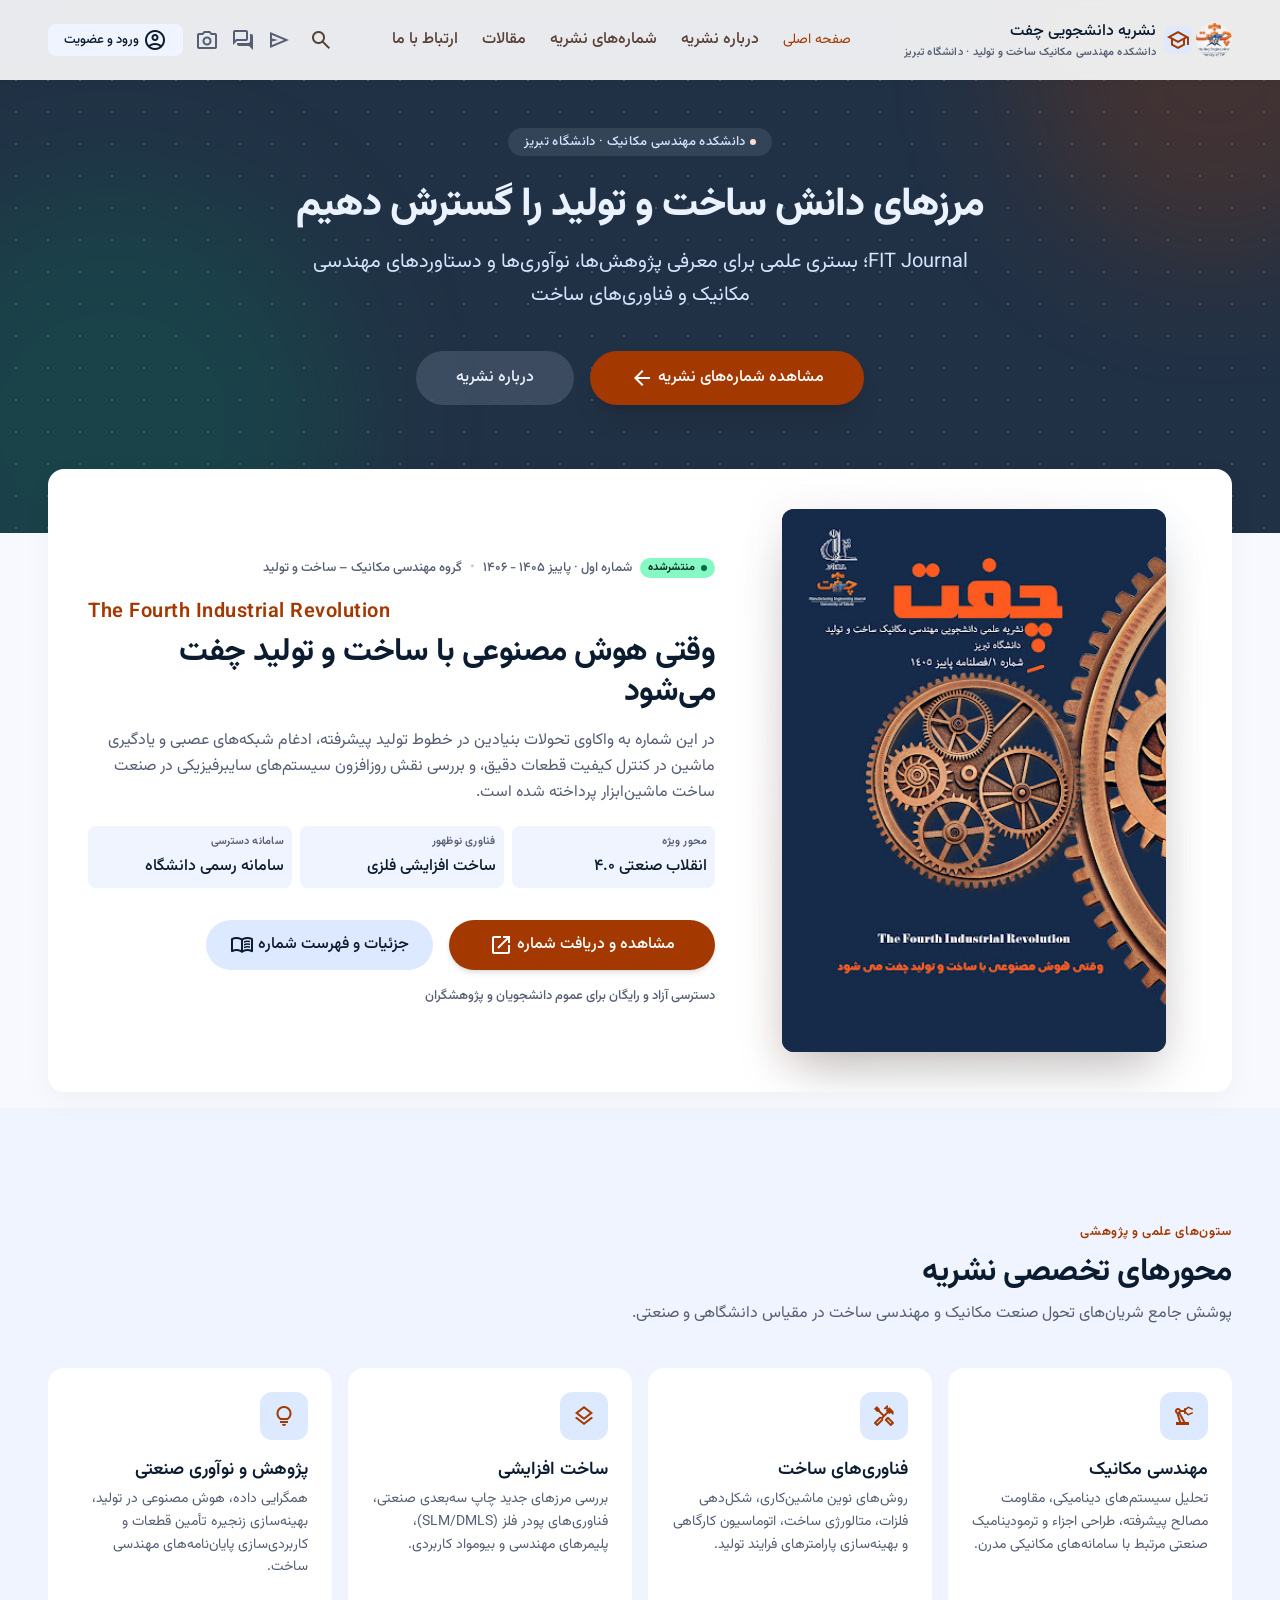
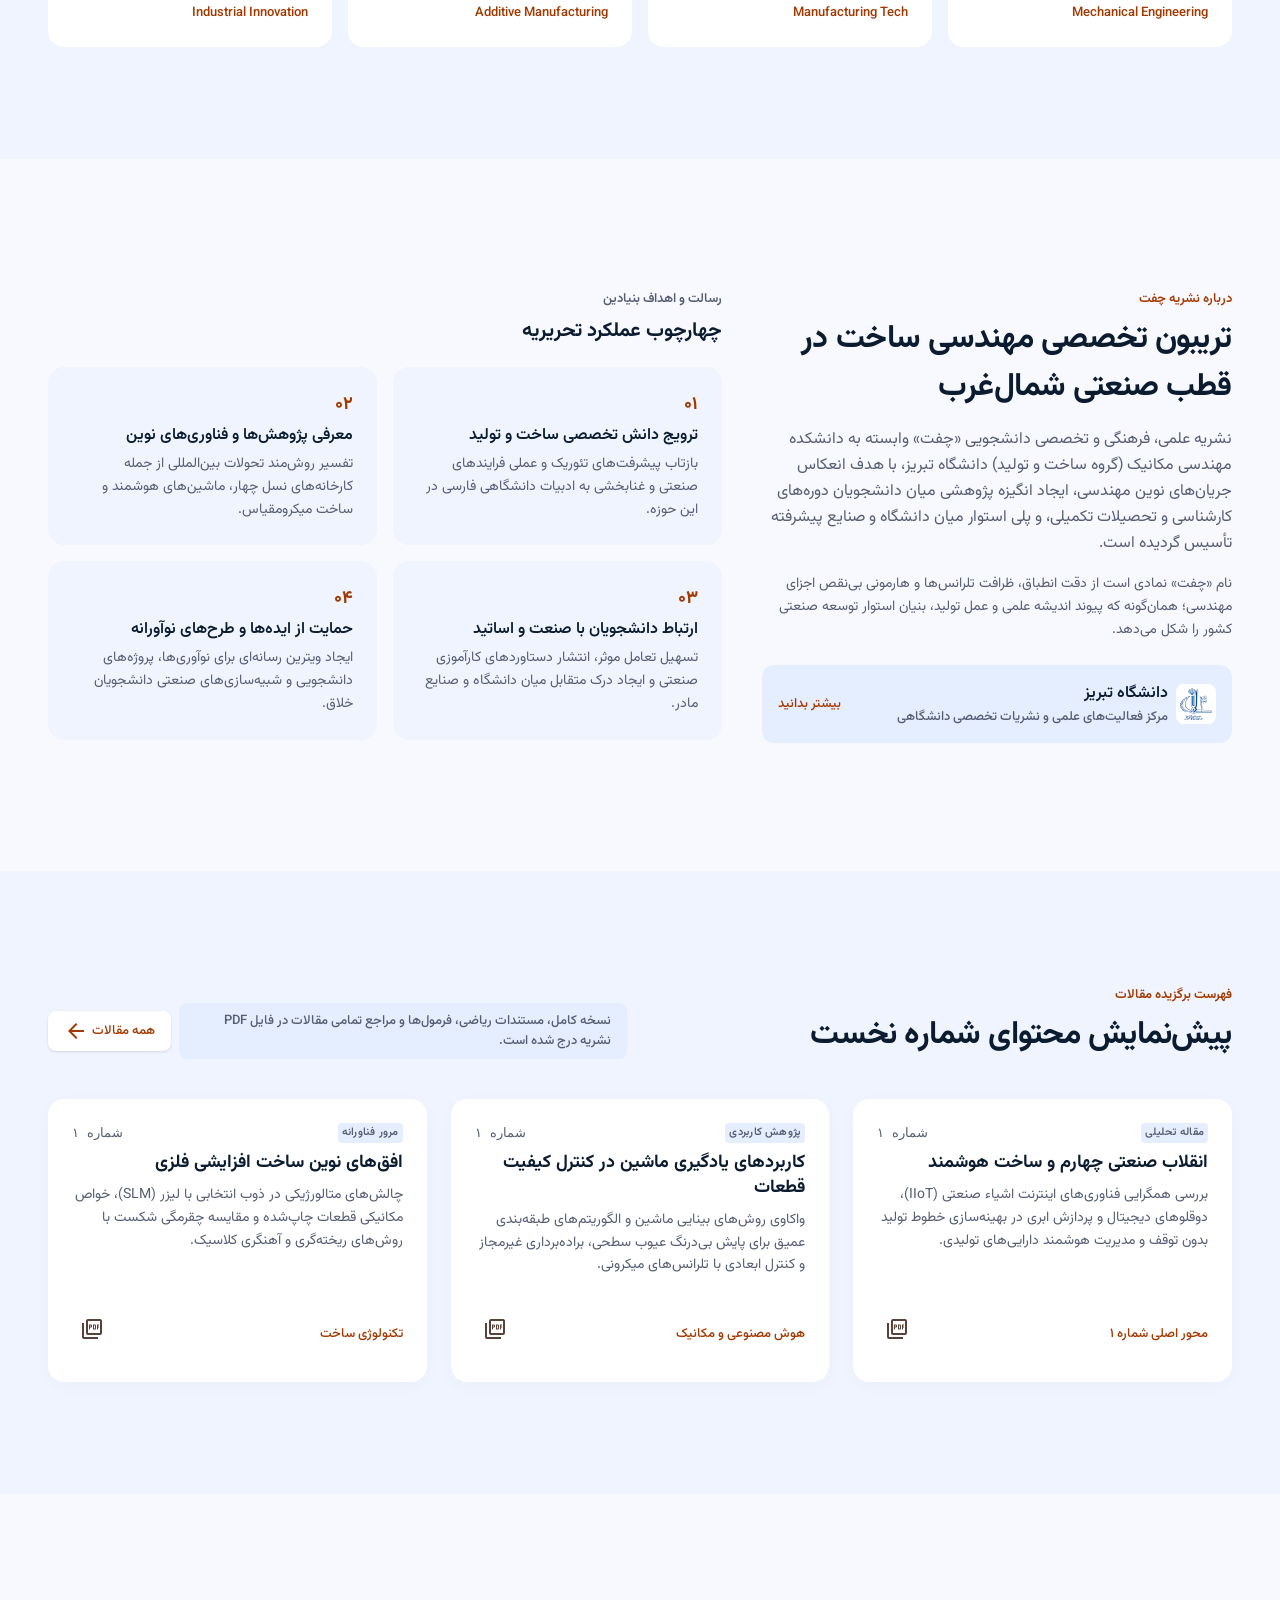
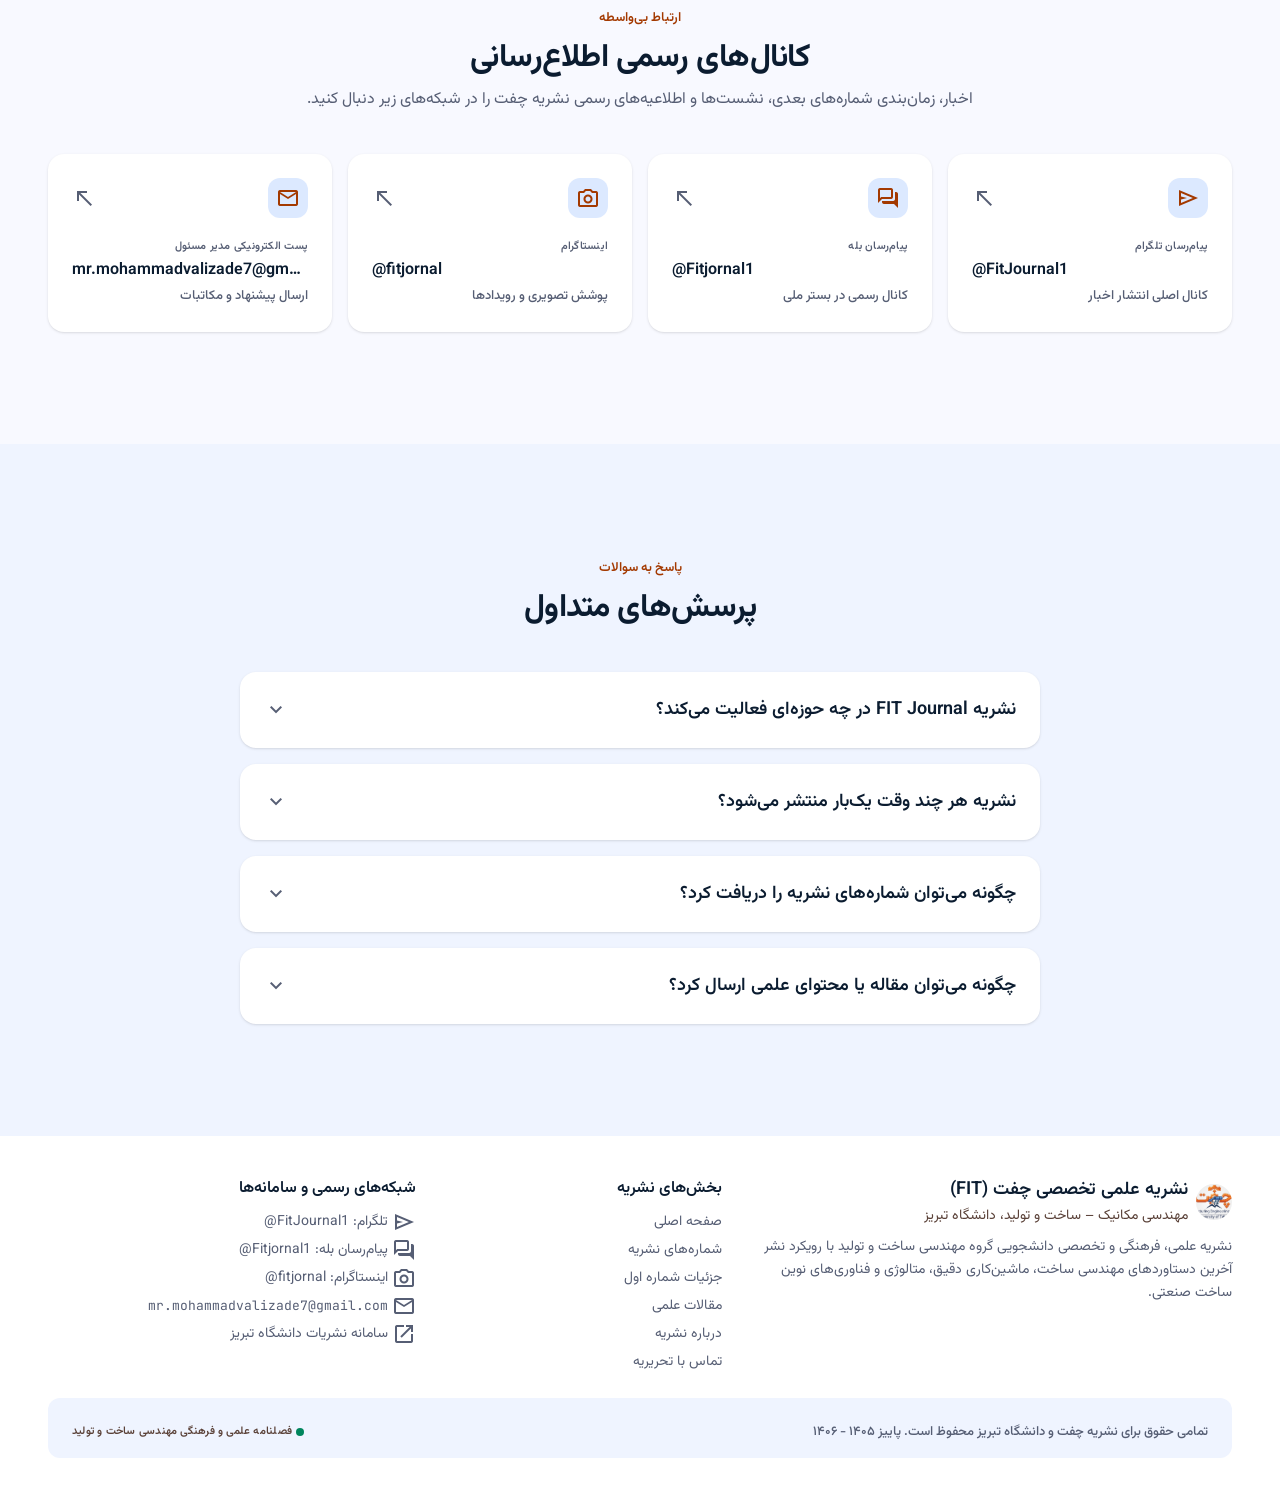
<file: index.html>
<!DOCTYPE html>
<html dir="rtl" lang="fa">
<head>
  <base href="./">
  <meta charset="utf-8" />
  <meta name="viewport" content="width=device-width, initial-scale=1.0" />
  <title>نشریه علمی تخصصی چفت (FIT) | دانشکده مهندسی مکانیک دانشگاه تبریز</title>
  <meta name="description" content="نشریه علمی، فرهنگی و تخصصی دانشجویی مهندسی مکانیک – ساخت و تولید (چفت) دانشگاه تبریز؛ بستری علمی برای معرفی پژوهش‌ها، نوآوری‌ها و فناوری‌های ساخت." />
  <meta property="og:title" content="نشریه علمی تخصصی چفت (FIT Journal) | دانشگاه تبریز" />
  <meta property="og:description" content="فصلنامه علمی تخصصی مهندسی مکانیک – ساخت و تولید، دانشگاه تبریز" />
  <meta property="og:type" content="website" />
  <link rel="icon" type="image/jpeg" href="assets/images/fit-journal-logo.jpg" />
  <link rel="stylesheet" href="assets/css/fonts.css" />
  <link rel="stylesheet" href="assets/css/style.css" />
</head>
<body class="bg-surface font-body-md text-body-md text-on-surface">
  <!-- Header -->
  <header class="fixed top-0 w-full z-50 bg-surface-container-lowest/90 backdrop-blur-xl shadow-[0_1px_8px_rgba(0,0,0,0.04)]">
    <div class="h-20 max-w-7xl mx-auto px-margin-mobile lg:px-margin flex items-center justify-between gap-space-md">
      <a href="index.html" class="flex items-center gap-space-sm group">
        <div class="flex items-center gap-space-xs">
          <img alt="لوگوی نشریه علمی تخصصی چفت" class="w-9 h-9 rounded-full object-cover bg-surface-container-low" src="assets/images/fit-journal-logo.jpg" />
          <div class="w-7 h-7 rounded-lg bg-surface-container-high flex items-center justify-center text-primary">
            <span class="material-symbols-outlined text-[18px]">school</span>
          </div>
        </div>
        <div class="flex flex-col">
          <span class="font-title-md text-title-md text-on-surface group-hover:text-primary transition-colors">نشریه دانشجویی چفت</span>
          <span class="font-label-sm text-label-sm text-secondary hidden sm:block">دانشکده مهندسی مکانیک ساخت و تولید · دانشگاه تبریز</span>
        </div>
      </a>

      <nav aria-label="منوی اصلی" class="hidden lg:flex items-center gap-space-lg">
        <a aria-current="page" class="transition-colors text-primary font-title-md" href="index.html">صفحه اصلی</a>
        <a class="font-title-md text-title-md text-on-surface-variant hover:text-on-surface transition-colors" href="about.html">درباره نشریه</a>
        <a class="font-title-md text-title-md text-on-surface-variant hover:text-on-surface transition-colors" href="issues.html">شماره‌های نشریه</a>
        <a class="font-title-md text-title-md text-on-surface-variant hover:text-on-surface transition-colors" href="articles.html">مقالات</a>
        <a class="font-title-md text-title-md text-on-surface-variant hover:text-on-surface transition-colors" href="contact.html">ارتباط با ما</a>
      </nav>

      <div class="flex items-center gap-space-sm">
        <button id="global-search-trigger" aria-label="جستجو در نشریه" class="w-9 h-9 rounded-lg flex items-center justify-center text-on-surface-variant hover:bg-surface-container-high hover:text-on-surface transition-colors" type="button">
          <span class="material-symbols-outlined text-[20px]">search</span>
        </button>
        <div class="hidden sm:flex items-center gap-space-xs">
          <a aria-label="تلگرام نشریه چفت" class="w-8 h-8 rounded-lg flex items-center justify-center text-secondary hover:bg-surface-container-high hover:text-on-surface transition-colors" href="https://t.me/FitJournal1" rel="noopener noreferrer" target="_blank" title="تلگرام">
            <span class="material-symbols-outlined text-[18px]">send</span>
          </a>
          <a aria-label="بله نشریه چفت" class="w-8 h-8 rounded-lg flex items-center justify-center text-secondary hover:bg-surface-container-high hover:text-on-surface transition-colors" href="https://ble.ir/Fitjornal1" rel="noopener noreferrer" target="_blank" title="بله">
            <span class="material-symbols-outlined text-[18px]">forum</span>
          </a>
          <a aria-label="اینستاگرام نشریه چفت" class="w-8 h-8 rounded-lg flex items-center justify-center text-secondary hover:bg-surface-container-high hover:text-on-surface transition-colors" href="https://www.instagram.com/fitjornal" rel="noopener noreferrer" target="_blank" title="اینستاگرام">
            <span class="material-symbols-outlined text-[18px]">photo_camera</span>
          </a>
        </div>
        <a class="hidden sm:flex items-center gap-space-xs px-space-md py-space-xs bg-surface-container-low text-on-surface hover:bg-surface-container-high rounded-lg transition-colors font-label-md text-label-md" href="account.html">
          <span class="material-symbols-outlined text-[18px]">account_circle</span>
          <span>ورود و عضویت</span>
        </a>
        <button id="mobile-menu-toggle" aria-label="باز کردن منو" aria-expanded="false" aria-controls="mobile-nav-drawer" class="lg:hidden w-9 h-9 rounded-lg flex items-center justify-center text-on-surface bg-surface-container-low hover:bg-surface-container-high transition-colors" type="button">
          <span class="material-symbols-outlined text-[22px]">menu</span>
        </button>
      </div>
    </div>
  </header>

  <!-- Mobile Navigation Drawer -->
  <div id="mobile-nav-drawer" class="fixed inset-0 z-50 hidden lg:hidden" role="dialog" aria-modal="true" aria-label="منوی موبایل">
    <div id="mobile-nav-backdrop" class="fixed inset-0 bg-inverse-surface/40 backdrop-blur-sm"></div>
    <div class="fixed top-0 right-0 bottom-0 w-72 max-w-[85vw] bg-surface-container-lowest shadow-2xl p-space-lg flex flex-col justify-between overflow-y-auto">
      <div class="flex flex-col gap-space-lg">
        <div class="flex items-center justify-between">
          <div class="flex items-center gap-space-xs">
            <img alt="لوگوی نشریه چفت" class="w-8 h-8 rounded-full object-cover" src="assets/images/fit-journal-logo.jpg" />
            <span class="font-title-md text-title-md text-on-surface font-bold">نشریه چفت</span>
          </div>
          <button id="mobile-menu-close" aria-label="بستن منو" class="w-8 h-8 rounded-lg flex items-center justify-center text-secondary hover:bg-surface-container-high" type="button">
            <span class="material-symbols-outlined text-[20px]">close</span>
          </button>
        </div>
        <nav class="flex flex-col gap-space-xs" aria-label="منوی موبایل">
          <a aria-current="page" class="px-space-md py-space-sm rounded-lg bg-surface-container-low text-primary font-title-md" href="index.html">صفحه اصلی</a>
          <a class="px-space-md py-space-sm rounded-lg text-on-surface-variant hover:bg-surface-container-low font-title-md" href="about.html">درباره نشریه</a>
          <a class="px-space-md py-space-sm rounded-lg text-on-surface-variant hover:bg-surface-container-low font-title-md" href="issues.html">شماره‌های نشریه</a>
          <a class="px-space-md py-space-sm rounded-lg text-on-surface-variant hover:bg-surface-container-low font-title-md" href="articles.html">مقالات</a>
          <a class="px-space-md py-space-sm rounded-lg text-on-surface-variant hover:bg-surface-container-low font-title-md" href="issue-details.html">جزئیات شماره اول</a>
          <a class="px-space-md py-space-sm rounded-lg text-on-surface-variant hover:bg-surface-container-low font-title-md" href="contact.html">ارتباط با ما</a>
          <a class="px-space-md py-space-sm rounded-lg bg-primary text-on-primary font-label-md mt-space-xs flex items-center justify-center gap-space-xs" href="account.html">
            <span class="material-symbols-outlined text-[18px]">account_circle</span>
            <span>ورود و عضویت</span>
          </a>
        </nav>
      </div>
      <div class="pt-space-lg flex flex-col gap-space-xs">
        <span class="font-label-sm text-label-sm text-secondary">شبکه‌های رسمی نشریه</span>
        <div class="flex items-center gap-space-xs">
          <a aria-label="تلگرام" class="w-9 h-9 rounded-lg bg-surface-container-low flex items-center justify-center text-secondary hover:text-primary" href="https://t.me/FitJournal1" rel="noopener noreferrer" target="_blank"><span class="material-symbols-outlined text-[18px]">send</span></a>
          <a aria-label="بله" class="w-9 h-9 rounded-lg bg-surface-container-low flex items-center justify-center text-secondary hover:text-primary" href="https://ble.ir/Fitjornal1" rel="noopener noreferrer" target="_blank"><span class="material-symbols-outlined text-[18px]">forum</span></a>
          <a aria-label="اینستاگرام" class="w-9 h-9 rounded-lg bg-surface-container-low flex items-center justify-center text-secondary hover:text-primary" href="https://www.instagram.com/fitjornal" rel="noopener noreferrer" target="_blank"><span class="material-symbols-outlined text-[18px]">photo_camera</span></a>
        </div>
      </div>
    </div>
  </div>

  <!-- Global Search Modal -->
  <div id="global-search-modal" class="fixed inset-0 z-50 hidden flex items-start justify-center pt-20 px-margin-mobile" role="dialog" aria-modal="true" aria-label="جستجو در نشریه چفت">
    <div id="global-search-backdrop" class="fixed inset-0 bg-inverse-surface/40 backdrop-blur-sm"></div>
    <div class="relative z-10 w-full max-w-2xl bg-surface-container-lowest rounded-xl shadow-2xl p-space-lg flex flex-col gap-space-md">
      <div class="flex items-center justify-between gap-space-sm">
        <div class="relative flex-1">
          <span class="material-symbols-outlined absolute right-3 top-1/2 -translate-y-1/2 text-secondary text-[20px]">search</span>
          <input id="global-search-input" type="text" class="w-full bg-surface-container-low text-on-surface pr-10 pl-space-md py-2.5 rounded-lg font-body-md text-body-md focus:outline-none focus:ring-2 focus:ring-primary/30" placeholder="جستجو در شماره‌ها، مقالات و بخش‌های نشریه..." />
        </div>
        <button id="global-search-close" aria-label="بستن جستجو" class="w-9 h-9 rounded-lg flex items-center justify-center text-secondary hover:bg-surface-container-high" type="button">
          <span class="material-symbols-outlined text-[20px]">close</span>
        </button>
      </div>
      <div id="global-search-results" class="flex flex-col gap-space-xs max-h-80 overflow-y-auto"></div>
    </div>
  </div>

  <main class="w-full pt-20 bg-surface min-h-[calc(100vh-5rem)]">
    <div class="flex flex-col w-full">
      <!-- HERO SECTION -->
      <section class="relative w-full overflow-hidden bg-inverse-surface text-inverse-on-surface -mt-20 pt-28 pb-32 flex items-center justify-center lg:py-32">
        <div class="absolute inset-0 opacity-20 pointer-events-none mix-blend-screen" style="background-image: radial-gradient(#d3e4fe 1px, transparent 1px); background-size: 32px 32px;"></div>
        <div class="absolute -top-32 -right-32 w-96 h-96 rounded-full bg-primary/25 blur-3xl pointer-events-none"></div>
        <div class="absolute -bottom-32 -left-32 w-[30rem] h-[30rem] rounded-full bg-tertiary-container/20 blur-3xl pointer-events-none"></div>
        <div class="relative z-10 max-w-5xl mx-auto px-margin-mobile lg:px-margin text-center flex flex-col items-center">
          <div class="inline-flex items-center gap-space-xs px-space-md py-1 rounded-full bg-surface-container-highest/10 backdrop-blur-md mb-space-lg">
            <span class="w-1.5 h-1.5 rounded-full bg-primary-fixed"></span>
            <span class="font-label-md text-label-md text-surface-variant font-medium tracking-wide">دانشکده مهندسی مکانیک · دانشگاه تبریز</span>
          </div>
          <h1 class="font-display-lg text-display-lg-mobile md:text-display-lg text-inverse-on-surface max-w-4xl tracking-tight leading-tight lg:leading-tight mb-space-md">
            مرزهای دانش ساخت و تولید را گسترش دهیم
          </h1>
          <p class="font-headline-sm text-headline-sm text-surface-variant max-w-2xl font-normal leading-relaxed mb-space-xl">
            FIT Journal؛ بستری علمی برای معرفی پژوهش‌ها، نوآوری‌ها و دستاوردهای مهندسی مکانیک و فناوری‌های ساخت
          </p>
          <div class="flex flex-wrap items-center justify-center gap-space-md w-full sm:w-auto">
            <a class="w-full sm:w-auto px-space-xl py-3.5 rounded-full bg-primary hover:bg-primary-container text-on-primary font-title-md text-title-md transition-all duration-300 shadow-xl flex items-center justify-center gap-space-xs group" href="issues.html">
              <span>مشاهده شماره‌های نشریه</span>
              <span class="material-symbols-outlined text-[20px] transition-transform duration-200 group-hover:-translate-x-1">arrow_back</span>
            </a>
            <a class="w-full sm:w-auto px-space-xl py-3.5 rounded-full bg-surface-container-highest/15 hover:bg-surface-container-highest/25 text-inverse-on-surface backdrop-blur-md font-title-md text-title-md transition-all duration-300 flex items-center justify-center" href="about.html">
              درباره نشریه
            </a>
          </div>
        </div>
      </section>

      <!-- LATEST ISSUE SPOTLIGHT -->
      <section class="w-full max-w-7xl mx-auto px-margin-mobile lg:px-margin py-space-md -mt-20 relative z-10" id="latest-issue">
        <div class="bg-surface-container-lowest rounded-2xl p-space-lg lg:p-space-xl shadow-[0_8px_30px_rgb(0,0,0,0.04)] overflow-hidden">
          <div class="grid grid-cols-1 lg:grid-cols-12 gap-space-xl items-center">
            <!-- Magazine Cover Column -->
            <div class="lg:col-span-5 flex justify-center">
              <a href="issue-details.html" class="relative group max-w-xs sm:max-w-sm w-full block" title="مشاهده جزئیات شماره اول نشریه چفت">
                <div class="absolute -inset-2 bg-gradient-to-tr from-primary/20 to-surface-variant/30 rounded-2xl blur-lg opacity-40 group-hover:opacity-75 transition duration-500"></div>
                <div class="relative overflow-hidden rounded-xl bg-inverse-surface shadow-2xl">
                  <img alt="جلد شماره ۱ نشریه علمی دانشجویی چفت - پاییز ۱۴۰۵" class="w-full h-auto object-cover transform duration-500 group-hover:scale-[1.02]" src="assets/images/issue-01-cover.jpg" />
                </div>
              </a>
            </div>

            <!-- Meta & Executive Summary Column -->
            <div class="lg:col-span-7 flex flex-col gap-space-md">
              <div class="flex flex-wrap items-center gap-space-sm">
                <span class="inline-flex items-center gap-1.5 px-space-sm py-0.5 rounded-full bg-tertiary-fixed text-on-tertiary-fixed font-label-sm text-label-sm">
                  <span class="w-1.5 h-1.5 rounded-full bg-tertiary"></span>
                  منتشرشده
                </span>
                <span class="font-label-md text-label-md text-secondary">شماره اول · پاییز ۱۴۰۵ - ۱۴۰۶</span>
                <span class="text-outline-variant">•</span>
                <span class="font-label-md text-label-md text-secondary">گروه مهندسی مکانیک – ساخت و تولید</span>
              </div>

              <div class="flex flex-col gap-space-xs">
                <span class="font-headline-sm text-headline-sm text-primary tracking-wide" dir="ltr">The Fourth Industrial Revolution</span>
                <h2 class="font-headline-lg text-headline-lg-mobile md:text-headline-lg text-on-surface font-bold leading-tight">
                  وقتی هوش مصنوعی با ساخت و تولید چفت می‌شود
                </h2>
              </div>

              <p class="font-body-lg text-body-lg text-secondary leading-relaxed">
                در این شماره به واکاوی تحولات بنیادین در خطوط تولید پیشرفته، ادغام شبکه‌های عصبی و یادگیری ماشین در کنترل کیفیت قطعات دقیق، و بررسی نقش روزافزون سیستم‌های سایبرفیزیکی در صنعت ساخت ماشین‌ابزار پرداخته شده است.
              </p>

              <div class="grid grid-cols-2 sm:grid-cols-3 gap-space-sm pt-space-xs">
                <div class="p-space-sm rounded-lg bg-surface-container-low flex flex-col gap-1">
                  <span class="font-label-sm text-label-sm text-secondary">محور ویژه</span>
                  <span class="font-title-md text-title-md text-on-surface">انقلاب صنعتی ۴.۰</span>
                </div>
                <div class="p-space-sm rounded-lg bg-surface-container-low flex flex-col gap-1">
                  <span class="font-label-sm text-label-sm text-secondary">فناوری نوظهور</span>
                  <span class="font-title-md text-title-md text-on-surface">ساخت افزایشی فلزی</span>
                </div>
                <div class="p-space-sm rounded-lg bg-surface-container-low flex flex-col gap-1 col-span-2 sm:col-span-1">
                  <span class="font-label-sm text-label-sm text-secondary">سامانه دسترسی</span>
                  <span class="font-title-md text-title-md text-on-surface">سامانه رسمی دانشگاه</span>
                </div>
              </div>

              <div class="pt-space-md flex flex-col sm:flex-row items-stretch sm:items-center gap-space-md">
                <a class="px-space-xl py-3 rounded-full bg-primary hover:bg-primary-container text-on-primary font-title-md text-title-md transition-colors flex items-center justify-center gap-space-xs shadow-md" href="https://stjournals.tabrizu.ac.ir/fa/page/13304/" rel="noopener noreferrer" target="_blank">
                  <span>مشاهده و دریافت شماره</span>
                  <span class="material-symbols-outlined text-[18px]">open_in_new</span>
                </a>
                <a class="px-space-lg py-3 rounded-full bg-surface-container-high hover:bg-surface-container-highest text-on-surface font-title-md text-title-md transition-colors flex items-center justify-center gap-space-xs" href="issue-details.html">
                  <span>جزئیات و فهرست شماره</span>
                  <span class="material-symbols-outlined text-[18px]">menu_book</span>
                </a>
              </div>
              <span class="font-label-md text-label-md text-secondary">دسترسی آزاد و رایگان برای عموم دانشجویان و پژوهشگران</span>
            </div>
          </div>
        </div>
      </section>

      <!-- JOURNAL HIGHLIGHTS -->
      <section class="w-full bg-surface-container-low py-space-xl lg:py-28">
        <div class="max-w-7xl mx-auto px-margin-mobile lg:px-margin">
          <div class="max-w-2xl mb-space-xl">
            <span class="font-label-md text-label-md text-primary font-semibold tracking-wider">ستون‌های علمی و پژوهشی</span>
            <h2 class="font-headline-lg text-headline-lg text-on-surface font-bold mt-1">محورهای تخصصی نشریه</h2>
            <p class="font-body-lg text-body-lg text-secondary mt-space-xs">پوشش جامع شریان‌های تحول صنعت مکانیک و مهندسی ساخت در مقیاس دانشگاهی و صنعتی.</p>
          </div>
          <div class="grid grid-cols-1 sm:grid-cols-2 lg:grid-cols-4 gap-space-md">
            <div class="p-space-lg rounded-2xl bg-surface-container-lowest flex flex-col justify-between h-full transition duration-300 hover:shadow-lg">
              <div>
                <div class="w-12 h-12 rounded-xl bg-surface-container-high text-primary flex items-center justify-center mb-space-md">
                  <span class="material-symbols-outlined text-[28px]">precision_manufacturing</span>
                </div>
                <h3 class="font-title-lg text-title-lg text-on-surface font-semibold mb-space-xs">مهندسی مکانیک</h3>
                <p class="font-body-md text-body-md text-secondary leading-relaxed">تحلیل سیستم‌های دینامیکی، مقاومت مصالح پیشرفته، طراحی اجزاء و ترمودینامیک صنعتی مرتبط با سامانه‌های مکانیکی مدرن.</p>
              </div>
              <div class="mt-space-md pt-space-sm flex items-center text-primary font-label-md text-label-md">
                <span>Mechanical Engineering</span>
              </div>
            </div>
            <div class="p-space-lg rounded-2xl bg-surface-container-lowest flex flex-col justify-between h-full transition duration-300 hover:shadow-lg">
              <div>
                <div class="w-12 h-12 rounded-xl bg-surface-container-high text-primary flex items-center justify-center mb-space-md">
                  <span class="material-symbols-outlined text-[28px]">handyman</span>
                </div>
                <h3 class="font-title-lg text-title-lg text-on-surface font-semibold mb-space-xs">فناوری‌های ساخت</h3>
                <p class="font-body-md text-body-md text-secondary leading-relaxed">روش‌های نوین ماشین‌کاری، شکل‌دهی فلزات، متالورژی ساخت، اتوماسیون کارگاهی و بهینه‌سازی پارامترهای فرایند تولید.</p>
              </div>
              <div class="mt-space-md pt-space-sm flex items-center text-primary font-label-md text-label-md">
                <span>Manufacturing Tech</span>
              </div>
            </div>
            <div class="p-space-lg rounded-2xl bg-surface-container-lowest flex flex-col justify-between h-full transition duration-300 hover:shadow-lg">
              <div>
                <div class="w-12 h-12 rounded-xl bg-surface-container-high text-primary flex items-center justify-center mb-space-md">
                  <span class="material-symbols-outlined text-[28px]">layers</span>
                </div>
                <h3 class="font-title-lg text-title-lg text-on-surface font-semibold mb-space-xs">ساخت افزایشی</h3>
                <p class="font-body-md text-body-md text-secondary leading-relaxed">بررسی مرزهای جدید چاپ سه‌بعدی صنعتی، فناوری‌های پودر فلز (SLM/DMLS)، پلیمرهای مهندسی و بیومواد کاربردی.</p>
              </div>
              <div class="mt-space-md pt-space-sm flex items-center text-primary font-label-md text-label-md">
                <span>Additive Manufacturing</span>
              </div>
            </div>
            <div class="p-space-lg rounded-2xl bg-surface-container-lowest flex flex-col justify-between h-full transition duration-300 hover:shadow-lg">
              <div>
                <div class="w-12 h-12 rounded-xl bg-surface-container-high text-primary flex items-center justify-center mb-space-md">
                  <span class="material-symbols-outlined text-[28px]">lightbulb</span>
                </div>
                <h3 class="font-title-lg text-title-lg text-on-surface font-semibold mb-space-xs">پژوهش و نوآوری صنعتی</h3>
                <p class="font-body-md text-body-md text-secondary leading-relaxed">همگرایی داده، هوش مصنوعی در تولید، بهینه‌سازی زنجیره تأمین قطعات و کاربردی‌سازی پایان‌نامه‌های مهندسی ساخت.</p>
              </div>
              <div class="mt-space-md pt-space-sm flex items-center text-primary font-label-md text-label-md">
                <span>Industrial Innovation</span>
              </div>
            </div>
          </div>
        </div>
      </section>

      <!-- ABOUT THE JOURNAL & EDITORIAL PILLARS -->
      <section class="w-full max-w-7xl mx-auto px-margin-mobile lg:px-margin py-space-xl lg:py-32" id="about-journal">
        <div class="grid grid-cols-1 lg:grid-cols-12 gap-space-xl items-start">
          <div class="lg:col-span-5 flex flex-col gap-space-md">
            <div>
              <span class="font-label-md text-label-md text-primary font-semibold">درباره نشریه چفت</span>
              <h2 class="font-headline-lg text-headline-lg text-on-surface font-bold mt-1">تریبون تخصصی مهندسی ساخت در قطب صنعتی شمال‌غرب</h2>
            </div>
            <p class="font-body-lg text-body-lg text-secondary leading-relaxed">
              نشریه علمی، فرهنگی و تخصصی دانشجویی «چفت» وابسته به دانشکده مهندسی مکانیک (گروه ساخت و تولید) دانشگاه تبریز، با هدف انعکاس جریان‌های نوین مهندسی، ایجاد انگیزه پژوهشی میان دانشجویان دوره‌های کارشناسی و تحصیلات تکمیلی، و پلی استوار میان دانشگاه و صنایع پیشرفته تأسیس گردیده است.
            </p>
            <p class="font-body-md text-body-md text-secondary leading-relaxed">
              نام «چفت» نمادی است از دقت انطباق، ظرافت تلرانس‌ها و هارمونی بی‌نقص اجزای مهندسی؛ همان‌گونه که پیوند اندیشه علمی و عمل تولید، بنیان استوار توسعه صنعتی کشور را شکل می‌دهد.
            </p>
            <div class="p-space-md rounded-xl bg-surface-container flex items-center justify-between gap-space-sm mt-space-sm">
              <div class="flex items-center gap-space-sm">
                <img alt="نشان رسمی دانشگاه تبریز" class="w-10 h-10 object-contain rounded-lg bg-surface-container-lowest p-1" src="assets/images/university-logo.jpg" />
                <div class="flex flex-col">
                  <span class="font-title-md text-title-md text-on-surface font-semibold">دانشگاه تبریز</span>
                  <span class="font-label-md text-label-md text-secondary">مرکز فعالیت‌های علمی و نشریات تخصصی دانشگاهی</span>
                </div>
              </div>
              <a href="about.html" class="font-label-md text-label-md text-primary hover:underline shrink-0">بیشتر بدانید</a>
            </div>
          </div>

          <div class="lg:col-span-7 flex flex-col gap-space-md">
            <div class="mb-space-xs">
              <span class="font-label-md text-label-md text-secondary uppercase font-semibold">رسالت و اهداف بنیادین</span>
              <h3 class="font-headline-sm text-headline-sm text-on-surface font-bold mt-1">چهارچوب عملکرد تحریریه</h3>
            </div>
            <div class="grid grid-cols-1 sm:grid-cols-2 gap-space-md">
              <div class="p-space-lg rounded-2xl bg-surface-container-low flex flex-col gap-space-xs">
                <div class="font-title-lg text-title-lg text-primary font-bold">۰۱</div>
                <h4 class="font-title-md text-title-md text-on-surface font-semibold">ترویج دانش تخصصی ساخت و تولید</h4>
                <p class="font-body-md text-body-md text-secondary leading-relaxed">بازتاب پیشرفت‌های تئوریک و عملی فرایندهای صنعتی و غنابخشی به ادبیات دانشگاهی فارسی در این حوزه.</p>
              </div>
              <div class="p-space-lg rounded-2xl bg-surface-container-low flex flex-col gap-space-xs">
                <div class="font-title-lg text-title-lg text-primary font-bold">۰۲</div>
                <h4 class="font-title-md text-title-md text-on-surface font-semibold">معرفی پژوهش‌ها و فناوری‌های نوین</h4>
                <p class="font-body-md text-body-md text-secondary leading-relaxed">تفسیر روش‌مند تحولات بین‌المللی از جمله کارخانه‌های نسل چهار، ماشین‌های هوشمند و ساخت میکرومقیاس.</p>
              </div>
              <div class="p-space-lg rounded-2xl bg-surface-container-low flex flex-col gap-space-xs">
                <div class="font-title-lg text-title-lg text-primary font-bold">۰۳</div>
                <h4 class="font-title-md text-title-md text-on-surface font-semibold">ارتباط دانشجویان با صنعت و اساتید</h4>
                <p class="font-body-md text-body-md text-secondary leading-relaxed">تسهیل تعامل موثر، انتشار دستاوردهای کارآموزی صنعتی و ایجاد درک متقابل میان دانشگاه و صنایع مادر.</p>
              </div>
              <div class="p-space-lg rounded-2xl bg-surface-container-low flex flex-col gap-space-xs">
                <div class="font-title-lg text-title-lg text-primary font-bold">۰۴</div>
                <h4 class="font-title-md text-title-md text-on-surface font-semibold">حمایت از ایده‌ها و طرح‌های نوآورانه</h4>
                <p class="font-body-md text-body-md text-secondary leading-relaxed">ایجاد ویترین رسانه‌ای برای نوآوری‌ها، پروژه‌های دانشجویی و شبیه‌سازی‌های صنعتی دانشجویان خلاق.</p>
              </div>
            </div>
          </div>
        </div>
      </section>

      <!-- ARTICLES PREVIEW -->
      <section class="w-full bg-surface-container-low py-space-xl lg:py-28">
        <div class="max-w-7xl mx-auto px-margin-mobile lg:px-margin">
          <div class="flex flex-col md:flex-row md:items-end justify-between mb-space-xl gap-space-md">
            <div>
              <span class="font-label-md text-label-md text-primary font-semibold">فهرست برگزیده مقالات</span>
              <h2 class="font-headline-lg text-headline-lg text-on-surface font-bold mt-1">پیش‌نمایش محتوای شماره نخست</h2>
            </div>
            <div class="flex flex-col sm:flex-row sm:items-center gap-space-sm">
              <div class="p-space-sm px-space-md rounded-lg bg-surface-container font-label-md text-label-md text-secondary max-w-md">
                نسخه کامل، مستندات ریاضی، فرمول‌ها و مراجع تمامی مقالات در فایل PDF نشریه درج شده است.
              </div>
              <a href="articles.html" class="px-space-md py-space-sm rounded-lg bg-surface-container-lowest hover:bg-surface-container-high text-primary font-label-md text-label-md shadow-sm transition-colors flex items-center justify-center gap-1 shrink-0">
                <span>همه مقالات</span>
                <span class="material-symbols-outlined text-[16px]">arrow_back</span>
              </a>
            </div>
          </div>

          <div class="grid grid-cols-1 md:grid-cols-3 gap-space-lg">
            <div class="bg-surface-container-lowest rounded-2xl p-space-lg flex flex-col justify-between h-full shadow-[0_4px_20px_-2px_rgba(15,23,42,0.03)] hover:shadow-md transition-shadow">
              <div>
                <div class="flex items-center justify-between mb-space-sm">
                  <span class="px-space-xs py-0.5 rounded bg-surface-container text-secondary font-label-sm text-label-sm">مقاله تحلیلی</span>
                  <span class="font-technical-code text-technical-code text-secondary">شماره ۱</span>
                </div>
                <h3 class="font-title-lg text-title-lg text-on-surface font-bold mb-space-sm leading-snug">
                  انقلاب صنعتی چهارم و ساخت هوشمند
                </h3>
                <p class="font-body-md text-body-md text-secondary leading-relaxed line-clamp-3 mb-space-md">
                  بررسی همگرایی فناوری‌های اینترنت اشیاء صنعتی (IIoT)، دوقلوهای دیجیتال و پردازش ابری در بهینه‌سازی خطوط تولید بدون توقف و مدیریت هوشمند دارایی‌های تولیدی.
                </p>
              </div>
              <div class="pt-space-md flex items-center justify-between">
                <a href="articles.html" class="font-label-md text-label-md text-primary hover:underline">محور اصلی شماره ۱</a>
                <a class="p-2 rounded-lg hover:bg-surface-container text-on-surface-variant transition-colors" href="https://stjournals.tabrizu.ac.ir/fa/page/13304/" rel="noopener noreferrer" target="_blank" title="مطالعه در نسخه PDF">
                  <span class="material-symbols-outlined text-[20px]">picture_as_pdf</span>
                </a>
              </div>
            </div>

            <div class="bg-surface-container-lowest rounded-2xl p-space-lg flex flex-col justify-between h-full shadow-[0_4px_20px_-2px_rgba(15,23,42,0.03)] hover:shadow-md transition-shadow">
              <div>
                <div class="flex items-center justify-between mb-space-sm">
                  <span class="px-space-xs py-0.5 rounded bg-surface-container text-secondary font-label-sm text-label-sm">پژوهش کاربردی</span>
                  <span class="font-technical-code text-technical-code text-secondary">شماره ۱</span>
                </div>
                <h3 class="font-title-lg text-title-lg text-on-surface font-bold mb-space-sm leading-snug">
                  کاربردهای یادگیری ماشین در کنترل کیفیت قطعات
                </h3>
                <p class="font-body-md text-body-md text-secondary leading-relaxed line-clamp-3 mb-space-md">
                  واکاوی روش‌های بینایی ماشین و الگوریتم‌های طبقه‌بندی عمیق برای پایش بی‌درنگ عیوب سطحی، براده‌برداری غیرمجاز و کنترل ابعادی با تلرانس‌های میکرونی.
                </p>
              </div>
              <div class="pt-space-md flex items-center justify-between">
                <a href="articles.html" class="font-label-md text-label-md text-primary hover:underline">هوش مصنوعی و مکانیک</a>
                <a class="p-2 rounded-lg hover:bg-surface-container text-on-surface-variant transition-colors" href="https://stjournals.tabrizu.ac.ir/fa/page/13304/" rel="noopener noreferrer" target="_blank" title="مطالعه در نسخه PDF">
                  <span class="material-symbols-outlined text-[20px]">picture_as_pdf</span>
                </a>
              </div>
            </div>

            <div class="bg-surface-container-lowest rounded-2xl p-space-lg flex flex-col justify-between h-full shadow-[0_4px_20px_-2px_rgba(15,23,42,0.03)] hover:shadow-md transition-shadow">
              <div>
                <div class="flex items-center justify-between mb-space-sm">
                  <span class="px-space-xs py-0.5 rounded bg-surface-container text-secondary font-label-sm text-label-sm">مرور فناورانه</span>
                  <span class="font-technical-code text-technical-code text-secondary">شماره ۱</span>
                </div>
                <h3 class="font-title-lg text-title-lg text-on-surface font-bold mb-space-sm leading-snug">
                  افق‌های نوین ساخت افزایشی فلزی
                </h3>
                <p class="font-body-md text-body-md text-secondary leading-relaxed line-clamp-3 mb-space-md">
                  چالش‌های متالورژیکی در ذوب انتخابی با لیزر (SLM)، خواص مکانیکی قطعات چاپ‌شده و مقایسه چقرمگی شکست با روش‌های ریخته‌گری و آهنگری کلاسیک.
                </p>
              </div>
              <div class="pt-space-md flex items-center justify-between">
                <a href="articles.html" class="font-label-md text-label-md text-primary hover:underline">تکنولوژی ساخت</a>
                <a class="p-2 rounded-lg hover:bg-surface-container text-on-surface-variant transition-colors" href="https://stjournals.tabrizu.ac.ir/fa/page/13304/" rel="noopener noreferrer" target="_blank" title="مطالعه در نسخه PDF">
                  <span class="material-symbols-outlined text-[20px]">picture_as_pdf</span>
                </a>
              </div>
            </div>
          </div>
        </div>
      </section>

      <!-- SOCIAL MEDIA & OFFICIAL CHANNELS -->
      <section class="w-full max-w-7xl mx-auto px-margin-mobile lg:px-margin py-space-xl lg:py-28">
        <div class="text-center max-w-2xl mx-auto mb-space-xl">
          <span class="font-label-md text-label-md text-primary font-semibold">ارتباط بی‌واسطه</span>
          <h2 class="font-headline-lg text-headline-lg text-on-surface font-bold mt-1">کانال‌های رسمی اطلاع‌رسانی</h2>
          <p class="font-body-lg text-body-lg text-secondary mt-space-xs">اخبار، زمان‌بندی شماره‌های بعدی، نشست‌ها و اطلاعیه‌های رسمی نشریه چفت را در شبکه‌های زیر دنبال کنید.</p>
        </div>
        <div class="grid grid-cols-1 sm:grid-cols-2 lg:grid-cols-4 gap-space-md">
          <a class="p-space-lg rounded-2xl bg-surface-container-lowest hover:bg-surface-container-low transition-all duration-300 flex flex-col justify-between group shadow-sm" href="https://t.me/FitJournal1" rel="noopener noreferrer" target="_blank">
            <div class="flex items-center justify-between">
              <div class="w-10 h-10 rounded-xl bg-surface-container-high text-primary flex items-center justify-center">
                <span class="material-symbols-outlined text-[22px]">send</span>
              </div>
              <span class="material-symbols-outlined text-secondary group-hover:text-primary transition-colors text-[20px]">north_west</span>
            </div>
            <div class="mt-space-md">
              <span class="font-label-sm text-label-sm text-secondary">پیام‌رسان تلگرام</span>
              <h4 class="font-title-md text-title-md text-on-surface font-semibold" dir="ltr">@FitJournal1</h4>
              <span class="font-label-md text-label-md text-secondary">کانال اصلی انتشار اخبار</span>
            </div>
          </a>
          <a class="p-space-lg rounded-2xl bg-surface-container-lowest hover:bg-surface-container-low transition-all duration-300 flex flex-col justify-between group shadow-sm" href="https://ble.ir/Fitjornal1" rel="noopener noreferrer" target="_blank">
            <div class="flex items-center justify-between">
              <div class="w-10 h-10 rounded-xl bg-surface-container-high text-primary flex items-center justify-center">
                <span class="material-symbols-outlined text-[22px]">forum</span>
              </div>
              <span class="material-symbols-outlined text-secondary group-hover:text-primary transition-colors text-[20px]">north_west</span>
            </div>
            <div class="mt-space-md">
              <span class="font-label-sm text-label-sm text-secondary">پیام‌رسان بله</span>
              <h4 class="font-title-md text-title-md text-on-surface font-semibold" dir="ltr">@Fitjornal1</h4>
              <span class="font-label-md text-label-md text-secondary">کانال رسمی در بستر ملی</span>
            </div>
          </a>
          <a class="p-space-lg rounded-2xl bg-surface-container-lowest hover:bg-surface-container-low transition-all duration-300 flex flex-col justify-between group shadow-sm" href="https://www.instagram.com/fitjornal" rel="noopener noreferrer" target="_blank">
            <div class="flex items-center justify-between">
              <div class="w-10 h-10 rounded-xl bg-surface-container-high text-primary flex items-center justify-center">
                <span class="material-symbols-outlined text-[22px]">photo_camera</span>
              </div>
              <span class="material-symbols-outlined text-secondary group-hover:text-primary transition-colors text-[20px]">north_west</span>
            </div>
            <div class="mt-space-md">
              <span class="font-label-sm text-label-sm text-secondary">اینستاگرام</span>
              <h4 class="font-title-md text-title-md text-on-surface font-semibold" dir="ltr">@fitjornal</h4>
              <span class="font-label-md text-label-md text-secondary">پوشش تصویری و رویدادها</span>
            </div>
          </a>
          <a class="p-space-lg rounded-2xl bg-surface-container-lowest hover:bg-surface-container-low transition-all duration-300 flex flex-col justify-between group shadow-sm" href="mailto:mr.mohammadvalizade7@gmail.com">
            <div class="flex items-center justify-between">
              <div class="w-10 h-10 rounded-xl bg-surface-container-high text-primary flex items-center justify-center">
                <span class="material-symbols-outlined text-[22px]">mail</span>
              </div>
              <span class="material-symbols-outlined text-secondary group-hover:text-primary transition-colors text-[20px]">north_west</span>
            </div>
            <div class="mt-space-md">
              <span class="font-label-sm text-label-sm text-secondary">پست الکترونیکی مدیر مسئول</span>
              <h4 class="font-title-md text-title-md text-on-surface font-semibold truncate" dir="ltr">mr.mohammadvalizade7@gmail.com</h4>
              <span class="font-label-md text-label-md text-secondary">ارسال پیشنهاد و مکاتبات</span>
            </div>
          </a>
        </div>
      </section>

      <!-- FAQ SECTION -->
      <section class="w-full bg-surface-container-low py-space-xl lg:py-28">
        <div class="max-w-4xl mx-auto px-margin-mobile lg:px-margin">
          <div class="text-center mb-space-xl">
            <span class="font-label-md text-label-md text-primary font-semibold">پاسخ به سوالات</span>
            <h2 class="font-headline-lg text-headline-lg text-on-surface font-bold mt-1">پرسش‌های متداول</h2>
          </div>
          <div class="flex flex-col gap-space-md" id="faq-accordion">
            <div class="faq-item bg-surface-container-lowest rounded-2xl overflow-hidden shadow-sm transition-all duration-200">
              <button aria-expanded="false" class="faq-toggle w-full p-space-lg flex items-center justify-between text-right font-title-lg text-title-lg text-on-surface font-semibold" type="button">
                <span>نشریه FIT Journal در چه حوزه‌ای فعالیت می‌کند؟</span>
                <span class="material-symbols-outlined text-secondary transition-transform duration-300 transform">expand_more</span>
              </button>
              <div class="faq-content px-space-lg pb-space-lg text-secondary font-body-lg text-body-lg leading-relaxed hidden">
                این نشریه به‌طور ویژه بر محورهای مهندسی مکانیک با گرایش ساخت و تولید، فناوری‌های پیشرفته ماشین‌کاری، ساخت افزایشی (چاپ سه‌بعدی صنعتی)، متالورژی کاربردی، سیستم‌های کنترل کیفیت مبتنی بر هوش مصنوعی و اتوماسیون صنعتی تمرکز دارد.
              </div>
            </div>
            <div class="faq-item bg-surface-container-lowest rounded-2xl overflow-hidden shadow-sm transition-all duration-200">
              <button aria-expanded="false" class="faq-toggle w-full p-space-lg flex items-center justify-between text-right font-title-lg text-title-lg text-on-surface font-semibold" type="button">
                <span>نشریه هر چند وقت یک‌بار منتشر می‌شود؟</span>
                <span class="material-symbols-outlined text-secondary transition-transform duration-300 transform">expand_more</span>
              </button>
              <div class="faq-content px-space-lg pb-space-lg text-secondary font-body-lg text-body-lg leading-relaxed hidden">
                نشریه چفت به‌صورت فصلنامه علمی، دانشجویی و فرهنگی وابسته به دانشگاه تبریز تدوین گردیده و طبق برنامه انتشار در دسترس علاقه‌مندان قرار می‌گیرد.
              </div>
            </div>
            <div class="faq-item bg-surface-container-lowest rounded-2xl overflow-hidden shadow-sm transition-all duration-200">
              <button aria-expanded="false" class="faq-toggle w-full p-space-lg flex items-center justify-between text-right font-title-lg text-title-lg text-on-surface font-semibold" type="button">
                <span>چگونه می‌توان شماره‌های نشریه را دریافت کرد؟</span>
                <span class="material-symbols-outlined text-secondary transition-transform duration-300 transform">expand_more</span>
              </button>
              <div class="faq-content px-space-lg pb-space-lg text-secondary font-body-lg text-body-lg leading-relaxed hidden">
                تمامی شماره‌های منتشرشده به شکل فایل PDF باکیفیت از طریق سامانه رسمی نشریات دانشگاه تبریز به نشانی <a class="text-primary hover:underline font-technical-code text-technical-code" href="https://stjournals.tabrizu.ac.ir/fa/page/13304/" rel="noopener noreferrer" target="_blank">stjournals.tabrizu.ac.ir</a> به صورت کاملاً رایگان قابل مشاهده و دریافت می‌باشند.
              </div>
            </div>
            <div class="faq-item bg-surface-container-lowest rounded-2xl overflow-hidden shadow-sm transition-all duration-200">
              <button aria-expanded="false" class="faq-toggle w-full p-space-lg flex items-center justify-between text-right font-title-lg text-title-lg text-on-surface font-semibold" type="button">
                <span>چگونه می‌توان مقاله یا محتوای علمی ارسال کرد؟</span>
                <span class="material-symbols-outlined text-secondary transition-transform duration-300 transform">expand_more</span>
              </button>
              <div class="faq-content px-space-lg pb-space-lg text-secondary font-body-lg text-body-lg leading-relaxed hidden">
                جزییات فراخوان ارسال مقاله، راهنمای نگارش محتوا و مهلت‌های پذیرش برای شماره‌های آتی از طریق کانال‌های اطلاع‌رسانی رسمی نشریه در تلگرام و بله اعلام خواهد شد. همچنین می‌توانید پیش‌نویس طرح‌ها را از طریق ایمیل با تحریریه در میان بگذارید.
              </div>
            </div>
          </div>
        </div>
      </section>
    </div>
  </main>

  <!-- Footer -->
  <footer class="w-full bg-surface-container-lowest shadow-[0_-1px_8px_rgba(0,0,0,0.02)]">
    <div class="max-w-7xl mx-auto px-margin-mobile lg:px-margin py-space-xl">
      <div class="grid grid-cols-1 md:grid-cols-12 gap-space-xl pb-space-lg">
        <div class="md:col-span-5 flex flex-col gap-space-sm">
          <div class="flex items-center gap-space-sm">
            <img alt="لوگوی نشریه چفت" class="w-9 h-9 rounded-full object-cover" src="assets/images/fit-journal-logo.jpg" />
            <div class="flex flex-col">
              <span class="font-title-lg text-title-lg text-on-surface">نشریه علمی تخصصی چفت (FIT)</span>
              <span class="font-body-md text-body-md text-on-surface-variant">مهندسی مکانیک – ساخت و تولید، دانشگاه تبریز</span>
            </div>
          </div>
          <p class="font-body-md text-body-md text-secondary leading-relaxed">نشریه علمی، فرهنگی و تخصصی دانشجویی گروه مهندسی ساخت و تولید با رویکرد نشر آخرین دستاوردهای مهندسی ساخت، ماشین‌کاری دقیق، متالوژی و فناوری‌های نوین ساخت صنعتی.</p>
        </div>

        <div class="md:col-span-3 flex flex-col gap-space-sm">
          <span class="font-title-md text-title-md text-on-surface font-semibold">بخش‌های نشریه</span>
          <div class="flex flex-col gap-space-xs">
            <a class="font-body-md text-body-md text-secondary hover:text-primary transition-colors" href="index.html">صفحه اصلی</a>
            <a class="font-body-md text-body-md text-secondary hover:text-primary transition-colors" href="issues.html">شماره‌های نشریه</a>
            <a class="font-body-md text-body-md text-secondary hover:text-primary transition-colors" href="issue-details.html">جزئیات شماره اول</a>
            <a class="font-body-md text-body-md text-secondary hover:text-primary transition-colors" href="articles.html">مقالات علمی</a>
            <a class="font-body-md text-body-md text-secondary hover:text-primary transition-colors" href="about.html">درباره نشریه</a>
            <a class="font-body-md text-body-md text-secondary hover:text-primary transition-colors" href="contact.html">تماس با تحریریه</a>
          </div>
        </div>

        <div class="md:col-span-4 flex flex-col gap-space-sm">
          <span class="font-title-md text-title-md text-on-surface font-semibold">شبکه‌های رسمی و سامانه‌ها</span>
          <div class="flex flex-col gap-space-xs font-body-md text-body-md text-secondary">
            <a class="flex items-center gap-space-xs hover:text-primary transition-colors" href="https://t.me/FitJournal1" rel="noopener noreferrer" target="_blank">
              <span class="material-symbols-outlined text-[16px]">send</span>
              <span>تلگرام: <span dir="ltr">@FitJournal1</span></span>
            </a>
            <a class="flex items-center gap-space-xs hover:text-primary transition-colors" href="https://ble.ir/Fitjornal1" rel="noopener noreferrer" target="_blank">
              <span class="material-symbols-outlined text-[16px]">forum</span>
              <span>پیام‌رسان بله: <span dir="ltr">@Fitjornal1</span></span>
            </a>
            <a class="flex items-center gap-space-xs hover:text-primary transition-colors" href="https://www.instagram.com/fitjornal" rel="noopener noreferrer" target="_blank">
              <span class="material-symbols-outlined text-[16px]">photo_camera</span>
              <span>اینستاگرام: <span dir="ltr">@fitjornal</span></span>
            </a>
            <a class="flex items-center gap-space-xs hover:text-primary transition-colors" href="mailto:mr.mohammadvalizade7@gmail.com">
              <span class="material-symbols-outlined text-[16px]">mail</span>
              <span class="font-technical-code text-technical-code" dir="ltr">mr.mohammadvalizade7@gmail.com</span>
            </a>
            <a class="flex items-center gap-space-xs hover:text-primary transition-colors" href="https://stjournals.tabrizu.ac.ir/fa/page/13304/" rel="noopener noreferrer" target="_blank">
              <span class="material-symbols-outlined text-[16px]">open_in_new</span>
              <span>سامانه نشریات دانشگاه تبریز</span>
            </a>
          </div>
        </div>
      </div>

      <div class="pt-space-lg flex flex-col md:flex-row items-center justify-between gap-space-md bg-surface-container-low px-space-lg py-space-md rounded-xl">
        <span class="font-label-md text-label-md text-secondary text-center md:text-right">تمامی حقوق برای نشریه چفت و دانشگاه تبریز محفوظ است. پاییز ۱۴۰۵ - ۱۴۰۶</span>
        <div class="flex items-center gap-space-xs">
          <span class="w-2 h-2 rounded-full bg-tertiary-container"></span>
          <span class="font-label-sm text-label-sm text-on-surface-variant">فصلنامه علمی و فرهنگی مهندسی ساخت و تولید</span>
        </div>
      </div>
    </div>
  </footer>

  <!-- Back to top button -->
  <button id="back-to-top-btn" aria-label="بازگشت به بالای صفحه" class="fixed bottom-6 left-6 z-40 w-11 h-11 rounded-full bg-primary text-on-primary shadow-lg hover:bg-primary-container transition-all duration-300 flex items-center justify-center opacity-0 pointer-events-none translate-y-4" type="button">
    <span class="material-symbols-outlined text-[22px]">arrow_upward</span>
  </button>

  <script src="assets/js/main.js"></script>
</body>
</html>
</file>
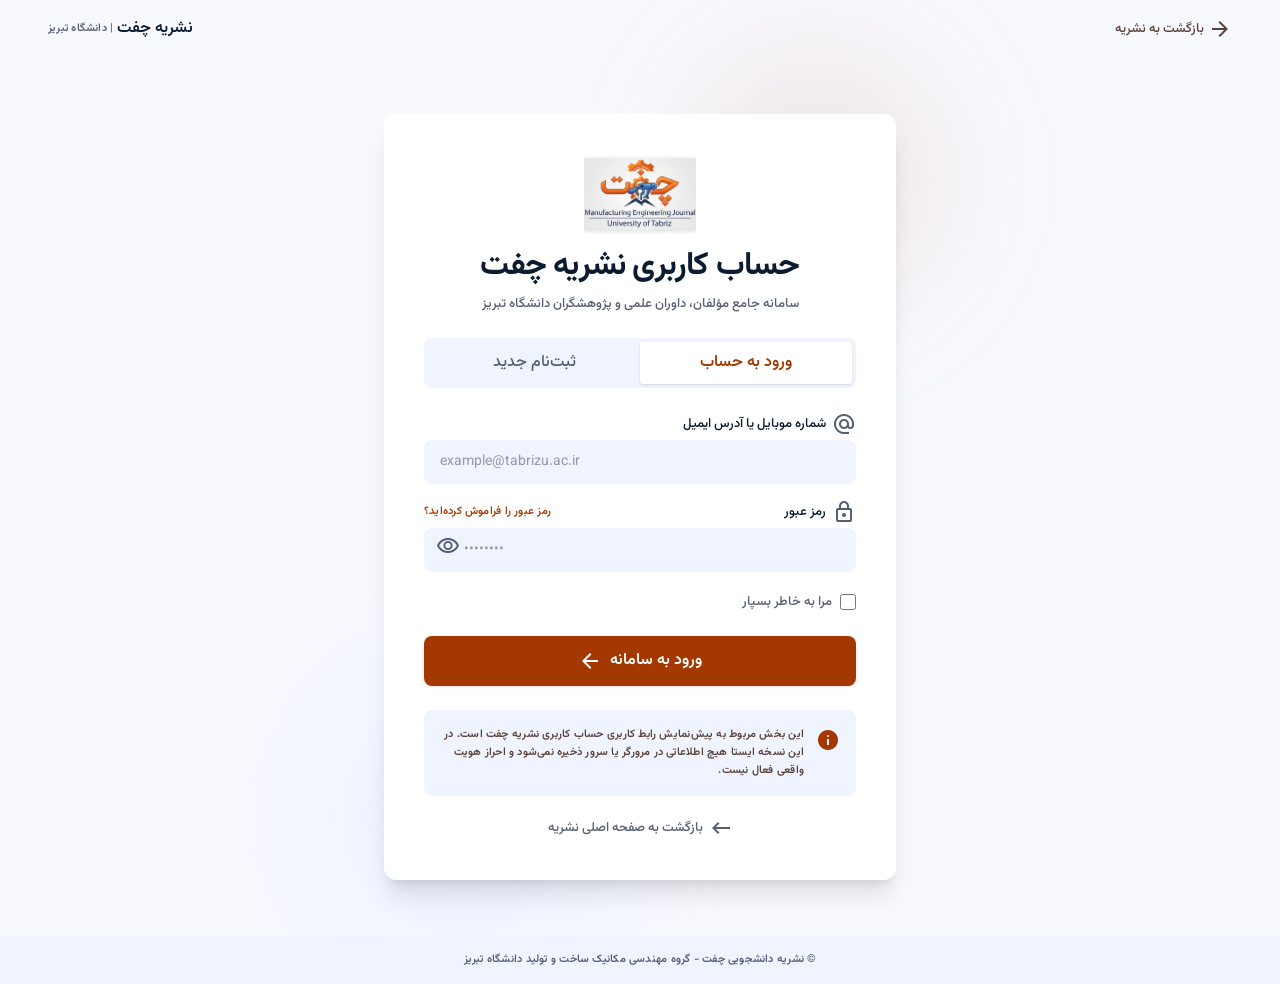
<file: account.html>
<!DOCTYPE html>
<html dir="rtl" lang="fa">
<head>
  <base href="./">
  <meta charset="utf-8" />
  <meta name="viewport" content="width=device-width, initial-scale=1.0" />
  <title>ورود و ثبت‌نام | حساب کاربری نشریه چفت (FIT)</title>
  <meta name="description" content="رابط کاربری ورود و ثبت‌نام سامانه نشریه علمی تخصصی چفت دانشگاه تبریز." />
  <meta property="og:title" content="حساب کاربری نشریه چفت | دانشگاه تبریز" />
  <meta property="og:description" content="ورود و ثبت‌نام نمایشی سامانه مؤلفان و دانشجویان نشریه چفت" />
  <meta property="og:type" content="website" />
  <link rel="icon" type="image/jpeg" href="assets/images/fit-journal-logo.jpg" />
  <link rel="stylesheet" href="assets/css/fonts.css" />
  <link rel="stylesheet" href="assets/css/style.css" />
</head>
<body class="bg-surface font-body-md text-body-md text-on-surface min-h-screen flex flex-col justify-between">
  <header class="w-full py-space-md">
    <div class="max-w-7xl mx-auto px-margin-mobile lg:px-margin flex items-center justify-between">
      <a class="flex items-center gap-space-xs text-on-surface-variant hover:text-on-surface transition-colors font-label-md text-label-md" href="index.html">
        <span class="material-symbols-outlined text-[18px]">arrow_forward</span>
        <span>بازگشت به نشریه</span>
      </a>
      <a href="index.html" class="flex items-center gap-space-xs">
        <span class="font-title-md text-title-md text-on-surface font-semibold">نشریه چفت</span>
        <span class="font-label-sm text-label-sm text-secondary">| دانشگاه تبریز</span>
      </a>
    </div>
  </header>

  <main class="w-full flex-1 flex items-center justify-center px-margin-mobile lg:px-margin py-space-xl">
    <div class="flex flex-col w-full items-center justify-center py-space-sm sm:py-space-md">
      <div class="relative w-full max-w-lg">
        <div class="absolute -top-16 -right-12 w-64 h-64 bg-primary/10 rounded-full blur-3xl pointer-events-none -z-10"></div>
        <div class="absolute -bottom-16 -left-12 w-64 h-64 bg-surface-variant/40 rounded-full blur-3xl pointer-events-none -z-10"></div>

        <!-- Main Authentication Surface -->
        <div class="w-full bg-surface-container-lowest rounded-xl shadow-xl p-space-md sm:p-space-xl flex flex-col items-center">
          <div class="flex flex-col items-center text-center mb-space-lg">
            <div class="w-24 h-16 sm:w-28 sm:h-20 mb-space-sm flex items-center justify-center overflow-hidden">
              <img alt="لوگوی نشریه علمی مهندسی مکانیک ساخت و تولید چفت دانشگاه تبریز" class="max-w-full max-h-full object-contain filter drop-shadow-sm transition-transform duration-300 hover:scale-105" src="assets/images/fit-journal-logo.jpg" />
            </div>
            <h1 class="font-headline-md text-headline-md sm:font-headline-lg sm:text-headline-lg text-on-surface font-bold tracking-tight">
              حساب کاربری نشریه چفت
            </h1>
            <p class="font-label-md text-label-md text-secondary mt-space-xs">
              سامانه جامع مؤلفان، داوران علمی و پژوهشگران دانشگاه تبریز
            </p>
          </div>

          <!-- Segmented Tab Bar -->
          <div class="w-full bg-surface-container-low p-1 rounded-lg flex items-center mb-space-lg relative" role="tablist">
            <button aria-selected="true" class="flex-1 py-space-sm text-center font-title-md text-title-md font-semibold rounded-[0.2rem] transition-all duration-200 bg-surface-container-lowest text-primary shadow-sm" id="tab-btn-login" role="tab" type="button">
              ورود به حساب
            </button>
            <button aria-selected="false" class="flex-1 py-space-sm text-center font-title-md text-title-md font-medium text-secondary hover:text-on-surface transition-all duration-200" id="tab-btn-register" role="tab" type="button">
              ثبت‌نام جدید
            </button>
          </div>

          <!-- TAB 1: LOGIN FORM -->
          <form class="w-full flex flex-col gap-space-md" id="form-login" novalidate>
            <div class="flex flex-col gap-space-xs">
              <label class="font-label-md text-label-md text-on-surface font-medium flex items-center gap-1.5" for="login-identifier">
                <span class="material-symbols-outlined text-[17px] text-secondary">alternate_email</span>
                <span>شماره موبایل یا آدرس ایمیل</span>
              </label>
              <input class="w-full px-space-md py-2.5 bg-surface-container-low text-on-surface placeholder:text-secondary/60 rounded-lg font-body-md text-body-md focus:bg-surface-container-lowest focus:outline-none focus:ring-2 focus:ring-primary/40 transition-all duration-150" dir="ltr" id="login-identifier" placeholder="example@tabrizu.ac.ir" required type="text" />
            </div>

            <div class="flex flex-col gap-space-xs">
              <div class="flex items-center justify-between">
                <label class="font-label-md text-label-md text-on-surface font-medium flex items-center gap-1.5" for="login-password">
                  <span class="material-symbols-outlined text-[17px] text-secondary">lock</span>
                  <span>رمز عبور</span>
                </label>
                <a id="forgot-password-link" class="font-label-sm text-label-sm text-primary hover:underline transition-colors" href="#">
                  رمز عبور را فراموش کرده‌اید؟
                </a>
              </div>
              <div class="relative w-full">
                <input class="w-full px-space-md py-2.5 bg-surface-container-low text-on-surface placeholder:text-secondary/60 rounded-lg font-body-md text-body-md focus:bg-surface-container-lowest focus:outline-none focus:ring-2 focus:ring-primary/40 transition-all duration-150 pl-10" dir="ltr" id="login-password" placeholder="••••••••" required type="password" />
                <button aria-label="مشاهده رمز عبور" class="absolute left-3 top-1/2 -translate-y-1/2 text-secondary hover:text-on-surface focus:outline-none transition-colors" data-toggle-password="login-password" type="button">
                  <span class="material-symbols-outlined text-[18px]">visibility</span>
                </button>
              </div>
            </div>

            <div class="flex items-center justify-between pt-1">
              <label class="flex items-center gap-2 cursor-pointer select-none">
                <input class="w-4 h-4 rounded text-primary focus:ring-primary/30 accent-primary cursor-pointer" type="checkbox" />
                <span class="font-label-md text-label-md text-secondary">مرا به خاطر بسپار</span>
              </label>
            </div>

            <div id="login-error" class="hidden p-space-sm rounded-lg bg-error-container text-on-error-container font-label-md text-label-md" role="alert"></div>

            <button class="w-full mt-2 py-3 px-space-lg bg-primary hover:bg-primary-container text-on-primary font-title-md text-title-md font-semibold rounded-lg shadow-sm hover:shadow transition-all duration-200 flex items-center justify-center gap-2 active:scale-[0.99]" type="submit">
              <span>ورود به سامانه</span>
              <span class="material-symbols-outlined text-[20px]">arrow_back</span>
            </button>
          </form>

          <!-- TAB 2: REGISTRATION FORM -->
          <form class="w-full flex-col gap-space-md hidden" id="form-register" novalidate>
            <div class="flex flex-col gap-space-xs">
              <label class="font-label-md text-label-md text-on-surface font-medium flex items-center gap-1.5" for="reg-name">
                <span class="material-symbols-outlined text-[17px] text-secondary">person</span>
                <span>نام و نام خانوادگی</span>
              </label>
              <input class="w-full px-space-md py-2.5 bg-surface-container-low text-on-surface placeholder:text-secondary/60 rounded-lg font-body-md text-body-md focus:bg-surface-container-lowest focus:outline-none focus:ring-2 focus:ring-primary/40 transition-all duration-150" id="reg-name" placeholder="مانند: محمد رضایی" required type="text" />
            </div>

            <div class="grid grid-cols-1 sm:grid-cols-2 gap-space-md">
              <div class="flex flex-col gap-space-xs">
                <label class="font-label-md text-label-md text-on-surface font-medium flex items-center gap-1.5" for="reg-mobile">
                  <span class="material-symbols-outlined text-[17px] text-secondary">smartphone</span>
                  <span>شماره موبایل</span>
                </label>
                <input class="w-full px-space-md py-2.5 bg-surface-container-low text-on-surface placeholder:text-secondary/60 rounded-lg font-body-md text-body-md focus:bg-surface-container-lowest focus:outline-none focus:ring-2 focus:ring-primary/40 transition-all duration-150" dir="ltr" id="reg-mobile" placeholder="09123456789" required type="tel" />
              </div>
              <div class="flex flex-col gap-space-xs">
                <label class="font-label-md text-label-md text-on-surface font-medium flex items-center gap-1.5" for="reg-email">
                  <span class="material-symbols-outlined text-[17px] text-secondary">mail</span>
                  <span>آدرس ایمیل معتبر</span>
                </label>
                <input class="w-full px-space-md py-2.5 bg-surface-container-low text-on-surface placeholder:text-secondary/60 rounded-lg font-body-md text-body-md focus:bg-surface-container-lowest focus:outline-none focus:ring-2 focus:ring-primary/40 transition-all duration-150" dir="ltr" id="reg-email" placeholder="author@tabrizu.ac.ir" required type="email" />
              </div>
            </div>

            <div class="grid grid-cols-1 sm:grid-cols-2 gap-space-md">
              <div class="flex flex-col gap-space-xs">
                <label class="font-label-md text-label-md text-on-surface font-medium flex items-center gap-1.5" for="reg-password">
                  <span class="material-symbols-outlined text-[17px] text-secondary">lock</span>
                  <span>رمز عبور</span>
                </label>
                <div class="relative w-full">
                  <input class="w-full px-space-md py-2.5 bg-surface-container-low text-on-surface placeholder:text-secondary/60 rounded-lg font-body-md text-body-md focus:bg-surface-container-lowest focus:outline-none focus:ring-2 focus:ring-primary/40 transition-all duration-150 pl-10" dir="ltr" id="reg-password" placeholder="حداقل ۸ کاراکتر" required type="password" />
                  <button aria-label="مشاهده رمز عبور" class="absolute left-3 top-1/2 -translate-y-1/2 text-secondary hover:text-on-surface focus:outline-none transition-colors" data-toggle-password="reg-password" type="button">
                    <span class="material-symbols-outlined text-[18px]">visibility</span>
                  </button>
                </div>
              </div>
              <div class="flex flex-col gap-space-xs">
                <label class="font-label-md text-label-md text-on-surface font-medium flex items-center gap-1.5" for="reg-confirm-password">
                  <span class="material-symbols-outlined text-[17px] text-secondary">lock_reset</span>
                  <span>تکرار رمز عبور</span>
                </label>
                <input class="w-full px-space-md py-2.5 bg-surface-container-low text-on-surface placeholder:text-secondary/60 rounded-lg font-body-md text-body-md focus:bg-surface-container-lowest focus:outline-none focus:ring-2 focus:ring-primary/40 transition-all duration-150" dir="ltr" id="reg-confirm-password" placeholder="تکرار همان رمز" required type="password" />
              </div>
            </div>

            <div class="pt-1">
              <label class="flex items-start gap-2 cursor-pointer select-none">
                <input id="reg-terms" class="w-4 h-4 mt-1 rounded text-primary focus:ring-primary/30 accent-primary cursor-pointer shrink-0" required type="checkbox" />
                <span class="font-label-sm text-label-sm text-secondary leading-relaxed">
                  قوانین اخلاق در نشر، شیوه‌نامه نگارش و راهنماهای انتشار در نشریه چفت را مطالعه کرده و می‌پذیرم.
                </span>
              </label>
            </div>

            <div id="register-error" class="hidden p-space-sm rounded-lg bg-error-container text-on-error-container font-label-md text-label-md" role="alert"></div>

            <button class="w-full mt-2 py-3 px-space-lg bg-primary hover:bg-primary-container text-on-primary font-title-md text-title-md font-semibold rounded-lg shadow-sm hover:shadow transition-all duration-200 flex items-center justify-center gap-2 active:scale-[0.99]" type="submit">
              <span>ساخت حساب کاربری</span>
              <span class="material-symbols-outlined text-[20px]">how_to_reg</span>
            </button>
          </form>

          <!-- Academic Prototype Informational Callout -->
          <div class="w-full mt-space-lg p-space-md bg-surface-container-low rounded-lg flex items-start gap-3 text-right">
            <span class="material-symbols-outlined text-primary text-[20px] shrink-0 mt-0.5" style="font-variation-settings: 'FILL' 1;">info</span>
            <p class="font-label-sm text-label-sm text-on-surface-variant leading-relaxed">
              این بخش مربوط به پیش‌نمایش رابط کاربری حساب کاربری نشریه چفت است. در این نسخه ایستا هیچ اطلاعاتی در مرورگر یا سرور ذخیره نمی‌شود و احراز هویت واقعی فعال نیست.
            </p>
          </div>

          <!-- Quick Back Nav -->
          <div class="mt-space-md pt-space-xs flex items-center justify-center">
            <a class="flex items-center gap-1.5 font-label-md text-label-md text-secondary hover:text-primary transition-colors duration-150" href="index.html">
              <span class="material-symbols-outlined text-[16px]">keyboard_backspace</span>
              <span>بازگشت به صفحه اصلی نشریه</span>
            </a>
          </div>
        </div>

        <!-- Toast Container -->
        <div class="fixed bottom-6 left-1/2 -translate-x-1/2 px-5 py-2.5 rounded-full bg-inverse-surface text-inverse-on-surface font-label-md text-label-md shadow-xl transition-all duration-300 opacity-0 pointer-events-none translate-y-4 flex items-center gap-2 z-50" id="notice-toast" role="status">
          <span class="material-symbols-outlined text-tertiary-fixed text-[18px]">info</span>
          <span id="notice-text">پیام سامانه</span>
        </div>
      </div>
    </div>
  </main>

  <footer class="w-full py-space-md bg-surface-container-low text-center font-label-sm text-label-sm text-secondary">
    © نشریه دانشجویی چفت - گروه مهندسی مکانیک ساخت و تولید دانشگاه تبریز
  </footer>

  <script src="assets/js/main.js"></script>
</body>
</html>
</file>
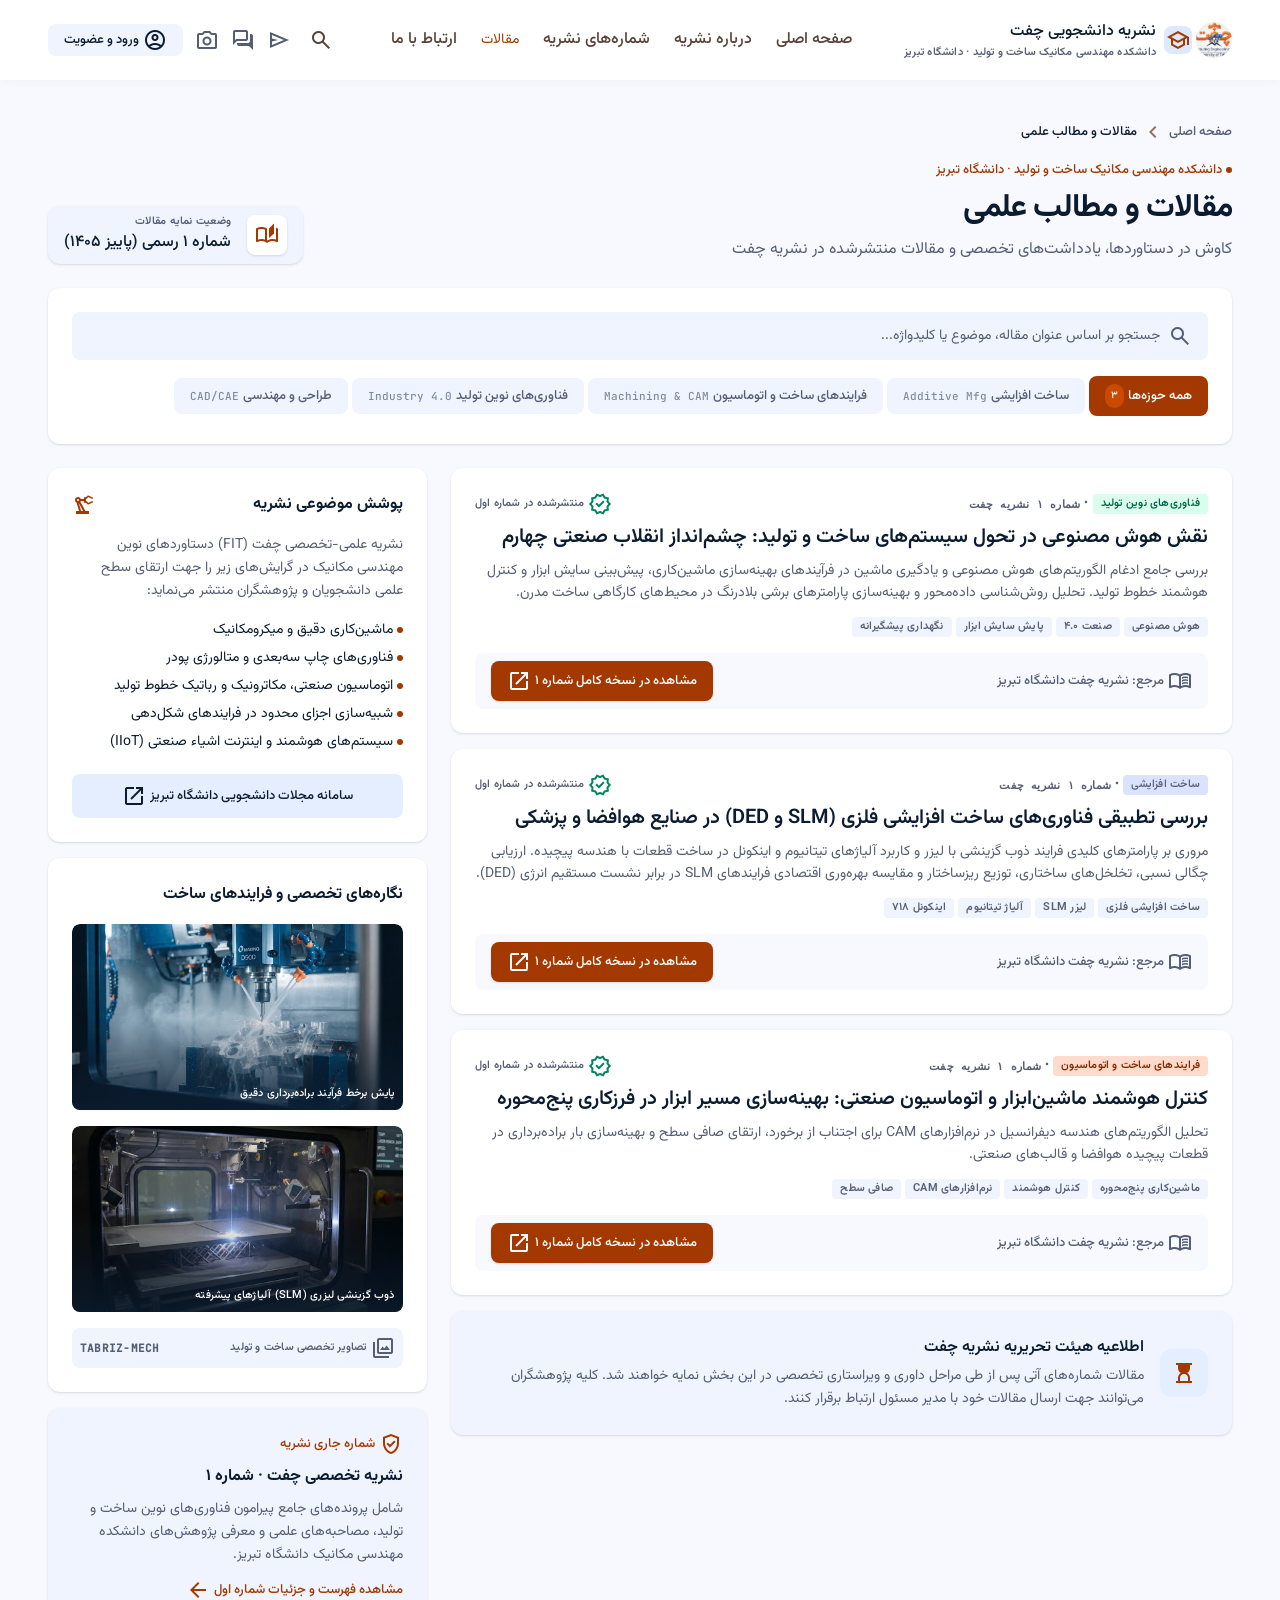
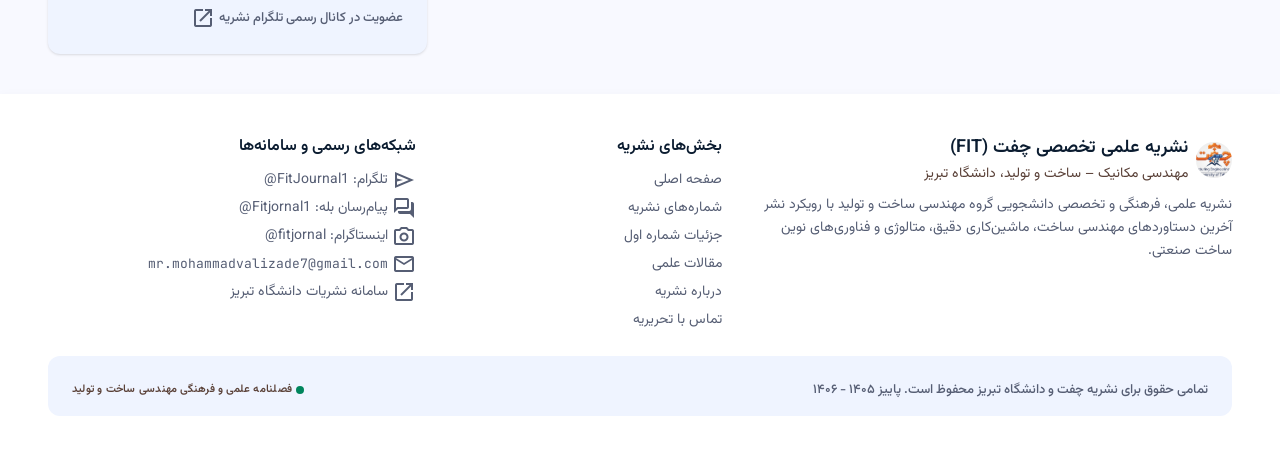
<file: articles.html>
<!DOCTYPE html>
<html dir="rtl" lang="fa">
<head>
  <base href="./">
  <meta charset="utf-8" />
  <meta name="viewport" content="width=device-width, initial-scale=1.0" />
  <title>مقالات و مطالب علمی | نشریه علمی تخصصی چفت (FIT)</title>
  <meta name="description" content="کاوش در دستاوردها، یادداشت‌های تخصصی و مقالات منتشرشده در نشریه علمی تخصصی چفت دانشگاه تبریز." />
  <meta property="og:title" content="مقالات و مطالب علمی | نشریه چفت دانشگاه تبریز" />
  <meta property="og:description" content="مقالات تخصصی مهندسی مکانیک – ساخت و تولید در شماره اول نشریه چفت" />
  <meta property="og:type" content="website" />
  <link rel="icon" type="image/jpeg" href="assets/images/fit-journal-logo.jpg" />
  <link rel="stylesheet" href="assets/css/fonts.css" />
  <link rel="stylesheet" href="assets/css/style.css" />
</head>
<body class="bg-surface font-body-md text-body-md text-on-surface">
  <!-- Header -->
  <header class="fixed top-0 w-full z-50 bg-surface-container-lowest/90 backdrop-blur-xl shadow-[0_1px_8px_rgba(0,0,0,0.04)]">
    <div class="h-20 max-w-7xl mx-auto px-margin-mobile lg:px-margin flex items-center justify-between gap-space-md">
      <a href="index.html" class="flex items-center gap-space-sm group">
        <div class="flex items-center gap-space-xs">
          <img alt="لوگوی نشریه علمی تخصصی چفت" class="w-9 h-9 rounded-full object-cover bg-surface-container-low" src="assets/images/fit-journal-logo.jpg" />
          <div class="w-7 h-7 rounded-lg bg-surface-container-high flex items-center justify-center text-primary">
            <span class="material-symbols-outlined text-[18px]">school</span>
          </div>
        </div>
        <div class="flex flex-col">
          <span class="font-title-md text-title-md text-on-surface group-hover:text-primary transition-colors">نشریه دانشجویی چفت</span>
          <span class="font-label-sm text-label-sm text-secondary hidden sm:block">دانشکده مهندسی مکانیک ساخت و تولید · دانشگاه تبریز</span>
        </div>
      </a>

      <nav aria-label="منوی اصلی" class="hidden lg:flex items-center gap-space-lg">
        <a class="font-title-md text-title-md text-on-surface-variant hover:text-on-surface transition-colors" href="index.html">صفحه اصلی</a>
        <a class="font-title-md text-title-md text-on-surface-variant hover:text-on-surface transition-colors" href="about.html">درباره نشریه</a>
        <a class="font-title-md text-title-md text-on-surface-variant hover:text-on-surface transition-colors" href="issues.html">شماره‌های نشریه</a>
        <a aria-current="page" class="transition-colors text-primary font-title-md" href="articles.html">مقالات</a>
        <a class="font-title-md text-title-md text-on-surface-variant hover:text-on-surface transition-colors" href="contact.html">ارتباط با ما</a>
      </nav>

      <div class="flex items-center gap-space-sm">
        <button id="global-search-trigger" aria-label="جستجو در نشریه" class="w-9 h-9 rounded-lg flex items-center justify-center text-on-surface-variant hover:bg-surface-container-high hover:text-on-surface transition-colors" type="button">
          <span class="material-symbols-outlined text-[20px]">search</span>
        </button>
        <div class="hidden sm:flex items-center gap-space-xs">
          <a aria-label="تلگرام نشریه چفت" class="w-8 h-8 rounded-lg flex items-center justify-center text-secondary hover:bg-surface-container-high hover:text-on-surface transition-colors" href="https://t.me/FitJournal1" rel="noopener noreferrer" target="_blank" title="تلگرام">
            <span class="material-symbols-outlined text-[18px]">send</span>
          </a>
          <a aria-label="بله نشریه چفت" class="w-8 h-8 rounded-lg flex items-center justify-center text-secondary hover:bg-surface-container-high hover:text-on-surface transition-colors" href="https://ble.ir/Fitjornal1" rel="noopener noreferrer" target="_blank" title="بله">
            <span class="material-symbols-outlined text-[18px]">forum</span>
          </a>
          <a aria-label="اینستاگرام نشریه چفت" class="w-8 h-8 rounded-lg flex items-center justify-center text-secondary hover:bg-surface-container-high hover:text-on-surface transition-colors" href="https://www.instagram.com/fitjornal" rel="noopener noreferrer" target="_blank" title="اینستاگرام">
            <span class="material-symbols-outlined text-[18px]">photo_camera</span>
          </a>
        </div>
        <a class="hidden sm:flex items-center gap-space-xs px-space-md py-space-xs bg-surface-container-low text-on-surface hover:bg-surface-container-high rounded-lg transition-colors font-label-md text-label-md" href="account.html">
          <span class="material-symbols-outlined text-[18px]">account_circle</span>
          <span>ورود و عضویت</span>
        </a>
        <button id="mobile-menu-toggle" aria-label="باز کردن منو" aria-expanded="false" aria-controls="mobile-nav-drawer" class="lg:hidden w-9 h-9 rounded-lg flex items-center justify-center text-on-surface bg-surface-container-low hover:bg-surface-container-high transition-colors" type="button">
          <span class="material-symbols-outlined text-[22px]">menu</span>
        </button>
      </div>
    </div>
  </header>

  <!-- Mobile Navigation Drawer -->
  <div id="mobile-nav-drawer" class="fixed inset-0 z-50 hidden lg:hidden" role="dialog" aria-modal="true" aria-label="منوی موبایل">
    <div id="mobile-nav-backdrop" class="fixed inset-0 bg-inverse-surface/40 backdrop-blur-sm"></div>
    <div class="fixed top-0 right-0 bottom-0 w-72 max-w-[85vw] bg-surface-container-lowest shadow-2xl p-space-lg flex flex-col justify-between overflow-y-auto">
      <div class="flex flex-col gap-space-lg">
        <div class="flex items-center justify-between">
          <div class="flex items-center gap-space-xs">
            <img alt="لوگوی نشریه چفت" class="w-8 h-8 rounded-full object-cover" src="assets/images/fit-journal-logo.jpg" />
            <span class="font-title-md text-title-md text-on-surface font-bold">نشریه چفت</span>
          </div>
          <button id="mobile-menu-close" aria-label="بستن منو" class="w-8 h-8 rounded-lg flex items-center justify-center text-secondary hover:bg-surface-container-high" type="button">
            <span class="material-symbols-outlined text-[20px]">close</span>
          </button>
        </div>
        <nav class="flex flex-col gap-space-xs" aria-label="منوی موبایل">
          <a class="px-space-md py-space-sm rounded-lg text-on-surface-variant hover:bg-surface-container-low font-title-md" href="index.html">صفحه اصلی</a>
          <a class="px-space-md py-space-sm rounded-lg text-on-surface-variant hover:bg-surface-container-low font-title-md" href="about.html">درباره نشریه</a>
          <a class="px-space-md py-space-sm rounded-lg text-on-surface-variant hover:bg-surface-container-low font-title-md" href="issues.html">شماره‌های نشریه</a>
          <a aria-current="page" class="px-space-md py-space-sm rounded-lg bg-surface-container-low text-primary font-title-md" href="articles.html">مقالات</a>
          <a class="px-space-md py-space-sm rounded-lg text-on-surface-variant hover:bg-surface-container-low font-title-md" href="issue-details.html">جزئیات شماره اول</a>
          <a class="px-space-md py-space-sm rounded-lg text-on-surface-variant hover:bg-surface-container-low font-title-md" href="contact.html">ارتباط با ما</a>
          <a class="px-space-md py-space-sm rounded-lg bg-primary text-on-primary font-label-md mt-space-xs flex items-center justify-center gap-space-xs" href="account.html">
            <span class="material-symbols-outlined text-[18px]">account_circle</span>
            <span>ورود و عضویت</span>
          </a>
        </nav>
      </div>
      <div class="pt-space-lg flex flex-col gap-space-xs">
        <span class="font-label-sm text-label-sm text-secondary">شبکه‌های رسمی نشریه</span>
        <div class="flex items-center gap-space-xs">
          <a aria-label="تلگرام" class="w-9 h-9 rounded-lg bg-surface-container-low flex items-center justify-center text-secondary hover:text-primary" href="https://t.me/FitJournal1" rel="noopener noreferrer" target="_blank"><span class="material-symbols-outlined text-[18px]">send</span></a>
          <a aria-label="بله" class="w-9 h-9 rounded-lg bg-surface-container-low flex items-center justify-center text-secondary hover:text-primary" href="https://ble.ir/Fitjornal1" rel="noopener noreferrer" target="_blank"><span class="material-symbols-outlined text-[18px]">forum</span></a>
          <a aria-label="اینستاگرام" class="w-9 h-9 rounded-lg bg-surface-container-low flex items-center justify-center text-secondary hover:text-primary" href="https://www.instagram.com/fitjornal" rel="noopener noreferrer" target="_blank"><span class="material-symbols-outlined text-[18px]">photo_camera</span></a>
        </div>
      </div>
    </div>
  </div>

  <!-- Global Search Modal -->
  <div id="global-search-modal" class="fixed inset-0 z-50 hidden flex items-start justify-center pt-20 px-margin-mobile" role="dialog" aria-modal="true" aria-label="جستجو در نشریه چفت">
    <div id="global-search-backdrop" class="fixed inset-0 bg-inverse-surface/40 backdrop-blur-sm"></div>
    <div class="relative z-10 w-full max-w-2xl bg-surface-container-lowest rounded-xl shadow-2xl p-space-lg flex flex-col gap-space-md">
      <div class="flex items-center justify-between gap-space-sm">
        <div class="relative flex-1">
          <span class="material-symbols-outlined absolute right-3 top-1/2 -translate-y-1/2 text-secondary text-[20px]">search</span>
          <input id="global-search-input" type="text" class="w-full bg-surface-container-low text-on-surface pr-10 pl-space-md py-2.5 rounded-lg font-body-md text-body-md focus:outline-none focus:ring-2 focus:ring-primary/30" placeholder="جستجو در شماره‌ها، مقالات و بخش‌های نشریه..." />
        </div>
        <button id="global-search-close" aria-label="بستن جستجو" class="w-9 h-9 rounded-lg flex items-center justify-center text-secondary hover:bg-surface-container-high" type="button">
          <span class="material-symbols-outlined text-[20px]">close</span>
        </button>
      </div>
      <div id="global-search-results" class="flex flex-col gap-space-xs max-h-80 overflow-y-auto"></div>
    </div>
  </div>

  <main class="w-full pt-20 bg-surface min-h-[calc(100vh-5rem)]">
    <div class="flex flex-col w-full">
      <div class="relative w-full overflow-hidden">
        <div class="absolute -top-32 right-1/4 w-96 h-96 bg-primary-fixed/30 rounded-full blur-3xl pointer-events-none -z-10"></div>
        <div class="absolute top-10 left-1/3 w-80 h-80 bg-secondary-fixed/40 rounded-full blur-3xl pointer-events-none -z-10"></div>

        <!-- Page Header & Scope Banner -->
        <section class="max-w-7xl mx-auto px-margin-mobile lg:px-margin pt-space-xl pb-space-lg">
          <nav aria-label="مسیر راهنما" class="flex items-center gap-space-xs font-label-md text-label-md text-secondary mb-space-md">
            <a class="hover:text-primary transition-colors" href="index.html">صفحه اصلی</a>
            <span class="material-symbols-outlined text-[16px] text-outline">chevron_left</span>
            <span class="text-on-surface font-title-md">مقالات و مطالب علمی</span>
          </nav>

          <div class="flex flex-col md:flex-row md:items-end justify-between gap-space-lg">
            <div class="flex flex-col gap-space-xs max-w-2xl">
              <div class="flex items-center gap-space-xs text-primary font-label-md text-label-md">
                <span class="w-1.5 h-1.5 rounded-full bg-primary animate-pulse"></span>
                <span>دانشکده مهندسی مکانیک ساخت و تولید · دانشگاه تبریز</span>
              </div>
              <h1 class="font-headline-lg text-headline-lg text-on-surface tracking-tight">
                مقالات و مطالب علمی
              </h1>
              <p class="font-body-lg text-body-lg text-secondary">
                کاوش در دستاوردها، یادداشت‌های تخصصی و مقالات منتشرشده در نشریه چفت
              </p>
            </div>

            <a href="issue-details.html" class="bg-surface-container-low hover:bg-surface-container px-space-md py-space-sm rounded-xl flex items-center gap-space-md shadow-sm transition-colors">
              <div class="w-10 h-10 rounded-lg bg-surface-container-lowest flex items-center justify-center text-primary shadow-sm">
                <span class="material-symbols-outlined text-[22px]">auto_stories</span>
              </div>
              <div class="flex flex-col">
                <span class="font-label-sm text-label-sm text-secondary">وضعیت نمایه مقالات</span>
                <span class="font-title-md text-title-md text-on-surface">شماره ۱ رسمی (پاییز ۱۴۰۵)</span>
              </div>
            </a>
          </div>
        </section>

        <!-- Scholarly Discovery Controls -->
        <section class="max-w-7xl mx-auto px-margin-mobile lg:px-margin pb-space-lg">
          <div class="bg-surface-container-lowest p-space-md lg:p-space-lg rounded-xl shadow-sm flex flex-col gap-space-md">
            <div class="relative w-full">
              <span class="material-symbols-outlined absolute right-space-md top-1/2 -translate-y-1/2 text-secondary text-[22px] pointer-events-none">search</span>
              <input aria-label="جستجو در مقالات" class="w-full bg-surface-container-low text-on-surface placeholder:text-secondary font-body-md text-body-md pr-12 pl-space-md py-3 rounded-lg focus:outline-none focus:bg-surface-container-lowest focus:shadow-md transition-all duration-200" id="articleSearchInput" placeholder="جستجو بر اساس عنوان مقاله، موضوع یا کلیدواژه..." type="text" />
            </div>

            <!-- Academic Discipline Filter Tabs -->
            <div class="flex items-center gap-space-xs overflow-x-auto pb-1 text-nowrap" id="categoryFilterContainer">
              <button class="category-pill active flex items-center gap-space-xs px-space-md py-2 rounded-lg font-label-md text-label-md bg-primary text-on-primary transition-all duration-150" data-filter="all" type="button">
                <span>همه حوزه‌ها</span>
                <span class="bg-primary-container text-on-primary px-1.5 py-0.5 rounded-full text-[10px]">۳</span>
              </button>
              <button class="category-pill flex items-center gap-space-xs px-space-md py-2 rounded-lg font-label-md text-label-md bg-surface-container-low text-secondary hover:text-on-surface hover:bg-surface-container transition-all duration-150" data-filter="additive" type="button">
                <span>ساخت افزایشی</span>
                <span class="font-technical-code text-[11px] opacity-70">Additive Mfg</span>
              </button>
              <button class="category-pill flex items-center gap-space-xs px-space-md py-2 rounded-lg font-label-md text-label-md bg-surface-container-low text-secondary hover:text-on-surface hover:bg-surface-container transition-all duration-150" data-filter="processes" type="button">
                <span>فرایندهای ساخت و اتوماسیون</span>
                <span class="font-technical-code text-[11px] opacity-70">Machining &amp; CAM</span>
              </button>
              <button class="category-pill flex items-center gap-space-xs px-space-md py-2 rounded-lg font-label-md text-label-md bg-surface-container-low text-secondary hover:text-on-surface hover:bg-surface-container transition-all duration-150" data-filter="smart" type="button">
                <span>فناوری‌های نوین تولید</span>
                <span class="font-technical-code text-[11px] opacity-70">Industry 4.0</span>
              </button>
              <button class="category-pill flex items-center gap-space-xs px-space-md py-2 rounded-lg font-label-md text-label-md bg-surface-container-low text-secondary hover:text-on-surface hover:bg-surface-container transition-all duration-150" data-filter="design" type="button">
                <span>طراحی و مهندسی</span>
                <span class="font-technical-code text-[11px] opacity-70">CAD/CAE</span>
              </button>
            </div>
          </div>
        </section>

        <!-- Articles Grid & Visual Section -->
        <section class="max-w-7xl mx-auto px-margin-mobile lg:px-margin pb-space-xl">
          <div class="grid grid-cols-1 lg:grid-cols-12 gap-space-lg">
            <!-- Main Article Feed (8 Columns) -->
            <div class="lg:col-span-8 flex flex-col gap-space-md" id="articlesList">
              <!-- Article Card 1 -->
              <article class="article-item bg-surface-container-lowest p-space-lg rounded-xl shadow-sm hover:shadow-md transition-shadow duration-200 flex flex-col justify-between group" data-category="smart">
                <div class="flex flex-col gap-space-sm">
                  <div class="flex flex-wrap items-center justify-between gap-space-xs">
                    <div class="flex items-center gap-space-xs">
                      <span class="px-2 py-0.5 rounded bg-tertiary-fixed/30 text-tertiary font-label-sm text-label-sm">
                        فناوری‌های نوین تولید
                      </span>
                      <span class="text-secondary font-label-sm text-label-sm">•</span>
                      <span class="text-secondary font-label-sm text-label-sm font-technical-code">
                        شماره ۱ نشریه چفت
                      </span>
                    </div>
                    <div class="flex items-center gap-1 text-secondary font-label-sm text-label-sm">
                      <span class="material-symbols-outlined text-[16px] text-tertiary-container">verified</span>
                      <span>منتشرشده در شماره اول</span>
                    </div>
                  </div>
                  <h2 class="font-headline-sm text-headline-sm text-on-surface group-hover:text-primary transition-colors leading-snug">
                    نقش هوش مصنوعی در تحول سیستم‌های ساخت و تولید: چشم‌انداز انقلاب صنعتی چهارم
                  </h2>
                  <p class="font-body-md text-body-md text-secondary leading-relaxed line-clamp-3">
                    بررسی جامع ادغام الگوریتم‌های هوش مصنوعی و یادگیری ماشین در فرآیندهای بهینه‌سازی ماشین‌کاری، پیش‌بینی سایش ابزار و کنترل هوشمند خطوط تولید. تحلیل روش‌شناسی داده‌محور و بهینه‌سازی پارامترهای برشی بلادرنگ در محیط‌های کارگاهی ساخت مدرن.
                  </p>
                  <div class="flex flex-wrap items-center gap-space-xs pt-1">
                    <span class="bg-surface-container-low px-2 py-0.5 rounded text-secondary font-label-sm text-label-sm">هوش مصنوعی</span>
                    <span class="bg-surface-container-low px-2 py-0.5 rounded text-secondary font-label-sm text-label-sm">صنعت ۴.۰</span>
                    <span class="bg-surface-container-low px-2 py-0.5 rounded text-secondary font-label-sm text-label-sm">پایش سایش ابزار</span>
                    <span class="bg-surface-container-low px-2 py-0.5 rounded text-secondary font-label-sm text-label-sm">نگهداری پیشگیرانه</span>
                  </div>
                </div>
                <div class="mt-space-md pt-space-sm bg-surface-container-low/50 px-space-md py-space-sm rounded-lg flex flex-col sm:flex-row sm:items-center justify-between gap-space-sm">
                  <div class="flex items-center gap-space-sm font-label-md text-label-md text-secondary">
                    <div class="flex items-center gap-1">
                      <span class="material-symbols-outlined text-[16px]">menu_book</span>
                      <span>مرجع: نشریه چفت دانشگاه تبریز</span>
                    </div>
                  </div>
                  <a class="inline-flex items-center justify-center gap-space-xs bg-primary hover:bg-primary-container text-on-primary px-space-md py-2 rounded-lg font-label-md text-label-md shadow-sm transition-all" href="https://stjournals.tabrizu.ac.ir/fa/page/13304/" rel="noopener noreferrer" target="_blank">
                    <span>مشاهده در نسخه کامل شماره ۱</span>
                    <span class="material-symbols-outlined text-[16px]">open_in_new</span>
                  </a>
                </div>
              </article>

              <!-- Article Card 2 -->
              <article class="article-item bg-surface-container-lowest p-space-lg rounded-xl shadow-sm hover:shadow-md transition-shadow duration-200 flex flex-col justify-between group" data-category="additive">
                <div class="flex flex-col gap-space-sm">
                  <div class="flex flex-wrap items-center justify-between gap-space-xs">
                    <div class="flex items-center gap-space-xs">
                      <span class="px-2 py-0.5 rounded bg-secondary-container text-on-secondary-container font-label-sm text-label-sm">
                        ساخت افزایشی
                      </span>
                      <span class="text-secondary font-label-sm text-label-sm">•</span>
                      <span class="text-secondary font-label-sm text-label-sm font-technical-code">
                        شماره ۱ نشریه چفت
                      </span>
                    </div>
                    <div class="flex items-center gap-1 text-secondary font-label-sm text-label-sm">
                      <span class="material-symbols-outlined text-[16px] text-tertiary-container">verified</span>
                      <span>منتشرشده در شماره اول</span>
                    </div>
                  </div>
                  <h2 class="font-headline-sm text-headline-sm text-on-surface group-hover:text-primary transition-colors leading-snug">
                    بررسی تطبیقی فناوری‌های ساخت افزایشی فلزی (SLM و DED) در صنایع هوافضا و پزشکی
                  </h2>
                  <p class="font-body-md text-body-md text-secondary leading-relaxed line-clamp-3">
                    مروری بر پارامترهای کلیدی فرایند ذوب گزینشی با لیزر و کاربرد آلیاژهای تیتانیوم و اینکونل در ساخت قطعات با هندسه پیچیده. ارزیابی چگالی نسبی، تخلخل‌های ساختاری، توزیع ریزساختار و مقایسه بهره‌وری اقتصادی فرایندهای SLM در برابر نشست مستقیم انرژی (DED).
                  </p>
                  <div class="flex flex-wrap items-center gap-space-xs pt-1">
                    <span class="bg-surface-container-low px-2 py-0.5 rounded text-secondary font-label-sm text-label-sm">ساخت افزایشی فلزی</span>
                    <span class="bg-surface-container-low px-2 py-0.5 rounded text-secondary font-label-sm text-label-sm">لیزر SLM</span>
                    <span class="bg-surface-container-low px-2 py-0.5 rounded text-secondary font-label-sm text-label-sm">آلیاژ تیتانیوم</span>
                    <span class="bg-surface-container-low px-2 py-0.5 rounded text-secondary font-label-sm text-label-sm">اینکونل ۷۱۸</span>
                  </div>
                </div>
                <div class="mt-space-md pt-space-sm bg-surface-container-low/50 px-space-md py-space-sm rounded-lg flex flex-col sm:flex-row sm:items-center justify-between gap-space-sm">
                  <div class="flex items-center gap-space-sm font-label-md text-label-md text-secondary">
                    <div class="flex items-center gap-1">
                      <span class="material-symbols-outlined text-[16px]">menu_book</span>
                      <span>مرجع: نشریه چفت دانشگاه تبریز</span>
                    </div>
                  </div>
                  <a class="inline-flex items-center justify-center gap-space-xs bg-primary hover:bg-primary-container text-on-primary px-space-md py-2 rounded-lg font-label-md text-label-md shadow-sm transition-all" href="https://stjournals.tabrizu.ac.ir/fa/page/13304/" rel="noopener noreferrer" target="_blank">
                    <span>مشاهده در نسخه کامل شماره ۱</span>
                    <span class="material-symbols-outlined text-[16px]">open_in_new</span>
                  </a>
                </div>
              </article>

              <!-- Article Card 3 -->
              <article class="article-item bg-surface-container-lowest p-space-lg rounded-xl shadow-sm hover:shadow-md transition-shadow duration-200 flex flex-col justify-between group" data-category="processes">
                <div class="flex flex-col gap-space-sm">
                  <div class="flex flex-wrap items-center justify-between gap-space-xs">
                    <div class="flex items-center gap-space-xs">
                      <span class="px-2 py-0.5 rounded bg-primary-fixed text-on-primary-fixed-variant font-label-sm text-label-sm">
                        فرایندهای ساخت و اتوماسیون
                      </span>
                      <span class="text-secondary font-label-sm text-label-sm">•</span>
                      <span class="text-secondary font-label-sm text-label-sm font-technical-code">
                        شماره ۱ نشریه چفت
                      </span>
                    </div>
                    <div class="flex items-center gap-1 text-secondary font-label-sm text-label-sm">
                      <span class="material-symbols-outlined text-[16px] text-tertiary-container">verified</span>
                      <span>منتشرشده در شماره اول</span>
                    </div>
                  </div>
                  <h2 class="font-headline-sm text-headline-sm text-on-surface group-hover:text-primary transition-colors leading-snug">
                    کنترل هوشمند ماشین‌ابزار و اتوماسیون صنعتی: بهینه‌سازی مسیر ابزار در فرزکاری پنج‌محوره
                  </h2>
                  <p class="font-body-md text-body-md text-secondary leading-relaxed line-clamp-3">
                    تحلیل الگوریتم‌های هندسه دیفرانسیل در نرم‌افزارهای CAM برای اجتناب از برخورد، ارتقای صافی سطح و بهینه‌سازی بار براده‌برداری در قطعات پیچیده هوافضا و قالب‌های صنعتی.
                  </p>
                  <div class="flex flex-wrap items-center gap-space-xs pt-1">
                    <span class="bg-surface-container-low px-2 py-0.5 rounded text-secondary font-label-sm text-label-sm">ماشین‌کاری پنج‌محوره</span>
                    <span class="bg-surface-container-low px-2 py-0.5 rounded text-secondary font-label-sm text-label-sm">کنترل هوشمند</span>
                    <span class="bg-surface-container-low px-2 py-0.5 rounded text-secondary font-label-sm text-label-sm">نرم‌افزارهای CAM</span>
                    <span class="bg-surface-container-low px-2 py-0.5 rounded text-secondary font-label-sm text-label-sm">صافی سطح</span>
                  </div>
                </div>
                <div class="mt-space-md pt-space-sm bg-surface-container-low/50 px-space-md py-space-sm rounded-lg flex flex-col sm:flex-row sm:items-center justify-between gap-space-sm">
                  <div class="flex items-center gap-space-sm font-label-md text-label-md text-secondary">
                    <div class="flex items-center gap-1">
                      <span class="material-symbols-outlined text-[16px]">menu_book</span>
                      <span>مرجع: نشریه چفت دانشگاه تبریز</span>
                    </div>
                  </div>
                  <a class="inline-flex items-center justify-center gap-space-xs bg-primary hover:bg-primary-container text-on-primary px-space-md py-2 rounded-lg font-label-md text-label-md shadow-sm transition-all" href="https://stjournals.tabrizu.ac.ir/fa/page/13304/" rel="noopener noreferrer" target="_blank">
                    <span>مشاهده در نسخه کامل شماره ۱</span>
                    <span class="material-symbols-outlined text-[16px]">open_in_new</span>
                  </a>
                </div>
              </article>

              <!-- No results placeholder -->
              <div class="hidden bg-surface-container-lowest p-space-xl rounded-xl text-center flex-col items-center justify-center gap-space-sm shadow-sm" id="noResultsState">
                <span class="material-symbols-outlined text-[40px] text-secondary">manage_search</span>
                <span class="font-title-md text-title-md text-on-surface">مقاله‌ای با این مشخصات یافت نشد</span>
                <span class="font-body-md text-body-md text-secondary max-w-md">در حال حاضر تنها مقالات شماره ۱ نمایه شده‌اند. عبارت دیگری را جستجو کنید یا فیلتر دسته‌بندی را روی «همه حوزه‌ها» قرار دهید.</span>
                <button id="resetArticleFilters" class="mt-space-xs px-space-md py-space-xs bg-primary text-on-primary rounded-lg font-label-md text-label-md hover:bg-primary-container transition-colors" type="button">نمایش همه مقالات</button>
              </div>

              <!-- Upcoming Issues Official Callout Notice -->
              <div class="bg-surface-container-low rounded-xl p-space-lg shadow-sm flex flex-col sm:flex-row items-start sm:items-center gap-space-md">
                <div class="w-12 h-12 rounded-xl bg-surface-container flex-shrink-0 flex items-center justify-center text-primary">
                  <span class="material-symbols-outlined text-[28px]">hourglass_top</span>
                </div>
                <div class="flex flex-col gap-1">
                  <span class="font-title-md text-title-md text-on-surface font-semibold">
                    اطلاعیه هیئت تحریریه نشریه چفت
                  </span>
                  <p class="font-body-md text-body-md text-secondary leading-relaxed">
                    مقالات شماره‌های آتی پس از طی مراحل داوری و ویراستاری تخصصی در این بخش نمایه خواهند شد. کلیه پژوهشگران می‌توانند جهت ارسال مقالات خود با مدیر مسئول ارتباط برقرار کنند.
                  </p>
                </div>
              </div>
            </div>

            <!-- Scholarly Sidebar & Context Panel (4 Columns) -->
            <aside class="lg:col-span-4 flex flex-col gap-space-md">
              <div class="bg-surface-container-lowest p-space-lg rounded-xl shadow-sm flex flex-col gap-space-md">
                <div class="flex items-center justify-between">
                  <span class="font-title-md text-title-md text-on-surface font-bold">پوشش موضوعی نشریه</span>
                  <span class="material-symbols-outlined text-primary text-[20px]">precision_manufacturing</span>
                </div>
                <p class="font-body-md text-body-md text-secondary leading-relaxed">
                  نشریه علمی-تخصصی چفت (FIT) دستاوردهای نوین مهندسی مکانیک در گرایش‌های زیر را جهت ارتقای سطح علمی دانشجویان و پژوهشگران منتشر می‌نماید:
                </p>
                <ul class="flex flex-col gap-space-xs font-body-md text-body-md text-on-surface">
                  <li class="flex items-center gap-space-xs">
                    <span class="w-1.5 h-1.5 rounded-full bg-primary flex-shrink-0"></span>
                    <span>ماشین‌کاری دقیق و میکرومکانیک</span>
                  </li>
                  <li class="flex items-center gap-space-xs">
                    <span class="w-1.5 h-1.5 rounded-full bg-primary flex-shrink-0"></span>
                    <span>فناوری‌های چاپ سه‌بعدی و متالورژی پودر</span>
                  </li>
                  <li class="flex items-center gap-space-xs">
                    <span class="w-1.5 h-1.5 rounded-full bg-primary flex-shrink-0"></span>
                    <span>اتوماسیون صنعتی، مکاترونیک و رباتیک خطوط تولید</span>
                  </li>
                  <li class="flex items-center gap-space-xs">
                    <span class="w-1.5 h-1.5 rounded-full bg-primary flex-shrink-0"></span>
                    <span>شبیه‌سازی اجزای محدود در فرایندهای شکل‌دهی</span>
                  </li>
                  <li class="flex items-center gap-space-xs">
                    <span class="w-1.5 h-1.5 rounded-full bg-primary flex-shrink-0"></span>
                    <span>سیستم‌های هوشمند و اینترنت اشیاء صنعتی (IIoT)</span>
                  </li>
                </ul>
                <div class="pt-space-xs">
                  <a class="w-full bg-surface-container hover:bg-surface-container-high text-on-surface py-2.5 px-space-md rounded-lg flex items-center justify-center gap-space-xs font-label-md text-label-md transition-colors" href="https://stjournals.tabrizu.ac.ir/fa/page/13304/" rel="noopener noreferrer" target="_blank">
                    <span>سامانه مجلات دانشجویی دانشگاه تبریز</span>
                    <span class="material-symbols-outlined text-[16px]">launch</span>
                  </a>
                </div>
              </div>

              <div class="bg-surface-container-lowest p-space-lg rounded-xl shadow-sm flex flex-col gap-space-md">
                <span class="font-title-md text-title-md text-on-surface font-bold">نگاره‌های تخصصی و فرایندهای ساخت</span>
                <div class="relative overflow-hidden rounded-lg aspect-video">
                  <img alt="پایش برخط فرآیند براده‌برداری دقیق CNC" class="w-full h-full object-cover rounded-lg" src="assets/images/cnc-machining.jpg" />
                  <div class="absolute inset-0 bg-gradient-to-t from-on-background/80 via-transparent to-transparent flex items-end p-space-sm">
                    <span class="font-label-sm text-label-sm text-surface-container-lowest font-medium">پایش برخط فرآیند براده‌برداری دقیق</span>
                  </div>
                </div>
                <div class="relative overflow-hidden rounded-lg aspect-video">
                  <img alt="ذوب گزینشی لیزری SLM آلیاژهای پیشرفته" class="w-full h-full object-cover rounded-lg" src="assets/images/slm-3d-printing.jpg" />
                  <div class="absolute inset-0 bg-gradient-to-t from-on-background/80 via-transparent to-transparent flex items-end p-space-sm">
                    <span class="font-label-sm text-label-sm text-surface-container-lowest font-medium">ذوب گزینشی لیزری (SLM) آلیاژهای پیشرفته</span>
                  </div>
                </div>
                <div class="bg-surface-container-low p-space-sm rounded-lg flex items-center justify-between text-secondary font-label-sm text-label-sm">
                  <div class="flex items-center gap-1">
                    <span class="material-symbols-outlined text-[16px]">photo_library</span>
                    <span>تصاویر تخصصی ساخت و تولید</span>
                  </div>
                  <span class="font-technical-code">TABRIZ-MECH</span>
                </div>
              </div>

              <div class="bg-surface-container-low p-space-lg rounded-xl shadow-sm flex flex-col gap-space-sm">
                <div class="flex items-center gap-space-xs text-primary font-label-md text-label-md">
                  <span class="material-symbols-outlined text-[18px]">verified_user</span>
                  <span>شماره جاری نشریه</span>
                </div>
                <span class="font-title-md text-title-md text-on-surface font-bold">نشریه تخصصی چفت · شماره ۱</span>
                <p class="font-body-md text-body-md text-secondary leading-relaxed">
                  شامل پرونده‌های جامع پیرامون فناوری‌های نوین ساخت و تولید، مصاحبه‌های علمی و معرفی پژوهش‌های دانشکده مهندسی مکانیک دانشگاه تبریز.
                </p>
                <div class="pt-space-xs flex flex-col gap-space-xs">
                  <a class="inline-flex items-center gap-space-xs font-label-md text-label-md text-primary hover:underline" href="issue-details.html">
                    <span>مشاهده فهرست و جزئیات شماره اول</span>
                    <span class="material-symbols-outlined text-[16px]">arrow_back</span>
                  </a>
                  <a class="inline-flex items-center gap-space-xs font-label-md text-label-md text-secondary hover:text-primary hover:underline" href="https://t.me/FitJournal1" rel="noopener noreferrer" target="_blank">
                    <span>عضویت در کانال رسمی تلگرام نشریه</span>
                    <span class="material-symbols-outlined text-[16px]">open_in_new</span>
                  </a>
                </div>
              </div>
            </aside>
          </div>
        </section>
      </div>
    </div>
  </main>

  <!-- Footer -->
  <footer class="w-full bg-surface-container-lowest shadow-[0_-1px_8px_rgba(0,0,0,0.02)]">
    <div class="max-w-7xl mx-auto px-margin-mobile lg:px-margin py-space-xl">
      <div class="grid grid-cols-1 md:grid-cols-12 gap-space-xl pb-space-lg">
        <div class="md:col-span-5 flex flex-col gap-space-sm">
          <div class="flex items-center gap-space-sm">
            <img alt="لوگوی نشریه چفت" class="w-9 h-9 rounded-full object-cover" src="assets/images/fit-journal-logo.jpg" />
            <div class="flex flex-col">
              <span class="font-title-lg text-title-lg text-on-surface">نشریه علمی تخصصی چفت (FIT)</span>
              <span class="font-body-md text-body-md text-on-surface-variant">مهندسی مکانیک – ساخت و تولید، دانشگاه تبریز</span>
            </div>
          </div>
          <p class="font-body-md text-body-md text-secondary leading-relaxed">نشریه علمی، فرهنگی و تخصصی دانشجویی گروه مهندسی ساخت و تولید با رویکرد نشر آخرین دستاوردهای مهندسی ساخت، ماشین‌کاری دقیق، متالوژی و فناوری‌های نوین ساخت صنعتی.</p>
        </div>

        <div class="md:col-span-3 flex flex-col gap-space-sm">
          <span class="font-title-md text-title-md text-on-surface font-semibold">بخش‌های نشریه</span>
          <div class="flex flex-col gap-space-xs">
            <a class="font-body-md text-body-md text-secondary hover:text-primary transition-colors" href="index.html">صفحه اصلی</a>
            <a class="font-body-md text-body-md text-secondary hover:text-primary transition-colors" href="issues.html">شماره‌های نشریه</a>
            <a class="font-body-md text-body-md text-secondary hover:text-primary transition-colors" href="issue-details.html">جزئیات شماره اول</a>
            <a class="font-body-md text-body-md text-secondary hover:text-primary transition-colors" href="articles.html">مقالات علمی</a>
            <a class="font-body-md text-body-md text-secondary hover:text-primary transition-colors" href="about.html">درباره نشریه</a>
            <a class="font-body-md text-body-md text-secondary hover:text-primary transition-colors" href="contact.html">تماس با تحریریه</a>
          </div>
        </div>

        <div class="md:col-span-4 flex flex-col gap-space-sm">
          <span class="font-title-md text-title-md text-on-surface font-semibold">شبکه‌های رسمی و سامانه‌ها</span>
          <div class="flex flex-col gap-space-xs font-body-md text-body-md text-secondary">
            <a class="flex items-center gap-space-xs hover:text-primary transition-colors" href="https://t.me/FitJournal1" rel="noopener noreferrer" target="_blank">
              <span class="material-symbols-outlined text-[16px]">send</span>
              <span>تلگرام: <span dir="ltr">@FitJournal1</span></span>
            </a>
            <a class="flex items-center gap-space-xs hover:text-primary transition-colors" href="https://ble.ir/Fitjornal1" rel="noopener noreferrer" target="_blank">
              <span class="material-symbols-outlined text-[16px]">forum</span>
              <span>پیام‌رسان بله: <span dir="ltr">@Fitjornal1</span></span>
            </a>
            <a class="flex items-center gap-space-xs hover:text-primary transition-colors" href="https://www.instagram.com/fitjornal" rel="noopener noreferrer" target="_blank">
              <span class="material-symbols-outlined text-[16px]">photo_camera</span>
              <span>اینستاگرام: <span dir="ltr">@fitjornal</span></span>
            </a>
            <a class="flex items-center gap-space-xs hover:text-primary transition-colors" href="mailto:mr.mohammadvalizade7@gmail.com">
              <span class="material-symbols-outlined text-[16px]">mail</span>
              <span class="font-technical-code text-technical-code" dir="ltr">mr.mohammadvalizade7@gmail.com</span>
            </a>
            <a class="flex items-center gap-space-xs hover:text-primary transition-colors" href="https://stjournals.tabrizu.ac.ir/fa/page/13304/" rel="noopener noreferrer" target="_blank">
              <span class="material-symbols-outlined text-[16px]">open_in_new</span>
              <span>سامانه نشریات دانشگاه تبریز</span>
            </a>
          </div>
        </div>
      </div>

      <div class="pt-space-lg flex flex-col md:flex-row items-center justify-between gap-space-md bg-surface-container-low px-space-lg py-space-md rounded-xl">
        <span class="font-label-md text-label-md text-secondary text-center md:text-right">تمامی حقوق برای نشریه چفت و دانشگاه تبریز محفوظ است. پاییز ۱۴۰۵ - ۱۴۰۶</span>
        <div class="flex items-center gap-space-xs">
          <span class="w-2 h-2 rounded-full bg-tertiary-container"></span>
          <span class="font-label-sm text-label-sm text-on-surface-variant">فصلنامه علمی و فرهنگی مهندسی ساخت و تولید</span>
        </div>
      </div>
    </div>
  </footer>

  <!-- Back to top button -->
  <button id="back-to-top-btn" aria-label="بازگشت به بالای صفحه" class="fixed bottom-6 left-6 z-40 w-11 h-11 rounded-full bg-primary text-on-primary shadow-lg hover:bg-primary-container transition-all duration-300 flex items-center justify-center opacity-0 pointer-events-none translate-y-4" type="button">
    <span class="material-symbols-outlined text-[22px]">arrow_upward</span>
  </button>

  <script src="assets/js/main.js"></script>
</body>
</html>
</file>
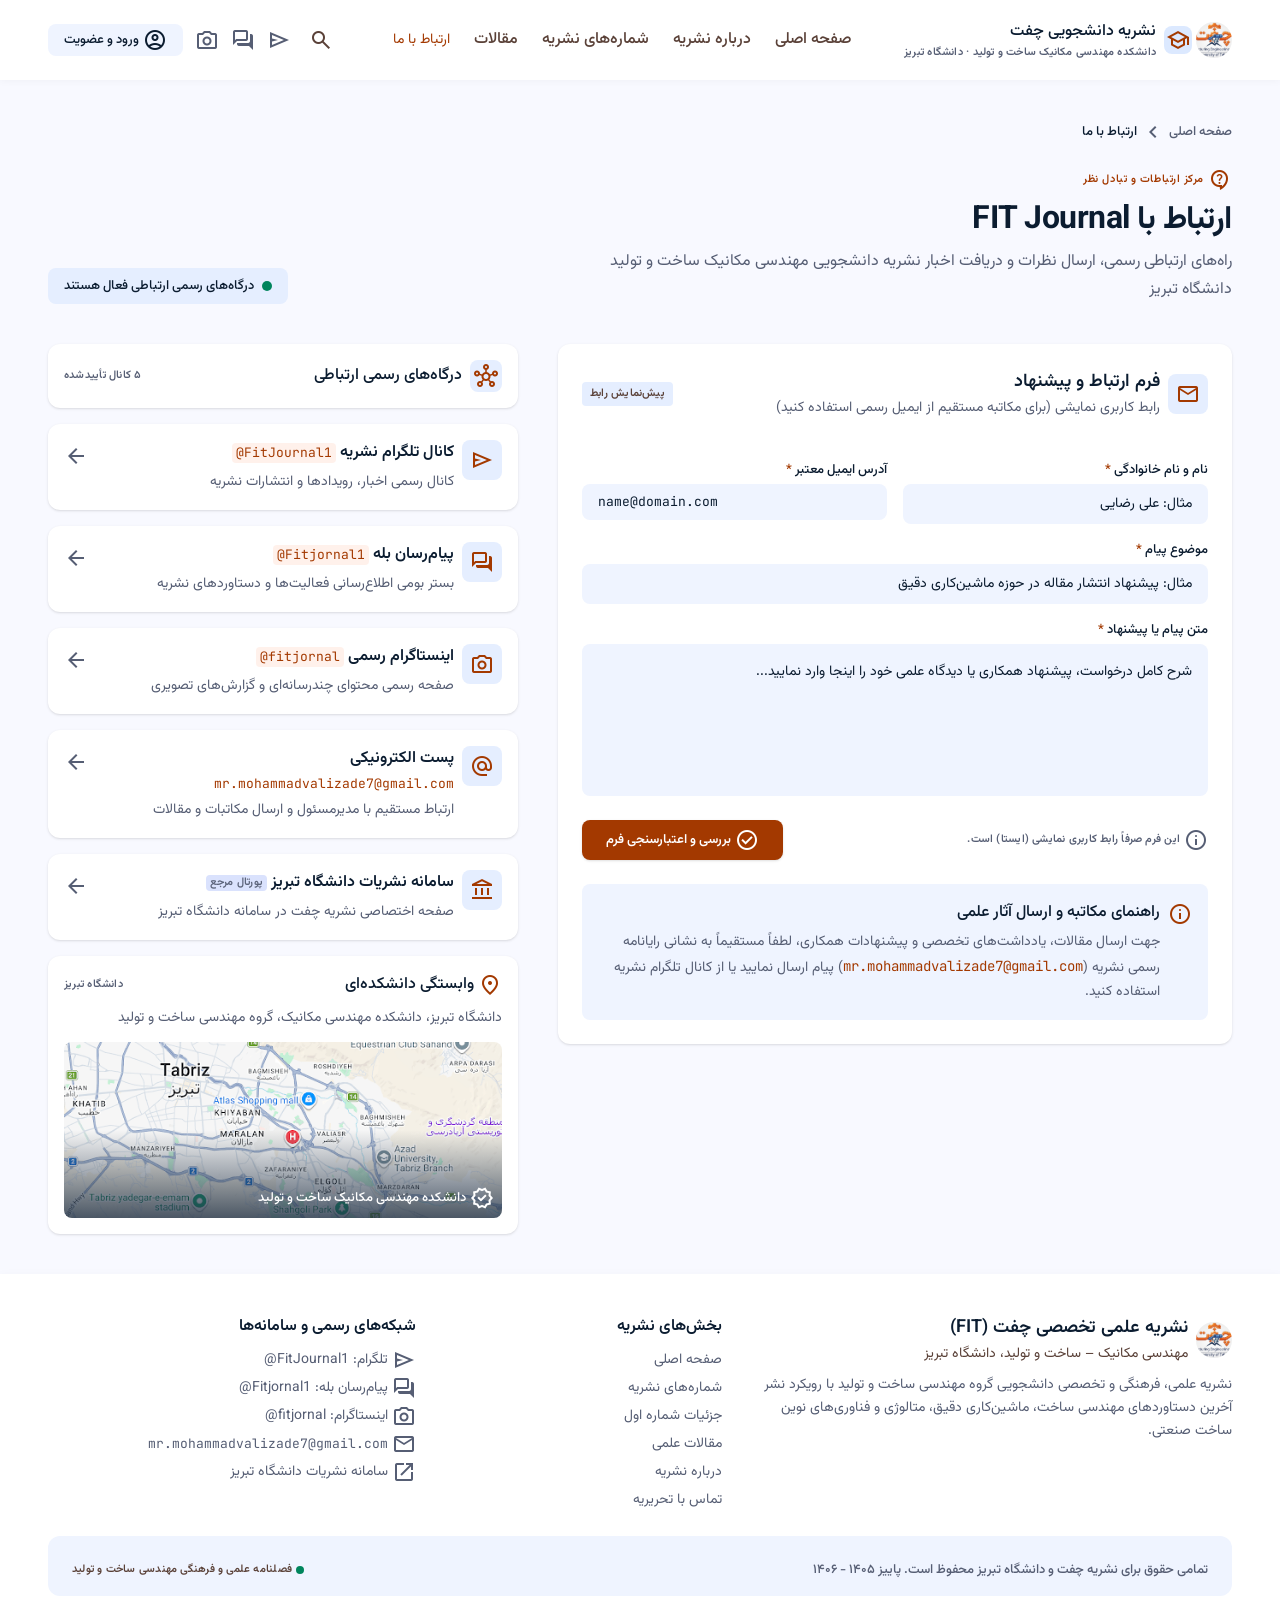
<file: contact.html>
<!DOCTYPE html>
<html dir="rtl" lang="fa">
<head>
  <base href="./">
  <meta charset="utf-8" />
  <meta name="viewport" content="width=device-width, initial-scale=1.0" />
  <title>ارتباط با ما | نشریه علمی تخصصی چفت (FIT)</title>
  <meta name="description" content="راه‌های ارتباطی رسمی با نشریه دانشجویی مهندسی مکانیک – ساخت و تولید (چفت) دانشگاه تبریز: تلگرام، بله، اینستاگرام، ایمیل و سامانه دانشگاه." />
  <meta property="og:title" content="ارتباط با نشریه علمی تخصصی چفت | دانشگاه تبریز" />
  <meta property="og:description" content="کانال‌های رسمی اطلاع‌رسانی و مکاتبه با تحریریه نشریه چفت" />
  <meta property="og:type" content="website" />
  <link rel="icon" type="image/jpeg" href="assets/images/fit-journal-logo.jpg" />
  <link rel="stylesheet" href="assets/css/fonts.css" />
  <link rel="stylesheet" href="assets/css/style.css" />
</head>
<body class="bg-surface font-body-md text-body-md text-on-surface">
  <!-- Header -->
  <header class="fixed top-0 w-full z-50 bg-surface-container-lowest/90 backdrop-blur-xl shadow-[0_1px_8px_rgba(0,0,0,0.04)]">
    <div class="h-20 max-w-7xl mx-auto px-margin-mobile lg:px-margin flex items-center justify-between gap-space-md">
      <a href="index.html" class="flex items-center gap-space-sm group">
        <div class="flex items-center gap-space-xs">
          <img alt="لوگوی نشریه علمی تخصصی چفت" class="w-9 h-9 rounded-full object-cover bg-surface-container-low" src="assets/images/fit-journal-logo.jpg" />
          <div class="w-7 h-7 rounded-lg bg-surface-container-high flex items-center justify-center text-primary">
            <span class="material-symbols-outlined text-[18px]">school</span>
          </div>
        </div>
        <div class="flex flex-col">
          <span class="font-title-md text-title-md text-on-surface group-hover:text-primary transition-colors">نشریه دانشجویی چفت</span>
          <span class="font-label-sm text-label-sm text-secondary hidden sm:block">دانشکده مهندسی مکانیک ساخت و تولید · دانشگاه تبریز</span>
        </div>
      </a>

      <nav aria-label="منوی اصلی" class="hidden lg:flex items-center gap-space-lg">
        <a class="font-title-md text-title-md text-on-surface-variant hover:text-on-surface transition-colors" href="index.html">صفحه اصلی</a>
        <a class="font-title-md text-title-md text-on-surface-variant hover:text-on-surface transition-colors" href="about.html">درباره نشریه</a>
        <a class="font-title-md text-title-md text-on-surface-variant hover:text-on-surface transition-colors" href="issues.html">شماره‌های نشریه</a>
        <a class="font-title-md text-title-md text-on-surface-variant hover:text-on-surface transition-colors" href="articles.html">مقالات</a>
        <a aria-current="page" class="transition-colors text-primary font-title-md" href="contact.html">ارتباط با ما</a>
      </nav>

      <div class="flex items-center gap-space-sm">
        <button id="global-search-trigger" aria-label="جستجو در نشریه" class="w-9 h-9 rounded-lg flex items-center justify-center text-on-surface-variant hover:bg-surface-container-high hover:text-on-surface transition-colors" type="button">
          <span class="material-symbols-outlined text-[20px]">search</span>
        </button>
        <div class="hidden sm:flex items-center gap-space-xs">
          <a aria-label="تلگرام نشریه چفت" class="w-8 h-8 rounded-lg flex items-center justify-center text-secondary hover:bg-surface-container-high hover:text-on-surface transition-colors" href="https://t.me/FitJournal1" rel="noopener noreferrer" target="_blank" title="تلگرام">
            <span class="material-symbols-outlined text-[18px]">send</span>
          </a>
          <a aria-label="بله نشریه چفت" class="w-8 h-8 rounded-lg flex items-center justify-center text-secondary hover:bg-surface-container-high hover:text-on-surface transition-colors" href="https://ble.ir/Fitjornal1" rel="noopener noreferrer" target="_blank" title="بله">
            <span class="material-symbols-outlined text-[18px]">forum</span>
          </a>
          <a aria-label="اینستاگرام نشریه چفت" class="w-8 h-8 rounded-lg flex items-center justify-center text-secondary hover:bg-surface-container-high hover:text-on-surface transition-colors" href="https://www.instagram.com/fitjornal" rel="noopener noreferrer" target="_blank" title="اینستاگرام">
            <span class="material-symbols-outlined text-[18px]">photo_camera</span>
          </a>
        </div>
        <a class="hidden sm:flex items-center gap-space-xs px-space-md py-space-xs bg-surface-container-low text-on-surface hover:bg-surface-container-high rounded-lg transition-colors font-label-md text-label-md" href="account.html">
          <span class="material-symbols-outlined text-[18px]">account_circle</span>
          <span>ورود و عضویت</span>
        </a>
        <button id="mobile-menu-toggle" aria-label="باز کردن منو" aria-expanded="false" aria-controls="mobile-nav-drawer" class="lg:hidden w-9 h-9 rounded-lg flex items-center justify-center text-on-surface bg-surface-container-low hover:bg-surface-container-high transition-colors" type="button">
          <span class="material-symbols-outlined text-[22px]">menu</span>
        </button>
      </div>
    </div>
  </header>

  <!-- Mobile Navigation Drawer -->
  <div id="mobile-nav-drawer" class="fixed inset-0 z-50 hidden lg:hidden" role="dialog" aria-modal="true" aria-label="منوی موبایل">
    <div id="mobile-nav-backdrop" class="fixed inset-0 bg-inverse-surface/40 backdrop-blur-sm"></div>
    <div class="fixed top-0 right-0 bottom-0 w-72 max-w-[85vw] bg-surface-container-lowest shadow-2xl p-space-lg flex flex-col justify-between overflow-y-auto">
      <div class="flex flex-col gap-space-lg">
        <div class="flex items-center justify-between">
          <div class="flex items-center gap-space-xs">
            <img alt="لوگوی نشریه چفت" class="w-8 h-8 rounded-full object-cover" src="assets/images/fit-journal-logo.jpg" />
            <span class="font-title-md text-title-md text-on-surface font-bold">نشریه چفت</span>
          </div>
          <button id="mobile-menu-close" aria-label="بستن منو" class="w-8 h-8 rounded-lg flex items-center justify-center text-secondary hover:bg-surface-container-high" type="button">
            <span class="material-symbols-outlined text-[20px]">close</span>
          </button>
        </div>
        <nav class="flex flex-col gap-space-xs" aria-label="منوی موبایل">
          <a class="px-space-md py-space-sm rounded-lg text-on-surface-variant hover:bg-surface-container-low font-title-md" href="index.html">صفحه اصلی</a>
          <a class="px-space-md py-space-sm rounded-lg text-on-surface-variant hover:bg-surface-container-low font-title-md" href="about.html">درباره نشریه</a>
          <a class="px-space-md py-space-sm rounded-lg text-on-surface-variant hover:bg-surface-container-low font-title-md" href="issues.html">شماره‌های نشریه</a>
          <a class="px-space-md py-space-sm rounded-lg text-on-surface-variant hover:bg-surface-container-low font-title-md" href="articles.html">مقالات</a>
          <a class="px-space-md py-space-sm rounded-lg text-on-surface-variant hover:bg-surface-container-low font-title-md" href="issue-details.html">جزئیات شماره اول</a>
          <a aria-current="page" class="px-space-md py-space-sm rounded-lg bg-surface-container-low text-primary font-title-md" href="contact.html">ارتباط با ما</a>
          <a class="px-space-md py-space-sm rounded-lg bg-primary text-on-primary font-label-md mt-space-xs flex items-center justify-center gap-space-xs" href="account.html">
            <span class="material-symbols-outlined text-[18px]">account_circle</span>
            <span>ورود و عضویت</span>
          </a>
        </nav>
      </div>
      <div class="pt-space-lg flex flex-col gap-space-xs">
        <span class="font-label-sm text-label-sm text-secondary">شبکه‌های رسمی نشریه</span>
        <div class="flex items-center gap-space-xs">
          <a aria-label="تلگرام" class="w-9 h-9 rounded-lg bg-surface-container-low flex items-center justify-center text-secondary hover:text-primary" href="https://t.me/FitJournal1" rel="noopener noreferrer" target="_blank"><span class="material-symbols-outlined text-[18px]">send</span></a>
          <a aria-label="بله" class="w-9 h-9 rounded-lg bg-surface-container-low flex items-center justify-center text-secondary hover:text-primary" href="https://ble.ir/Fitjornal1" rel="noopener noreferrer" target="_blank"><span class="material-symbols-outlined text-[18px]">forum</span></a>
          <a aria-label="اینستاگرام" class="w-9 h-9 rounded-lg bg-surface-container-low flex items-center justify-center text-secondary hover:text-primary" href="https://www.instagram.com/fitjornal" rel="noopener noreferrer" target="_blank"><span class="material-symbols-outlined text-[18px]">photo_camera</span></a>
        </div>
      </div>
    </div>
  </div>

  <!-- Global Search Modal -->
  <div id="global-search-modal" class="fixed inset-0 z-50 hidden flex items-start justify-center pt-20 px-margin-mobile" role="dialog" aria-modal="true" aria-label="جستجو در نشریه چفت">
    <div id="global-search-backdrop" class="fixed inset-0 bg-inverse-surface/40 backdrop-blur-sm"></div>
    <div class="relative z-10 w-full max-w-2xl bg-surface-container-lowest rounded-xl shadow-2xl p-space-lg flex flex-col gap-space-md">
      <div class="flex items-center justify-between gap-space-sm">
        <div class="relative flex-1">
          <span class="material-symbols-outlined absolute right-3 top-1/2 -translate-y-1/2 text-secondary text-[20px]">search</span>
          <input id="global-search-input" type="text" class="w-full bg-surface-container-low text-on-surface pr-10 pl-space-md py-2.5 rounded-lg font-body-md text-body-md focus:outline-none focus:ring-2 focus:ring-primary/30" placeholder="جستجو در شماره‌ها، مقالات و بخش‌های نشریه..." />
        </div>
        <button id="global-search-close" aria-label="بستن جستجو" class="w-9 h-9 rounded-lg flex items-center justify-center text-secondary hover:bg-surface-container-high" type="button">
          <span class="material-symbols-outlined text-[20px]">close</span>
        </button>
      </div>
      <div id="global-search-results" class="flex flex-col gap-space-xs max-h-80 overflow-y-auto"></div>
    </div>
  </div>

  <main class="w-full pt-20 bg-surface min-h-[calc(100vh-5rem)]">
    <div class="flex flex-col w-full">
      <div class="w-full max-w-7xl mx-auto px-margin-mobile lg:px-margin py-space-xl">
        <nav aria-label="مسیر راهنما" class="flex items-center gap-space-xs font-label-md text-label-md text-secondary mb-space-lg">
          <a class="hover:text-primary transition-colors" href="index.html">صفحه اصلی</a>
          <span class="material-symbols-outlined text-[14px]">chevron_left</span>
          <span class="text-on-surface font-title-md">ارتباط با ما</span>
        </nav>

        <!-- Header Block -->
        <div class="flex flex-col md:flex-row md:items-end justify-between gap-space-lg mb-space-xl">
          <div class="flex flex-col max-w-2xl">
            <div class="flex items-center gap-space-xs text-primary mb-space-xs">
              <span class="material-symbols-outlined text-[18px]">contact_support</span>
              <span class="font-label-sm text-label-sm uppercase tracking-wider">مرکز ارتباطات و تبادل نظر</span>
            </div>
            <h1 class="font-headline-lg text-headline-lg text-on-surface">ارتباط با FIT Journal</h1>
            <p class="font-body-lg text-body-lg text-secondary mt-space-xs">
              راه‌های ارتباطی رسمی، ارسال نظرات و دریافت اخبار نشریه دانشجویی مهندسی مکانیک ساخت و تولید دانشگاه تبریز
            </p>
          </div>
          <div class="flex items-center gap-space-sm self-start md:self-auto bg-surface-container px-space-md py-space-sm rounded-lg">
            <span class="w-2.5 h-2.5 rounded-full bg-tertiary-container animate-pulse"></span>
            <span class="font-label-md text-label-md text-on-surface">درگاه‌های رسمی ارتباطی فعال هستند</span>
          </div>
        </div>

        <!-- Main Asymmetric Grid -->
        <div class="grid grid-cols-1 lg:grid-cols-12 gap-space-xl items-start">
          <!-- Right/Primary Side (RTL): Interactive Message Form (7 cols) -->
          <section class="lg:col-span-7 flex flex-col bg-surface-container-lowest rounded-xl p-space-lg shadow-sm">
            <div class="flex items-center justify-between pb-space-md mb-space-lg">
              <div class="flex items-center gap-space-sm">
                <div class="w-10 h-10 rounded-lg bg-surface-container flex items-center justify-center text-primary">
                  <span class="material-symbols-outlined text-[22px]">mail</span>
                </div>
                <div class="flex flex-col">
                  <span class="font-title-lg text-title-lg text-on-surface">فرم ارتباط و پیشنهاد</span>
                  <span class="font-body-md text-body-md text-secondary">رابط کاربری نمایشی (برای مکاتبه مستقیم از ایمیل رسمی استفاده کنید)</span>
                </div>
              </div>
              <span class="font-label-sm text-label-sm bg-surface-container text-on-surface-variant px-space-sm py-space-xs rounded">پیش‌نمایش رابط</span>
            </div>

            <form class="flex flex-col gap-space-md" id="contact-form" novalidate>
              <div class="grid grid-cols-1 md:grid-cols-2 gap-space-md">
                <div class="flex flex-col gap-space-xs">
                  <label class="font-label-md text-label-md text-on-surface" for="fullName">نام و نام خانوادگی <span class="text-primary">*</span></label>
                  <input class="w-full bg-surface-container-low focus:bg-surface-container-lowest text-on-surface rounded-lg px-space-md py-space-sm font-body-md text-body-md transition-colors outline-none focus:ring-2 focus:ring-primary/20" id="fullName" name="fullName" placeholder="مثال: علی رضایی" required type="text" />
                </div>
                <div class="flex flex-col gap-space-xs">
                  <label class="font-label-md text-label-md text-on-surface" for="email">آدرس ایمیل معتبر <span class="text-primary">*</span></label>
                  <input class="w-full text-left bg-surface-container-low focus:bg-surface-container-lowest text-on-surface rounded-lg px-space-md py-space-sm font-technical-code text-technical-code transition-colors outline-none focus:ring-2 focus:ring-primary/20" dir="ltr" id="email" name="email" placeholder="name@domain.com" required type="email" />
                </div>
              </div>

              <div class="flex flex-col gap-space-xs">
                <label class="font-label-md text-label-md text-on-surface" for="subject">موضوع پیام <span class="text-primary">*</span></label>
                <input class="w-full bg-surface-container-low focus:bg-surface-container-lowest text-on-surface rounded-lg px-space-md py-space-sm font-body-md text-body-md transition-colors outline-none focus:ring-2 focus:ring-primary/20" id="subject" name="subject" placeholder="مثال: پیشنهاد انتشار مقاله در حوزه ماشین‌کاری دقیق" required type="text" />
              </div>

              <div class="flex flex-col gap-space-xs">
                <label class="font-label-md text-label-md text-on-surface" for="message">متن پیام یا پیشنهاد <span class="text-primary">*</span></label>
                <textarea class="w-full bg-surface-container-low focus:bg-surface-container-lowest text-on-surface rounded-lg p-space-md font-body-md text-body-md transition-colors outline-none focus:ring-2 focus:ring-primary/20 resize-none" id="message" name="message" placeholder="شرح کامل درخواست، پیشنهاد همکاری یا دیدگاه علمی خود را اینجا وارد نمایید..." required rows="5"></textarea>
              </div>

              <!-- Client-side validation error box -->
              <div id="contact-error-banner" class="hidden p-space-md bg-error-container text-on-error-container rounded-lg items-center gap-space-sm" role="alert">
                <span class="material-symbols-outlined text-[20px]">error</span>
                <span id="contact-error-text" class="font-body-md text-body-md"></span>
              </div>

              <div class="flex flex-col sm:flex-row items-center justify-between gap-space-md pt-space-sm">
                <div class="flex items-center gap-space-xs text-secondary">
                  <span class="material-symbols-outlined text-[18px]">info</span>
                  <span class="font-label-sm text-label-sm">این فرم صرفاً رابط کاربری نمایشی (ایستا) است.</span>
                </div>
                <button class="w-full sm:w-auto px-space-lg py-space-sm bg-primary hover:bg-primary-container text-on-primary rounded-lg transition-all duration-200 flex items-center justify-center gap-space-xs shadow-sm active:scale-95" id="submit-btn" type="submit">
                  <span class="material-symbols-outlined text-[18px]">check_circle</span>
                  <span class="font-label-md text-label-md font-semibold">بررسی و اعتبارسنجی فرم</span>
                </button>
              </div>
            </form>

            <!-- Honest Visual/Demo Notice Box -->
            <div class="hidden mt-space-md p-space-md bg-surface-container-high text-on-surface rounded-lg flex-col gap-space-sm transition-all" id="confirmation-banner" role="status">
              <div class="flex items-start gap-space-sm">
                <span class="material-symbols-outlined text-[22px] text-primary shrink-0">info</span>
                <div class="flex flex-col">
                  <span class="font-title-md text-title-md font-semibold">فرم رابط کاربری نمایشی است (پیامی ارسال نشد)</span>
                  <p class="font-body-md text-body-md text-secondary mt-space-xs leading-relaxed">
                    این وب‌سایت به‌صورت ایستا منتشر شده و فاقد سرویس ارسال خودکار پیام از طریق فرم است. برای ارسال پیام، پیشنهاد یا مقاله خود، لطفاً مستقیماً از طریق ایمیل رسمی نشریه اقدام فرمایید:
                  </p>
                </div>
              </div>
              <div class="flex flex-wrap items-center gap-space-sm pt-space-xs">
                <a class="inline-flex items-center gap-space-xs px-space-md py-space-xs bg-primary hover:bg-primary-container text-on-primary rounded-lg font-label-md text-label-md transition-colors" href="mailto:mr.mohammadvalizade7@gmail.com">
                  <span class="material-symbols-outlined text-[18px]">mail</span>
                  <span>ارسال مستقیم به mr.mohammadvalizade7@gmail.com</span>
                </a>
                <button id="copy-official-email" type="button" class="inline-flex items-center gap-space-xs px-space-md py-space-xs bg-surface-container-lowest hover:bg-surface-container text-on-surface rounded-lg font-label-md text-label-md transition-colors">
                  <span class="material-symbols-outlined text-[16px]">content_copy</span>
                  <span>کپی نشانی ایمیل</span>
                </button>
              </div>
            </div>

            <!-- Academic Submission Advisory Note -->
            <div class="mt-space-lg p-space-md bg-surface-container-low rounded-lg flex items-start gap-space-sm">
              <span class="material-symbols-outlined text-primary text-[20px] shrink-0 mt-0.5">info</span>
              <div class="flex flex-col gap-space-xs">
                <span class="font-title-md text-title-md text-on-surface">راهنمای مکاتبه و ارسال آثار علمی</span>
                <p class="font-body-md text-body-md text-secondary">
                  جهت ارسال مقالات، یادداشت‌های تخصصی و پیشنهادات همکاری، لطفاً مستقیماً به نشانی رایانامه رسمی نشریه (<a class="text-primary hover:underline font-technical-code" dir="ltr" href="mailto:mr.mohammadvalizade7@gmail.com">mr.mohammadvalizade7@gmail.com</a>) پیام ارسال نمایید یا از کانال تلگرام نشریه استفاده کنید.
                </p>
              </div>
            </div>
          </section>

          <!-- Left Side (RTL): Official Contact Channels & Campus Card (5 cols) -->
          <section class="lg:col-span-5 flex flex-col gap-space-md">
            <div class="bg-surface-container-lowest p-space-md rounded-xl shadow-sm flex items-center justify-between">
              <div class="flex items-center gap-space-sm">
                <div class="w-8 h-8 rounded-lg bg-surface-container flex items-center justify-center text-primary">
                  <span class="material-symbols-outlined text-[20px]">hub</span>
                </div>
                <span class="font-title-md text-title-md text-on-surface">درگاه‌های رسمی ارتباطی</span>
              </div>
              <span class="font-label-sm text-label-sm text-secondary">۵ کانال تأییدشده</span>
            </div>

            <!-- 1. Telegram Card -->
            <a class="group bg-surface-container-lowest hover:bg-surface-container-low rounded-xl p-space-md shadow-sm transition-all duration-200 flex items-start justify-between gap-space-md" href="https://t.me/FitJournal1" rel="noopener noreferrer" target="_blank">
              <div class="flex items-start gap-space-sm">
                <div class="w-10 h-10 rounded-lg bg-surface-container group-hover:bg-primary group-hover:text-on-primary text-primary flex items-center justify-center shrink-0 transition-colors">
                  <span class="material-symbols-outlined text-[20px]">send</span>
                </div>
                <div class="flex flex-col">
                  <div class="flex items-center gap-space-xs">
                    <span class="font-title-md text-title-md text-on-surface font-semibold">کانال تلگرام نشریه</span>
                    <span class="font-technical-code text-technical-code text-primary bg-primary-fixed/40 px-space-xs rounded" dir="ltr">@FitJournal1</span>
                  </div>
                  <span class="font-body-md text-body-md text-secondary mt-space-xs">کانال رسمی اخبار، رویدادها و انتشارات نشریه</span>
                </div>
              </div>
              <span class="material-symbols-outlined text-secondary group-hover:text-primary group-hover:-translate-x-1 transition-all text-[20px] shrink-0 mt-1">arrow_back</span>
            </a>

            <!-- 2. Bale Card -->
            <a class="group bg-surface-container-lowest hover:bg-surface-container-low rounded-xl p-space-md shadow-sm transition-all duration-200 flex items-start justify-between gap-space-md" href="https://ble.ir/Fitjornal1" rel="noopener noreferrer" target="_blank">
              <div class="flex items-start gap-space-sm">
                <div class="w-10 h-10 rounded-lg bg-surface-container group-hover:bg-primary group-hover:text-on-primary text-primary flex items-center justify-center shrink-0 transition-colors">
                  <span class="material-symbols-outlined text-[20px]">forum</span>
                </div>
                <div class="flex flex-col">
                  <div class="flex items-center gap-space-xs">
                    <span class="font-title-md text-title-md text-on-surface font-semibold">پیام‌رسان بله</span>
                    <span class="font-technical-code text-technical-code text-primary bg-primary-fixed/40 px-space-xs rounded" dir="ltr">@Fitjornal1</span>
                  </div>
                  <span class="font-body-md text-body-md text-secondary mt-space-xs">بستر بومی اطلاع‌رسانی فعالیت‌ها و دستاوردهای نشریه</span>
                </div>
              </div>
              <span class="material-symbols-outlined text-secondary group-hover:text-primary group-hover:-translate-x-1 transition-all text-[20px] shrink-0 mt-1">arrow_back</span>
            </a>

            <!-- 3. Instagram Card -->
            <a class="group bg-surface-container-lowest hover:bg-surface-container-low rounded-xl p-space-md shadow-sm transition-all duration-200 flex items-start justify-between gap-space-md" href="https://www.instagram.com/fitjornal" rel="noopener noreferrer" target="_blank">
              <div class="flex items-start gap-space-sm">
                <div class="w-10 h-10 rounded-lg bg-surface-container group-hover:bg-primary group-hover:text-on-primary text-primary flex items-center justify-center shrink-0 transition-colors">
                  <span class="material-symbols-outlined text-[20px]">photo_camera</span>
                </div>
                <div class="flex flex-col">
                  <div class="flex items-center gap-space-xs">
                    <span class="font-title-md text-title-md text-on-surface font-semibold">اینستاگرام رسمی</span>
                    <span class="font-technical-code text-technical-code text-primary bg-primary-fixed/40 px-space-xs rounded" dir="ltr">@fitjornal</span>
                  </div>
                  <span class="font-body-md text-body-md text-secondary mt-space-xs">صفحه رسمی محتوای چندرسانه‌ای و گزارش‌های تصویری</span>
                </div>
              </div>
              <span class="material-symbols-outlined text-secondary group-hover:text-primary group-hover:-translate-x-1 transition-all text-[20px] shrink-0 mt-1">arrow_back</span>
            </a>

            <!-- 4. Email Card -->
            <a class="group bg-surface-container-lowest hover:bg-surface-container-low rounded-xl p-space-md shadow-sm transition-all duration-200 flex items-start justify-between gap-space-md" href="mailto:mr.mohammadvalizade7@gmail.com">
              <div class="flex items-start gap-space-sm">
                <div class="w-10 h-10 rounded-lg bg-surface-container group-hover:bg-primary group-hover:text-on-primary text-primary flex items-center justify-center shrink-0 transition-colors">
                  <span class="material-symbols-outlined text-[20px]">alternate_email</span>
                </div>
                <div class="flex flex-col">
                  <span class="font-title-md text-title-md text-on-surface font-semibold">پست الکترونیکی</span>
                  <span class="font-technical-code text-technical-code text-primary text-right self-start mt-0.5" dir="ltr">mr.mohammadvalizade7@gmail.com</span>
                  <span class="font-body-md text-body-md text-secondary mt-space-xs">ارتباط مستقیم با مدیرمسئول و ارسال مکاتبات و مقالات</span>
                </div>
              </div>
              <span class="material-symbols-outlined text-secondary group-hover:text-primary group-hover:-translate-x-1 transition-all text-[20px] shrink-0 mt-1">arrow_back</span>
            </a>

            <!-- 5. University Portal Card -->
            <a class="group bg-surface-container-lowest hover:bg-surface-container-low rounded-xl p-space-md shadow-sm transition-all duration-200 flex items-start justify-between gap-space-md" href="https://stjournals.tabrizu.ac.ir/fa/page/13304/" rel="noopener noreferrer" target="_blank">
              <div class="flex items-start gap-space-sm">
                <div class="w-10 h-10 rounded-lg bg-surface-container group-hover:bg-primary group-hover:text-on-primary text-primary flex items-center justify-center shrink-0 transition-colors">
                  <span class="material-symbols-outlined text-[20px]">account_balance</span>
                </div>
                <div class="flex flex-col">
                  <div class="flex items-center gap-space-xs">
                    <span class="font-title-md text-title-md text-on-surface font-semibold">سامانه نشریات دانشگاه تبریز</span>
                    <span class="font-label-sm text-label-sm bg-secondary-container text-on-secondary-container px-space-xs rounded">پورتال مرجع</span>
                  </div>
                  <span class="font-body-md text-body-md text-secondary mt-space-xs">صفحه اختصاصی نشریه چفت در سامانه دانشگاه تبریز</span>
                </div>
              </div>
              <span class="material-symbols-outlined text-secondary group-hover:text-primary group-hover:-translate-x-1 transition-all text-[20px] shrink-0 mt-1">arrow_back</span>
            </a>

            <!-- University Department Location Visual Card -->
            <div class="bg-surface-container-lowest rounded-xl p-space-md shadow-sm flex flex-col gap-space-sm">
              <div class="flex items-center justify-between">
                <div class="flex items-center gap-space-xs text-on-surface font-title-md text-title-md">
                  <span class="material-symbols-outlined text-primary text-[20px]">location_on</span>
                  <span>وابستگی دانشکده‌ای</span>
                </div>
                <span class="font-label-sm text-label-sm text-secondary">دانشگاه تبریز</span>
              </div>
              <p class="font-body-md text-body-md text-secondary">
                دانشگاه تبریز، دانشکده مهندسی مکانیک، گروه مهندسی ساخت و تولید
              </p>
              <div class="relative w-full h-44 rounded-lg overflow-hidden mt-space-xs bg-surface-container-high">
                <img alt="دانشکده مهندسی مکانیک دانشگاه تبریز" class="w-full h-full object-cover" src="assets/images/tabrizu-campus.png" />
                <div class="absolute inset-0 bg-gradient-to-t from-inverse-surface/80 via-transparent to-transparent flex items-end p-space-sm">
                  <div class="flex items-center gap-space-xs text-on-primary">
                    <span class="material-symbols-outlined text-[18px]">verified</span>
                    <span class="font-label-md text-label-md">دانشکده مهندسی مکانیک ساخت و تولید</span>
                  </div>
                </div>
              </div>
            </div>
          </section>
        </div>
      </div>
    </div>
  </main>

  <!-- Footer -->
  <footer class="w-full bg-surface-container-lowest shadow-[0_-1px_8px_rgba(0,0,0,0.02)]">
    <div class="max-w-7xl mx-auto px-margin-mobile lg:px-margin py-space-xl">
      <div class="grid grid-cols-1 md:grid-cols-12 gap-space-xl pb-space-lg">
        <div class="md:col-span-5 flex flex-col gap-space-sm">
          <div class="flex items-center gap-space-sm">
            <img alt="لوگوی نشریه چفت" class="w-9 h-9 rounded-full object-cover" src="assets/images/fit-journal-logo.jpg" />
            <div class="flex flex-col">
              <span class="font-title-lg text-title-lg text-on-surface">نشریه علمی تخصصی چفت (FIT)</span>
              <span class="font-body-md text-body-md text-on-surface-variant">مهندسی مکانیک – ساخت و تولید، دانشگاه تبریز</span>
            </div>
          </div>
          <p class="font-body-md text-body-md text-secondary leading-relaxed">نشریه علمی، فرهنگی و تخصصی دانشجویی گروه مهندسی ساخت و تولید با رویکرد نشر آخرین دستاوردهای مهندسی ساخت، ماشین‌کاری دقیق، متالوژی و فناوری‌های نوین ساخت صنعتی.</p>
        </div>

        <div class="md:col-span-3 flex flex-col gap-space-sm">
          <span class="font-title-md text-title-md text-on-surface font-semibold">بخش‌های نشریه</span>
          <div class="flex flex-col gap-space-xs">
            <a class="font-body-md text-body-md text-secondary hover:text-primary transition-colors" href="index.html">صفحه اصلی</a>
            <a class="font-body-md text-body-md text-secondary hover:text-primary transition-colors" href="issues.html">شماره‌های نشریه</a>
            <a class="font-body-md text-body-md text-secondary hover:text-primary transition-colors" href="issue-details.html">جزئیات شماره اول</a>
            <a class="font-body-md text-body-md text-secondary hover:text-primary transition-colors" href="articles.html">مقالات علمی</a>
            <a class="font-body-md text-body-md text-secondary hover:text-primary transition-colors" href="about.html">درباره نشریه</a>
            <a class="font-body-md text-body-md text-secondary hover:text-primary transition-colors" href="contact.html">تماس با تحریریه</a>
          </div>
        </div>

        <div class="md:col-span-4 flex flex-col gap-space-sm">
          <span class="font-title-md text-title-md text-on-surface font-semibold">شبکه‌های رسمی و سامانه‌ها</span>
          <div class="flex flex-col gap-space-xs font-body-md text-body-md text-secondary">
            <a class="flex items-center gap-space-xs hover:text-primary transition-colors" href="https://t.me/FitJournal1" rel="noopener noreferrer" target="_blank">
              <span class="material-symbols-outlined text-[16px]">send</span>
              <span>تلگرام: <span dir="ltr">@FitJournal1</span></span>
            </a>
            <a class="flex items-center gap-space-xs hover:text-primary transition-colors" href="https://ble.ir/Fitjornal1" rel="noopener noreferrer" target="_blank">
              <span class="material-symbols-outlined text-[16px]">forum</span>
              <span>پیام‌رسان بله: <span dir="ltr">@Fitjornal1</span></span>
            </a>
            <a class="flex items-center gap-space-xs hover:text-primary transition-colors" href="https://www.instagram.com/fitjornal" rel="noopener noreferrer" target="_blank">
              <span class="material-symbols-outlined text-[16px]">photo_camera</span>
              <span>اینستاگرام: <span dir="ltr">@fitjornal</span></span>
            </a>
            <a class="flex items-center gap-space-xs hover:text-primary transition-colors" href="mailto:mr.mohammadvalizade7@gmail.com">
              <span class="material-symbols-outlined text-[16px]">mail</span>
              <span class="font-technical-code text-technical-code" dir="ltr">mr.mohammadvalizade7@gmail.com</span>
            </a>
            <a class="flex items-center gap-space-xs hover:text-primary transition-colors" href="https://stjournals.tabrizu.ac.ir/fa/page/13304/" rel="noopener noreferrer" target="_blank">
              <span class="material-symbols-outlined text-[16px]">open_in_new</span>
              <span>سامانه نشریات دانشگاه تبریز</span>
            </a>
          </div>
        </div>
      </div>

      <div class="pt-space-lg flex flex-col md:flex-row items-center justify-between gap-space-md bg-surface-container-low px-space-lg py-space-md rounded-xl">
        <span class="font-label-md text-label-md text-secondary text-center md:text-right">تمامی حقوق برای نشریه چفت و دانشگاه تبریز محفوظ است. پاییز ۱۴۰۵ - ۱۴۰۶</span>
        <div class="flex items-center gap-space-xs">
          <span class="w-2 h-2 rounded-full bg-tertiary-container"></span>
          <span class="font-label-sm text-label-sm text-on-surface-variant">فصلنامه علمی و فرهنگی مهندسی ساخت و تولید</span>
        </div>
      </div>
    </div>
  </footer>

  <!-- Back to top button -->
  <button id="back-to-top-btn" aria-label="بازگشت به بالای صفحه" class="fixed bottom-6 left-6 z-40 w-11 h-11 rounded-full bg-primary text-on-primary shadow-lg hover:bg-primary-container transition-all duration-300 flex items-center justify-center opacity-0 pointer-events-none translate-y-4" type="button">
    <span class="material-symbols-outlined text-[22px]">arrow_upward</span>
  </button>

  <script src="assets/js/main.js"></script>
</body>
</html>
</file>
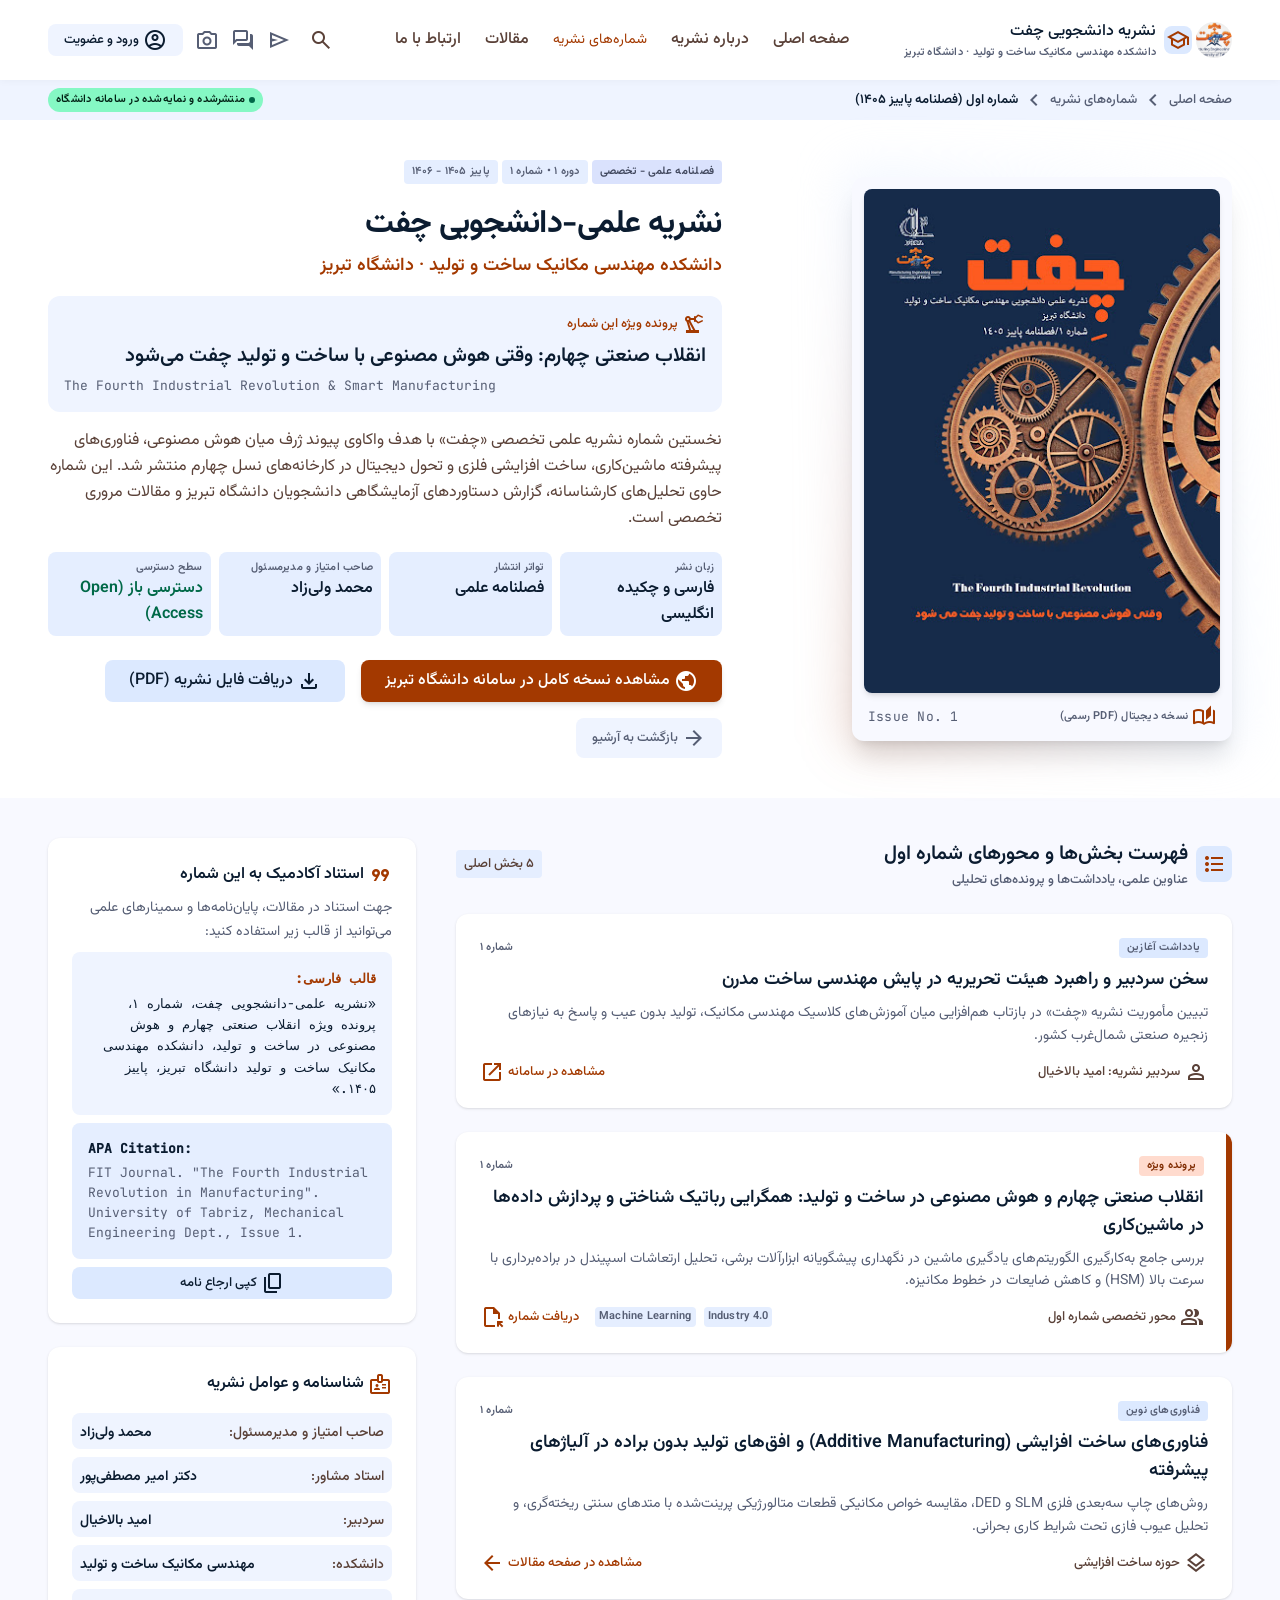
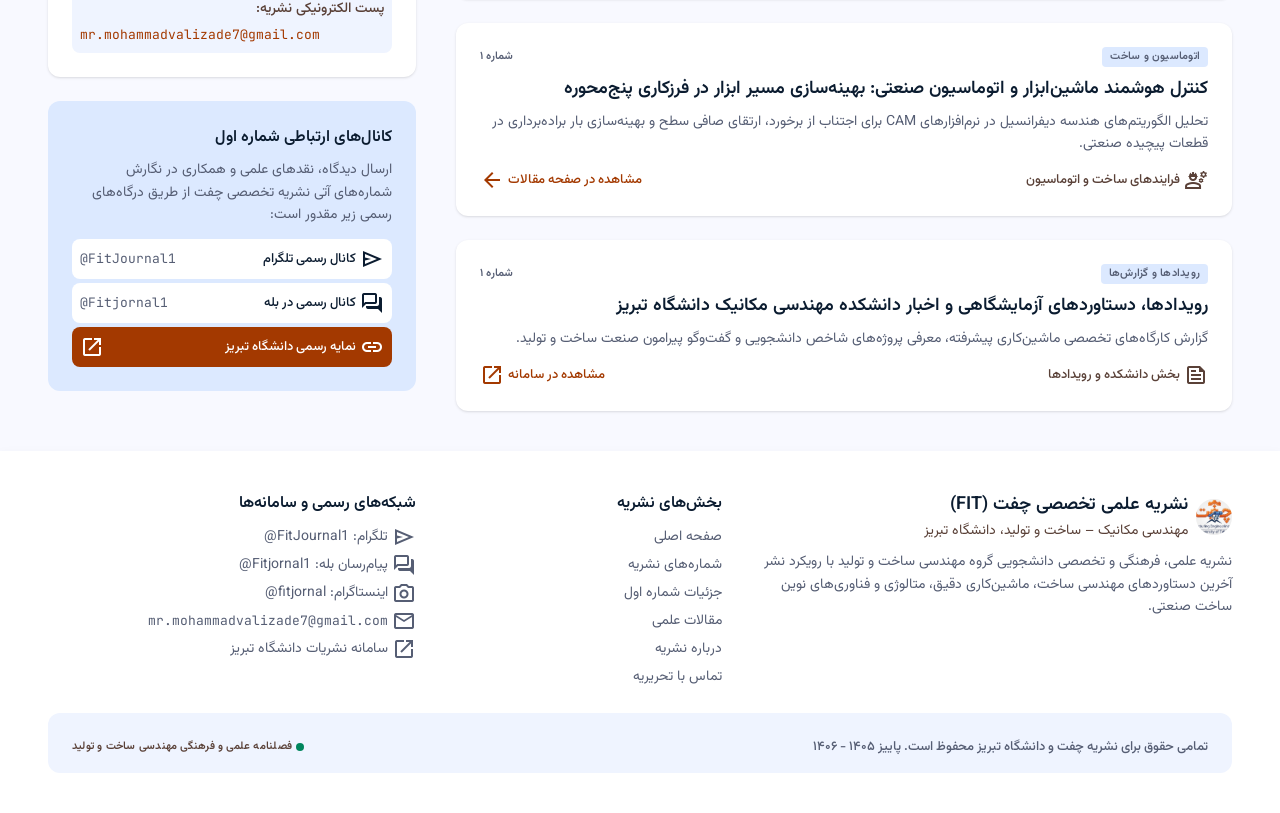
<file: issue-details.html>
<!DOCTYPE html>
<html dir="rtl" lang="fa">
<head>
  <base href="./">
  <meta charset="utf-8" />
  <meta name="viewport" content="width=device-width, initial-scale=1.0" />
  <title>جزئیات شماره اول | نشریه علمی تخصصی چفت (FIT)</title>
  <meta name="description" content="جزئیات شماره اول نشریه علمی تخصصی مهندسی مکانیک – ساخت و تولید (چفت) دانشگاه تبریز با محوریت انقلاب صنعتی چهارم و هوش مصنوعی در ساخت و تولید." />
  <meta property="og:title" content="جزئیات شماره اول نشریه چفت | دانشگاه تبریز" />
  <meta property="og:description" content="فهرست مطالب، شناسنامه و دریافت فایل PDF شماره اول نشریه چفت" />
  <meta property="og:type" content="website" />
  <link rel="icon" type="image/jpeg" href="assets/images/fit-journal-logo.jpg" />
  <link rel="stylesheet" href="assets/css/fonts.css" />
  <link rel="stylesheet" href="assets/css/style.css" />
</head>
<body class="bg-surface font-body-md text-body-md text-on-surface">
  <!-- Header -->
  <header class="fixed top-0 w-full z-50 bg-surface-container-lowest/90 backdrop-blur-xl shadow-[0_1px_8px_rgba(0,0,0,0.04)]">
    <div class="h-20 max-w-7xl mx-auto px-margin-mobile lg:px-margin flex items-center justify-between gap-space-md">
      <a href="index.html" class="flex items-center gap-space-sm group">
        <div class="flex items-center gap-space-xs">
          <img alt="لوگوی نشریه علمی تخصصی چفت" class="w-9 h-9 rounded-full object-cover bg-surface-container-low" src="assets/images/fit-journal-logo.jpg" />
          <div class="w-7 h-7 rounded-lg bg-surface-container-high flex items-center justify-center text-primary">
            <span class="material-symbols-outlined text-[18px]">school</span>
          </div>
        </div>
        <div class="flex flex-col">
          <span class="font-title-md text-title-md text-on-surface group-hover:text-primary transition-colors">نشریه دانشجویی چفت</span>
          <span class="font-label-sm text-label-sm text-secondary hidden sm:block">دانشکده مهندسی مکانیک ساخت و تولید · دانشگاه تبریز</span>
        </div>
      </a>

      <nav aria-label="منوی اصلی" class="hidden lg:flex items-center gap-space-lg">
        <a class="font-title-md text-title-md text-on-surface-variant hover:text-on-surface transition-colors" href="index.html">صفحه اصلی</a>
        <a class="font-title-md text-title-md text-on-surface-variant hover:text-on-surface transition-colors" href="about.html">درباره نشریه</a>
        <a aria-current="page" class="transition-colors text-primary font-title-md" href="issues.html">شماره‌های نشریه</a>
        <a class="font-title-md text-title-md text-on-surface-variant hover:text-on-surface transition-colors" href="articles.html">مقالات</a>
        <a class="font-title-md text-title-md text-on-surface-variant hover:text-on-surface transition-colors" href="contact.html">ارتباط با ما</a>
      </nav>

      <div class="flex items-center gap-space-sm">
        <button id="global-search-trigger" aria-label="جستجو در نشریه" class="w-9 h-9 rounded-lg flex items-center justify-center text-on-surface-variant hover:bg-surface-container-high hover:text-on-surface transition-colors" type="button">
          <span class="material-symbols-outlined text-[20px]">search</span>
        </button>
        <div class="hidden sm:flex items-center gap-space-xs">
          <a aria-label="تلگرام نشریه چفت" class="w-8 h-8 rounded-lg flex items-center justify-center text-secondary hover:bg-surface-container-high hover:text-on-surface transition-colors" href="https://t.me/FitJournal1" rel="noopener noreferrer" target="_blank" title="تلگرام">
            <span class="material-symbols-outlined text-[18px]">send</span>
          </a>
          <a aria-label="بله نشریه چفت" class="w-8 h-8 rounded-lg flex items-center justify-center text-secondary hover:bg-surface-container-high hover:text-on-surface transition-colors" href="https://ble.ir/Fitjornal1" rel="noopener noreferrer" target="_blank" title="بله">
            <span class="material-symbols-outlined text-[18px]">forum</span>
          </a>
          <a aria-label="اینستاگرام نشریه چفت" class="w-8 h-8 rounded-lg flex items-center justify-center text-secondary hover:bg-surface-container-high hover:text-on-surface transition-colors" href="https://www.instagram.com/fitjornal" rel="noopener noreferrer" target="_blank" title="اینستاگرام">
            <span class="material-symbols-outlined text-[18px]">photo_camera</span>
          </a>
        </div>
        <a class="hidden sm:flex items-center gap-space-xs px-space-md py-space-xs bg-surface-container-low text-on-surface hover:bg-surface-container-high rounded-lg transition-colors font-label-md text-label-md" href="account.html">
          <span class="material-symbols-outlined text-[18px]">account_circle</span>
          <span>ورود و عضویت</span>
        </a>
        <button id="mobile-menu-toggle" aria-label="باز کردن منو" aria-expanded="false" aria-controls="mobile-nav-drawer" class="lg:hidden w-9 h-9 rounded-lg flex items-center justify-center text-on-surface bg-surface-container-low hover:bg-surface-container-high transition-colors" type="button">
          <span class="material-symbols-outlined text-[22px]">menu</span>
        </button>
      </div>
    </div>
  </header>

  <!-- Mobile Navigation Drawer -->
  <div id="mobile-nav-drawer" class="fixed inset-0 z-50 hidden lg:hidden" role="dialog" aria-modal="true" aria-label="منوی موبایل">
    <div id="mobile-nav-backdrop" class="fixed inset-0 bg-inverse-surface/40 backdrop-blur-sm"></div>
    <div class="fixed top-0 right-0 bottom-0 w-72 max-w-[85vw] bg-surface-container-lowest shadow-2xl p-space-lg flex flex-col justify-between overflow-y-auto">
      <div class="flex flex-col gap-space-lg">
        <div class="flex items-center justify-between">
          <div class="flex items-center gap-space-xs">
            <img alt="لوگوی نشریه چفت" class="w-8 h-8 rounded-full object-cover" src="assets/images/fit-journal-logo.jpg" />
            <span class="font-title-md text-title-md text-on-surface font-bold">نشریه چفت</span>
          </div>
          <button id="mobile-menu-close" aria-label="بستن منو" class="w-8 h-8 rounded-lg flex items-center justify-center text-secondary hover:bg-surface-container-high" type="button">
            <span class="material-symbols-outlined text-[20px]">close</span>
          </button>
        </div>
        <nav class="flex flex-col gap-space-xs" aria-label="منوی موبایل">
          <a class="px-space-md py-space-sm rounded-lg text-on-surface-variant hover:bg-surface-container-low font-title-md" href="index.html">صفحه اصلی</a>
          <a class="px-space-md py-space-sm rounded-lg text-on-surface-variant hover:bg-surface-container-low font-title-md" href="about.html">درباره نشریه</a>
          <a class="px-space-md py-space-sm rounded-lg text-on-surface-variant hover:bg-surface-container-low font-title-md" href="issues.html">شماره‌های نشریه</a>
          <a class="px-space-md py-space-sm rounded-lg text-on-surface-variant hover:bg-surface-container-low font-title-md" href="articles.html">مقالات</a>
          <a aria-current="page" class="px-space-md py-space-sm rounded-lg bg-surface-container-low text-primary font-title-md" href="issue-details.html">جزئیات شماره اول</a>
          <a class="px-space-md py-space-sm rounded-lg text-on-surface-variant hover:bg-surface-container-low font-title-md" href="contact.html">ارتباط با ما</a>
          <a class="px-space-md py-space-sm rounded-lg bg-primary text-on-primary font-label-md mt-space-xs flex items-center justify-center gap-space-xs" href="account.html">
            <span class="material-symbols-outlined text-[18px]">account_circle</span>
            <span>ورود و عضویت</span>
          </a>
        </nav>
      </div>
      <div class="pt-space-lg flex flex-col gap-space-xs">
        <span class="font-label-sm text-label-sm text-secondary">شبکه‌های رسمی نشریه</span>
        <div class="flex items-center gap-space-xs">
          <a aria-label="تلگرام" class="w-9 h-9 rounded-lg bg-surface-container-low flex items-center justify-center text-secondary hover:text-primary" href="https://t.me/FitJournal1" rel="noopener noreferrer" target="_blank"><span class="material-symbols-outlined text-[18px]">send</span></a>
          <a aria-label="بله" class="w-9 h-9 rounded-lg bg-surface-container-low flex items-center justify-center text-secondary hover:text-primary" href="https://ble.ir/Fitjornal1" rel="noopener noreferrer" target="_blank"><span class="material-symbols-outlined text-[18px]">forum</span></a>
          <a aria-label="اینستاگرام" class="w-9 h-9 rounded-lg bg-surface-container-low flex items-center justify-center text-secondary hover:text-primary" href="https://www.instagram.com/fitjornal" rel="noopener noreferrer" target="_blank"><span class="material-symbols-outlined text-[18px]">photo_camera</span></a>
        </div>
      </div>
    </div>
  </div>

  <!-- Global Search Modal -->
  <div id="global-search-modal" class="fixed inset-0 z-50 hidden flex items-start justify-center pt-20 px-margin-mobile" role="dialog" aria-modal="true" aria-label="جستجو در نشریه چفت">
    <div id="global-search-backdrop" class="fixed inset-0 bg-inverse-surface/40 backdrop-blur-sm"></div>
    <div class="relative z-10 w-full max-w-2xl bg-surface-container-lowest rounded-xl shadow-2xl p-space-lg flex flex-col gap-space-md">
      <div class="flex items-center justify-between gap-space-sm">
        <div class="relative flex-1">
          <span class="material-symbols-outlined absolute right-3 top-1/2 -translate-y-1/2 text-secondary text-[20px]">search</span>
          <input id="global-search-input" type="text" class="w-full bg-surface-container-low text-on-surface pr-10 pl-space-md py-2.5 rounded-lg font-body-md text-body-md focus:outline-none focus:ring-2 focus:ring-primary/30" placeholder="جستجو در شماره‌ها، مقالات و بخش‌های نشریه..." />
        </div>
        <button id="global-search-close" aria-label="بستن جستجو" class="w-9 h-9 rounded-lg flex items-center justify-center text-secondary hover:bg-surface-container-high" type="button">
          <span class="material-symbols-outlined text-[20px]">close</span>
        </button>
      </div>
      <div id="global-search-results" class="flex flex-col gap-space-xs max-h-80 overflow-y-auto"></div>
    </div>
  </div>

  <main class="w-full pt-20 bg-surface min-h-[calc(100vh-5rem)]">
    <div class="flex flex-col w-full">
      <!-- Top Breadcrumb & Status Bar -->
      <div class="w-full bg-surface-container-low py-space-sm px-margin-mobile lg:px-margin">
        <div class="max-w-7xl mx-auto flex flex-wrap items-center justify-between gap-space-sm">
          <nav aria-label="مسیر راهنما" class="flex items-center gap-space-xs font-label-md text-label-md text-secondary">
            <a class="hover:text-primary transition-colors" href="index.html">صفحه اصلی</a>
            <span class="material-symbols-outlined text-[14px]">chevron_left</span>
            <a class="hover:text-primary transition-colors" href="issues.html">شماره‌های نشریه</a>
            <span class="material-symbols-outlined text-[14px]">chevron_left</span>
            <span class="text-on-surface font-semibold">شماره اول (فصلنامه پاییز ۱۴۰۵)</span>
          </nav>
          <div class="flex items-center gap-space-xs">
            <span class="inline-flex items-center gap-space-xs px-space-sm py-1 rounded-full bg-tertiary-fixed text-on-tertiary-fixed font-label-sm text-label-sm">
              <span class="w-1.5 h-1.5 rounded-full bg-tertiary"></span>
              منتشرشده و نمایه‌شده در سامانه دانشگاه
            </span>
          </div>
        </div>
      </div>

      <!-- Showcase Hero -->
      <div class="w-full bg-surface-container-lowest py-space-xl px-margin-mobile lg:px-margin">
        <div class="max-w-7xl mx-auto grid grid-cols-1 lg:grid-cols-12 gap-space-xl items-center">
          <!-- Issue Cover Presentation -->
          <div class="lg:col-span-5 flex justify-center lg:justify-start">
            <div class="relative group max-w-[380px] w-full">
              <div class="absolute -inset-2 bg-gradient-to-tr from-primary/20 via-surface-container-high/40 to-transparent rounded-2xl blur-xl group-hover:blur-2xl transition-all duration-300"></div>
              <div class="relative bg-surface rounded-xl p-3 shadow-xl overflow-hidden transition-transform duration-300 group-hover:-translate-y-1">
                <div class="relative w-full aspect-[1/1.414] overflow-hidden rounded-lg bg-surface-container shadow-md">
                  <img alt="طرح جلد رسمی شماره اول نشریه علمی چفت دانشگاه تبریز" class="w-full h-full object-cover select-none" src="assets/images/issue-01-cover.jpg" />
                  <div class="absolute inset-0 bg-gradient-to-t from-black/40 via-transparent to-transparent opacity-0 group-hover:opacity-100 transition-opacity flex items-end p-space-md">
                    <a class="w-full py-space-xs bg-surface-container-lowest text-primary font-label-md text-label-md rounded-lg flex items-center justify-center gap-space-xs shadow-md hover:bg-surface-container-high transition-colors" href="https://stjournals.tabrizu.ac.ir/fa/page/13304/" rel="noopener noreferrer" target="_blank">
                      <span class="material-symbols-outlined text-[18px]">open_in_new</span>
                      <span>مشاهده در سامانه دانشگاه</span>
                    </a>
                  </div>
                </div>
                <div class="mt-3 px-1 flex items-center justify-between text-secondary font-label-sm text-label-sm">
                  <span class="flex items-center gap-1">
                    <span class="material-symbols-outlined text-[16px] text-primary">auto_stories</span>
                    نسخه دیجیتال (PDF رسمی)
                  </span>
                  <span class="font-technical-code text-technical-code" dir="ltr">Issue No. 1</span>
                </div>
              </div>
            </div>
          </div>

          <!-- Metadata & Details -->
          <div class="lg:col-span-7 flex flex-col gap-space-md">
            <div class="flex flex-wrap items-center gap-space-xs">
              <span class="px-space-sm py-1 rounded bg-secondary-container text-on-secondary-fixed-variant font-label-sm text-label-sm">فصلنامه علمی - تخصصی</span>
              <span class="px-space-sm py-1 rounded bg-surface-container text-secondary font-label-sm text-label-sm">دوره ۱ • شماره ۱</span>
              <span class="px-space-sm py-1 rounded bg-surface-container text-secondary font-label-sm text-label-sm">پاییز ۱۴۰۵ - ۱۴۰۶</span>
            </div>

            <div class="flex flex-col gap-1">
              <h1 class="font-headline-lg text-headline-lg text-on-surface">نشریه علمی-دانشجویی چفت</h1>
              <p class="font-title-lg text-title-lg text-primary">دانشکده مهندسی مکانیک ساخت و تولید · دانشگاه تبریز</p>
            </div>

            <div class="bg-surface-container-low p-space-md rounded-xl flex flex-col gap-space-xs">
              <div class="flex items-center gap-space-xs text-primary font-label-md text-label-md">
                <span class="material-symbols-outlined text-[18px]">precision_manufacturing</span>
                <span>پرونده ویژه این شماره</span>
              </div>
              <h2 class="font-headline-sm text-headline-sm text-on-surface">انقلاب صنعتی چهارم: وقتی هوش مصنوعی با ساخت و تولید چفت می‌شود</h2>
              <span class="font-technical-code text-technical-code text-secondary" dir="ltr">The Fourth Industrial Revolution &amp; Smart Manufacturing</span>
            </div>

            <p class="font-body-lg text-body-lg text-on-surface-variant leading-relaxed">
              نخستین شماره نشریه علمی تخصصی «چفت» با هدف واکاوی پیوند ژرف میان هوش مصنوعی، فناوری‌های پیشرفته ماشین‌کاری، ساخت افزایشی فلزی و تحول دیجیتال در کارخانه‌های نسل چهارم منتشر شد. این شماره حاوی تحلیل‌های کارشناسانه، گزارش دستاوردهای آزمایشگاهی دانشجویان دانشگاه تبریز و مقالات مروری تخصصی است.
            </p>

            <div class="grid grid-cols-2 sm:grid-cols-4 gap-space-sm py-space-xs">
              <div class="bg-surface-container p-space-sm rounded-lg flex flex-col">
                <span class="font-label-sm text-label-sm text-secondary">زبان نشر</span>
                <span class="font-title-md text-title-md text-on-surface font-semibold">فارسی و چکیده انگلیسی</span>
              </div>
              <div class="bg-surface-container p-space-sm rounded-lg flex flex-col">
                <span class="font-label-sm text-label-sm text-secondary">تواتر انتشار</span>
                <span class="font-title-md text-title-md text-on-surface font-semibold">فصلنامه علمی</span>
              </div>
              <div class="bg-surface-container p-space-sm rounded-lg flex flex-col">
                <span class="font-label-sm text-label-sm text-secondary">صاحب امتیاز و مدیرمسئول</span>
                <span class="font-title-md text-title-md text-on-surface font-semibold">محمد ولی‌زاد</span>
              </div>
              <div class="bg-surface-container p-space-sm rounded-lg flex flex-col">
                <span class="font-label-sm text-label-sm text-secondary">سطح دسترسی</span>
                <span class="font-title-md text-title-md text-tertiary font-semibold">دسترسی باز (Open Access)</span>
              </div>
            </div>

            <div class="flex flex-wrap items-center gap-space-md pt-space-xs">
              <a class="px-space-lg py-space-sm bg-primary text-on-primary font-title-md text-title-md rounded-lg flex items-center gap-space-xs hover:bg-primary-container transition-all shadow-md" href="https://stjournals.tabrizu.ac.ir/fa/page/13304/" rel="noopener noreferrer" target="_blank">
                <span class="material-symbols-outlined text-[20px]">public</span>
                <span>مشاهده نسخه کامل در سامانه دانشگاه تبریز</span>
              </a>
              <a class="px-space-lg py-space-sm bg-surface-container-high text-on-surface font-title-md text-title-md rounded-lg flex items-center gap-space-xs hover:bg-secondary-container transition-colors" href="https://stjournals.tabrizu.ac.ir/fa/page/13304/" rel="noopener noreferrer" target="_blank">
                <span class="material-symbols-outlined text-[20px]">file_download</span>
                <span>دریافت فایل نشریه (PDF)</span>
              </a>
              <a class="px-space-md py-space-sm bg-surface-container-low text-secondary hover:text-primary font-label-md text-label-md rounded-lg flex items-center gap-space-xs transition-colors" href="issues.html">
                <span class="material-symbols-outlined text-[18px]">arrow_forward</span>
                <span>بازگشت به آرشیو</span>
              </a>
            </div>
          </div>
        </div>
      </div>

      <!-- Main Content Grid: TOC (8 cols) & Sidebar Metadata (4 cols) -->
      <div class="w-full max-w-7xl mx-auto px-margin-mobile lg:px-margin py-space-xl">
        <div class="grid grid-cols-1 lg:grid-cols-12 gap-space-xl">
          <!-- Table of Contents -->
          <div class="lg:col-span-8 flex flex-col gap-space-lg">
            <div class="flex items-center justify-between">
              <div class="flex items-center gap-space-sm">
                <div class="w-9 h-9 rounded-lg bg-surface-container-high flex items-center justify-center text-primary">
                  <span class="material-symbols-outlined text-[20px]">format_list_bulleted</span>
                </div>
                <div>
                  <h3 class="font-headline-sm text-headline-sm text-on-surface">فهرست بخش‌ها و محورهای شماره اول</h3>
                  <p class="font-label-md text-label-md text-secondary">عناوین علمی، یادداشت‌ها و پرونده‌های تحلیلی</p>
                </div>
              </div>
              <span class="font-label-md text-label-md text-on-surface-variant bg-surface-container px-space-sm py-1 rounded">۵ بخش اصلی</span>
            </div>

            <!-- TOC Item 1 -->
            <div class="bg-surface-container-lowest p-space-lg rounded-xl shadow-sm hover:shadow-md transition-shadow flex flex-col gap-space-sm">
              <div class="flex flex-wrap items-center justify-between gap-space-xs">
                <span class="px-space-sm py-0.5 rounded bg-surface-container-high text-secondary font-label-sm text-label-sm">یادداشت آغازین</span>
                <span class="font-label-sm text-label-sm text-secondary">شماره ۱</span>
              </div>
              <h4 class="font-title-lg text-title-lg text-on-surface font-semibold">
                سخن سردبیر و راهبرد هیئت تحریریه در پایش مهندسی ساخت مدرن
              </h4>
              <p class="font-body-md text-body-md text-secondary leading-relaxed">
                تبیین مأموریت نشریه «چفت» در بازتاب هم‌افزایی میان آموزش‌های کلاسیک مهندسی مکانیک، تولید بدون عیب و پاسخ به نیازهای زنجیره صنعتی شمال‌غرب کشور.
              </p>
              <div class="flex flex-wrap items-center justify-between gap-space-sm pt-space-xs">
                <div class="flex items-center gap-space-xs text-on-surface-variant font-label-md text-label-md">
                  <span class="material-symbols-outlined text-[16px]">person</span>
                  <span>سردبیر نشریه: امید بالاخیال</span>
                </div>
                <a class="text-primary hover:text-primary-container font-label-md text-label-md flex items-center gap-1" href="https://stjournals.tabrizu.ac.ir/fa/page/13304/" rel="noopener noreferrer" target="_blank">
                  <span>مشاهده در سامانه</span>
                  <span class="material-symbols-outlined text-[16px]">open_in_new</span>
                </a>
              </div>
            </div>

            <!-- TOC Item 2 -->
            <div class="bg-surface-container-lowest p-space-lg rounded-xl shadow-sm hover:shadow-md transition-shadow flex flex-col gap-space-sm relative overflow-hidden">
              <div class="w-1.5 h-full bg-primary absolute right-0 top-0"></div>
              <div class="flex flex-wrap items-center justify-between gap-space-xs pr-space-xs">
                <span class="px-space-sm py-0.5 rounded bg-primary-fixed text-on-primary-fixed-variant font-label-sm text-label-sm font-semibold">پرونده ویژه</span>
                <span class="font-label-sm text-label-sm text-secondary">شماره ۱</span>
              </div>
              <h4 class="font-title-lg text-title-lg text-on-surface font-semibold pr-space-xs">
                انقلاب صنعتی چهارم و هوش مصنوعی در ساخت و تولید: همگرایی رباتیک شناختی و پردازش داده‌ها در ماشین‌کاری
              </h4>
              <p class="font-body-md text-body-md text-secondary leading-relaxed pr-space-xs">
                بررسی جامع به‌کارگیری الگوریتم‌های یادگیری ماشین در نگهداری پیشگویانه ابزارآلات برشی، تحلیل ارتعاشات اسپیندل در براده‌برداری با سرعت بالا (HSM) و کاهش ضایعات در خطوط مکانیزه.
              </p>
              <div class="flex flex-wrap items-center justify-between gap-space-sm pt-space-xs pr-space-xs">
                <div class="flex items-center gap-space-xs text-on-surface-variant font-label-md text-label-md">
                  <span class="material-symbols-outlined text-[16px]">group</span>
                  <span>محور تخصصی شماره اول</span>
                </div>
                <div class="flex items-center gap-space-sm">
                  <span class="px-space-xs py-0.5 rounded bg-surface-container text-secondary font-label-sm text-label-sm">Industry 4.0</span>
                  <span class="px-space-xs py-0.5 rounded bg-surface-container text-secondary font-label-sm text-label-sm">Machine Learning</span>
                  <a class="text-primary hover:text-primary-container font-label-md text-label-md flex items-center gap-1 mr-space-sm" href="https://stjournals.tabrizu.ac.ir/fa/page/13304/" rel="noopener noreferrer" target="_blank">
                    <span>دریافت شماره</span>
                    <span class="material-symbols-outlined text-[16px]">file_open</span>
                  </a>
                </div>
              </div>
            </div>

            <!-- TOC Item 3 -->
            <div class="bg-surface-container-lowest p-space-lg rounded-xl shadow-sm hover:shadow-md transition-shadow flex flex-col gap-space-sm">
              <div class="flex flex-wrap items-center justify-between gap-space-xs">
                <span class="px-space-sm py-0.5 rounded bg-surface-container-high text-secondary font-label-sm text-label-sm">فناوری‌های نوین</span>
                <span class="font-label-sm text-label-sm text-secondary">شماره ۱</span>
              </div>
              <h4 class="font-title-lg text-title-lg text-on-surface font-semibold">
                فناوری‌های ساخت افزایشی (Additive Manufacturing) و افق‌های تولید بدون براده در آلیاژهای پیشرفته
              </h4>
              <p class="font-body-md text-body-md text-secondary leading-relaxed">
                روش‌های چاپ سه‌بعدی فلزی SLM و DED، مقایسه خواص مکانیکی قطعات متالورژیکی پرینت‌شده با متدهای سنتی ریخته‌گری، و تحلیل عیوب فازی تحت شرایط کاری بحرانی.
              </p>
              <div class="flex flex-wrap items-center justify-between gap-space-sm pt-space-xs">
                <div class="flex items-center gap-space-xs text-on-surface-variant font-label-md text-label-md">
                  <span class="material-symbols-outlined text-[16px]">layers</span>
                  <span>حوزه ساخت افزایشی</span>
                </div>
                <a class="text-primary hover:text-primary-container font-label-md text-label-md flex items-center gap-1" href="articles.html">
                  <span>مشاهده در صفحه مقالات</span>
                  <span class="material-symbols-outlined text-[16px]">arrow_back</span>
                </a>
              </div>
            </div>

            <!-- TOC Item 4 -->
            <div class="bg-surface-container-lowest p-space-lg rounded-xl shadow-sm hover:shadow-md transition-shadow flex flex-col gap-space-sm">
              <div class="flex flex-wrap items-center justify-between gap-space-xs">
                <span class="px-space-sm py-0.5 rounded bg-surface-container-high text-secondary font-label-sm text-label-sm">اتوماسیون و ساخت</span>
                <span class="font-label-sm text-label-sm text-secondary">شماره ۱</span>
              </div>
              <h4 class="font-title-lg text-title-lg text-on-surface font-semibold">
                کنترل هوشمند ماشین‌ابزار و اتوماسیون صنعتی: بهینه‌سازی مسیر ابزار در فرزکاری پنج‌محوره
              </h4>
              <p class="font-body-md text-body-md text-secondary leading-relaxed">
                تحلیل الگوریتم‌های هندسه دیفرانسیل در نرم‌افزارهای CAM برای اجتناب از برخورد، ارتقای صافی سطح و بهینه‌سازی بار براده‌برداری در قطعات پیچیده صنعتی.
              </p>
              <div class="flex flex-wrap items-center justify-between gap-space-sm pt-space-xs">
                <div class="flex items-center gap-space-xs text-on-surface-variant font-label-md text-label-md">
                  <span class="material-symbols-outlined text-[16px]">engineering</span>
                  <span>فرایندهای ساخت و اتوماسیون</span>
                </div>
                <a class="text-primary hover:text-primary-container font-label-md text-label-md flex items-center gap-1" href="articles.html">
                  <span>مشاهده در صفحه مقالات</span>
                  <span class="material-symbols-outlined text-[16px]">arrow_back</span>
                </a>
              </div>
            </div>

            <!-- TOC Item 5 -->
            <div class="bg-surface-container-lowest p-space-lg rounded-xl shadow-sm hover:shadow-md transition-shadow flex flex-col gap-space-sm">
              <div class="flex flex-wrap items-center justify-between gap-space-xs">
                <span class="px-space-sm py-0.5 rounded bg-surface-container-high text-secondary font-label-sm text-label-sm">رویدادها و گزارش‌ها</span>
                <span class="font-label-sm text-label-sm text-secondary">شماره ۱</span>
              </div>
              <h4 class="font-title-lg text-title-lg text-on-surface font-semibold">
                رویدادها، دستاوردهای آزمایشگاهی و اخبار دانشکده مهندسی مکانیک دانشگاه تبریز
              </h4>
              <p class="font-body-md text-body-md text-secondary leading-relaxed">
                گزارش کارگاه‌های تخصصی ماشین‌کاری پیشرفته، معرفی پروژه‌های شاخص دانشجویی و گفت‌وگو پیرامون صنعت ساخت و تولید.
              </p>
              <div class="flex flex-wrap items-center justify-between gap-space-sm pt-space-xs">
                <div class="flex items-center gap-space-xs text-on-surface-variant font-label-md text-label-md">
                  <span class="material-symbols-outlined text-[16px]">feed</span>
                  <span>بخش دانشکده و رویدادها</span>
                </div>
                <a class="text-primary hover:text-primary-container font-label-md text-label-md flex items-center gap-1" href="https://stjournals.tabrizu.ac.ir/fa/page/13304/" rel="noopener noreferrer" target="_blank">
                  <span>مشاهده در سامانه</span>
                  <span class="material-symbols-outlined text-[16px]">open_in_new</span>
                </a>
              </div>
            </div>
          </div>

          <!-- Left/Sidebar Area -->
          <div class="lg:col-span-4 flex flex-col gap-space-lg">
            <!-- Citation Card -->
            <div class="bg-surface-container-lowest p-space-lg rounded-xl shadow-sm flex flex-col gap-space-sm">
              <div class="flex items-center gap-space-xs text-on-surface">
                <span class="material-symbols-outlined text-primary text-[20px]">format_quote</span>
                <h4 class="font-title-md text-title-md font-semibold">استناد آکادمیک به این شماره</h4>
              </div>
              <p class="font-body-md text-body-md text-secondary">
                جهت استناد در مقالات، پایان‌نامه‌ها و سمینارهای علمی می‌توانید از قالب زیر استفاده کنید:
              </p>
              <div class="bg-surface-container-low p-space-md rounded-lg flex flex-col gap-space-xs font-technical-code text-technical-code text-on-surface leading-relaxed text-right select-all">
                <span class="font-semibold text-primary">قالب فارسی:</span>
                «نشریه علمی-دانشجویی چفت، شماره ۱، پرونده ویژه انقلاب صنعتی چهارم و هوش مصنوعی در ساخت و تولید، دانشکده مهندسی مکانیک ساخت و تولید دانشگاه تبریز، پاییز ۱۴۰۵.»
              </div>
              <div class="bg-surface-container p-space-md rounded-lg flex flex-col gap-space-xs font-technical-code text-technical-code text-secondary select-all" dir="ltr">
                <span class="font-semibold text-on-surface text-left">APA Citation:</span>
                <span>FIT Journal. "The Fourth Industrial Revolution in Manufacturing". University of Tabriz, Mechanical Engineering Dept., Issue 1.</span>
              </div>
              <button class="w-full py-space-xs bg-surface-container-high hover:bg-surface-container-highest text-on-surface font-label-md text-label-md rounded-lg flex items-center justify-center gap-space-xs transition-colors" id="copy-citation-btn" type="button">
                <span class="material-symbols-outlined text-[16px]">content_copy</span>
                <span id="copy-text">کپی ارجاع نامه</span>
              </button>
            </div>

            <!-- Editorial Identification & Board -->
            <div class="bg-surface-container-lowest p-space-lg rounded-xl shadow-sm flex flex-col gap-space-md">
              <div class="flex items-center gap-space-xs text-on-surface">
                <span class="material-symbols-outlined text-primary text-[20px]">badge</span>
                <h4 class="font-title-md text-title-md font-semibold">شناسنامه و عوامل نشریه</h4>
              </div>
              <div class="flex flex-col gap-space-sm font-body-md text-body-md text-secondary">
                <div class="flex items-start justify-between gap-2 pb-space-xs bg-surface-container-low p-space-sm rounded-lg">
                  <span class="text-on-surface-variant font-medium">صاحب امتیاز و مدیرمسئول:</span>
                  <span class="text-on-surface text-left font-semibold">محمد ولی‌زاد</span>
                </div>
                <div class="flex items-start justify-between gap-2 pb-space-xs bg-surface-container-low p-space-sm rounded-lg">
                  <span class="text-on-surface-variant font-medium">استاد مشاور:</span>
                  <span class="text-on-surface text-left font-semibold">دکتر امیر مصطفی‌پور</span>
                </div>
                <div class="flex items-start justify-between gap-2 pb-space-xs bg-surface-container-low p-space-sm rounded-lg">
                  <span class="text-on-surface-variant font-medium">سردبیر:</span>
                  <span class="text-on-surface text-left font-semibold">امید بالاخیال</span>
                </div>
                <div class="flex items-start justify-between gap-2 pb-space-xs bg-surface-container-low p-space-sm rounded-lg">
                  <span class="text-on-surface-variant font-medium">دانشکده:</span>
                  <span class="text-on-surface text-left font-semibold">مهندسی مکانیک ساخت و تولید</span>
                </div>
                <div class="flex flex-col gap-1 bg-surface-container-low p-space-sm rounded-lg">
                  <span class="text-on-surface-variant font-medium">پست الکترونیکی نشریه:</span>
                  <a class="text-primary hover:underline font-technical-code text-technical-code" dir="ltr" href="mailto:mr.mohammadvalizade7@gmail.com">mr.mohammadvalizade7@gmail.com</a>
                </div>
              </div>
            </div>

            <!-- Community & Support Card -->
            <div class="bg-surface-container-high p-space-lg rounded-xl flex flex-col gap-space-sm">
              <span class="font-title-md text-title-md text-on-surface font-semibold">کانال‌های ارتباطی شماره اول</span>
              <p class="font-body-md text-body-md text-secondary leading-relaxed">
                ارسال دیدگاه، نقدهای علمی و همکاری در نگارش شماره‌های آتی نشریه تخصصی چفت از طریق درگاه‌های رسمی زیر مقدور است:
              </p>
              <div class="flex flex-col gap-space-xs pt-space-xs font-label-md text-label-md">
                <a class="flex items-center justify-between p-space-sm rounded-lg bg-surface-container-lowest text-on-surface hover:text-primary transition-colors" href="https://t.me/FitJournal1" rel="noopener noreferrer" target="_blank">
                  <span class="flex items-center gap-space-xs">
                    <span class="material-symbols-outlined text-[18px]">send</span>
                    <span>کانال رسمی تلگرام</span>
                  </span>
                  <span class="font-technical-code text-technical-code text-secondary" dir="ltr">@FitJournal1</span>
                </a>
                <a class="flex items-center justify-between p-space-sm rounded-lg bg-surface-container-lowest text-on-surface hover:text-primary transition-colors" href="https://ble.ir/Fitjornal1" rel="noopener noreferrer" target="_blank">
                  <span class="flex items-center gap-space-xs">
                    <span class="material-symbols-outlined text-[18px]">forum</span>
                    <span>کانال رسمی در بله</span>
                  </span>
                  <span class="font-technical-code text-technical-code text-secondary" dir="ltr">@Fitjornal1</span>
                </a>
                <a class="flex items-center justify-between p-space-sm rounded-lg bg-primary text-on-primary hover:bg-primary-container transition-colors" href="https://stjournals.tabrizu.ac.ir/fa/page/13304/" rel="noopener noreferrer" target="_blank">
                  <span class="flex items-center gap-space-xs">
                    <span class="material-symbols-outlined text-[18px]">link</span>
                    <span>نمایه رسمی دانشگاه تبریز</span>
                  </span>
                  <span class="material-symbols-outlined text-[18px]">open_in_new</span>
                </a>
              </div>
            </div>
          </div>
        </div>
      </div>
    </div>
  </main>

  <!-- Footer -->
  <footer class="w-full bg-surface-container-lowest shadow-[0_-1px_8px_rgba(0,0,0,0.02)]">
    <div class="max-w-7xl mx-auto px-margin-mobile lg:px-margin py-space-xl">
      <div class="grid grid-cols-1 md:grid-cols-12 gap-space-xl pb-space-lg">
        <div class="md:col-span-5 flex flex-col gap-space-sm">
          <div class="flex items-center gap-space-sm">
            <img alt="لوگوی نشریه چفت" class="w-9 h-9 rounded-full object-cover" src="assets/images/fit-journal-logo.jpg" />
            <div class="flex flex-col">
              <span class="font-title-lg text-title-lg text-on-surface">نشریه علمی تخصصی چفت (FIT)</span>
              <span class="font-body-md text-body-md text-on-surface-variant">مهندسی مکانیک – ساخت و تولید، دانشگاه تبریز</span>
            </div>
          </div>
          <p class="font-body-md text-body-md text-secondary leading-relaxed">نشریه علمی، فرهنگی و تخصصی دانشجویی گروه مهندسی ساخت و تولید با رویکرد نشر آخرین دستاوردهای مهندسی ساخت، ماشین‌کاری دقیق، متالوژی و فناوری‌های نوین ساخت صنعتی.</p>
        </div>

        <div class="md:col-span-3 flex flex-col gap-space-sm">
          <span class="font-title-md text-title-md text-on-surface font-semibold">بخش‌های نشریه</span>
          <div class="flex flex-col gap-space-xs">
            <a class="font-body-md text-body-md text-secondary hover:text-primary transition-colors" href="index.html">صفحه اصلی</a>
            <a class="font-body-md text-body-md text-secondary hover:text-primary transition-colors" href="issues.html">شماره‌های نشریه</a>
            <a class="font-body-md text-body-md text-secondary hover:text-primary transition-colors" href="issue-details.html">جزئیات شماره اول</a>
            <a class="font-body-md text-body-md text-secondary hover:text-primary transition-colors" href="articles.html">مقالات علمی</a>
            <a class="font-body-md text-body-md text-secondary hover:text-primary transition-colors" href="about.html">درباره نشریه</a>
            <a class="font-body-md text-body-md text-secondary hover:text-primary transition-colors" href="contact.html">تماس با تحریریه</a>
          </div>
        </div>

        <div class="md:col-span-4 flex flex-col gap-space-sm">
          <span class="font-title-md text-title-md text-on-surface font-semibold">شبکه‌های رسمی و سامانه‌ها</span>
          <div class="flex flex-col gap-space-xs font-body-md text-body-md text-secondary">
            <a class="flex items-center gap-space-xs hover:text-primary transition-colors" href="https://t.me/FitJournal1" rel="noopener noreferrer" target="_blank">
              <span class="material-symbols-outlined text-[16px]">send</span>
              <span>تلگرام: <span dir="ltr">@FitJournal1</span></span>
            </a>
            <a class="flex items-center gap-space-xs hover:text-primary transition-colors" href="https://ble.ir/Fitjornal1" rel="noopener noreferrer" target="_blank">
              <span class="material-symbols-outlined text-[16px]">forum</span>
              <span>پیام‌رسان بله: <span dir="ltr">@Fitjornal1</span></span>
            </a>
            <a class="flex items-center gap-space-xs hover:text-primary transition-colors" href="https://www.instagram.com/fitjornal" rel="noopener noreferrer" target="_blank">
              <span class="material-symbols-outlined text-[16px]">photo_camera</span>
              <span>اینستاگرام: <span dir="ltr">@fitjornal</span></span>
            </a>
            <a class="flex items-center gap-space-xs hover:text-primary transition-colors" href="mailto:mr.mohammadvalizade7@gmail.com">
              <span class="material-symbols-outlined text-[16px]">mail</span>
              <span class="font-technical-code text-technical-code" dir="ltr">mr.mohammadvalizade7@gmail.com</span>
            </a>
            <a class="flex items-center gap-space-xs hover:text-primary transition-colors" href="https://stjournals.tabrizu.ac.ir/fa/page/13304/" rel="noopener noreferrer" target="_blank">
              <span class="material-symbols-outlined text-[16px]">open_in_new</span>
              <span>سامانه نشریات دانشگاه تبریز</span>
            </a>
          </div>
        </div>
      </div>

      <div class="pt-space-lg flex flex-col md:flex-row items-center justify-between gap-space-md bg-surface-container-low px-space-lg py-space-md rounded-xl">
        <span class="font-label-md text-label-md text-secondary text-center md:text-right">تمامی حقوق برای نشریه چفت و دانشگاه تبریز محفوظ است. پاییز ۱۴۰۵ - ۱۴۰۶</span>
        <div class="flex items-center gap-space-xs">
          <span class="w-2 h-2 rounded-full bg-tertiary-container"></span>
          <span class="font-label-sm text-label-sm text-on-surface-variant">فصلنامه علمی و فرهنگی مهندسی ساخت و تولید</span>
        </div>
      </div>
    </div>
  </footer>

  <!-- Back to top button -->
  <button id="back-to-top-btn" aria-label="بازگشت به بالای صفحه" class="fixed bottom-6 left-6 z-40 w-11 h-11 rounded-full bg-primary text-on-primary shadow-lg hover:bg-primary-container transition-all duration-300 flex items-center justify-center opacity-0 pointer-events-none translate-y-4" type="button">
    <span class="material-symbols-outlined text-[22px]">arrow_upward</span>
  </button>

  <script src="assets/js/main.js"></script>
</body>
</html>
</file>
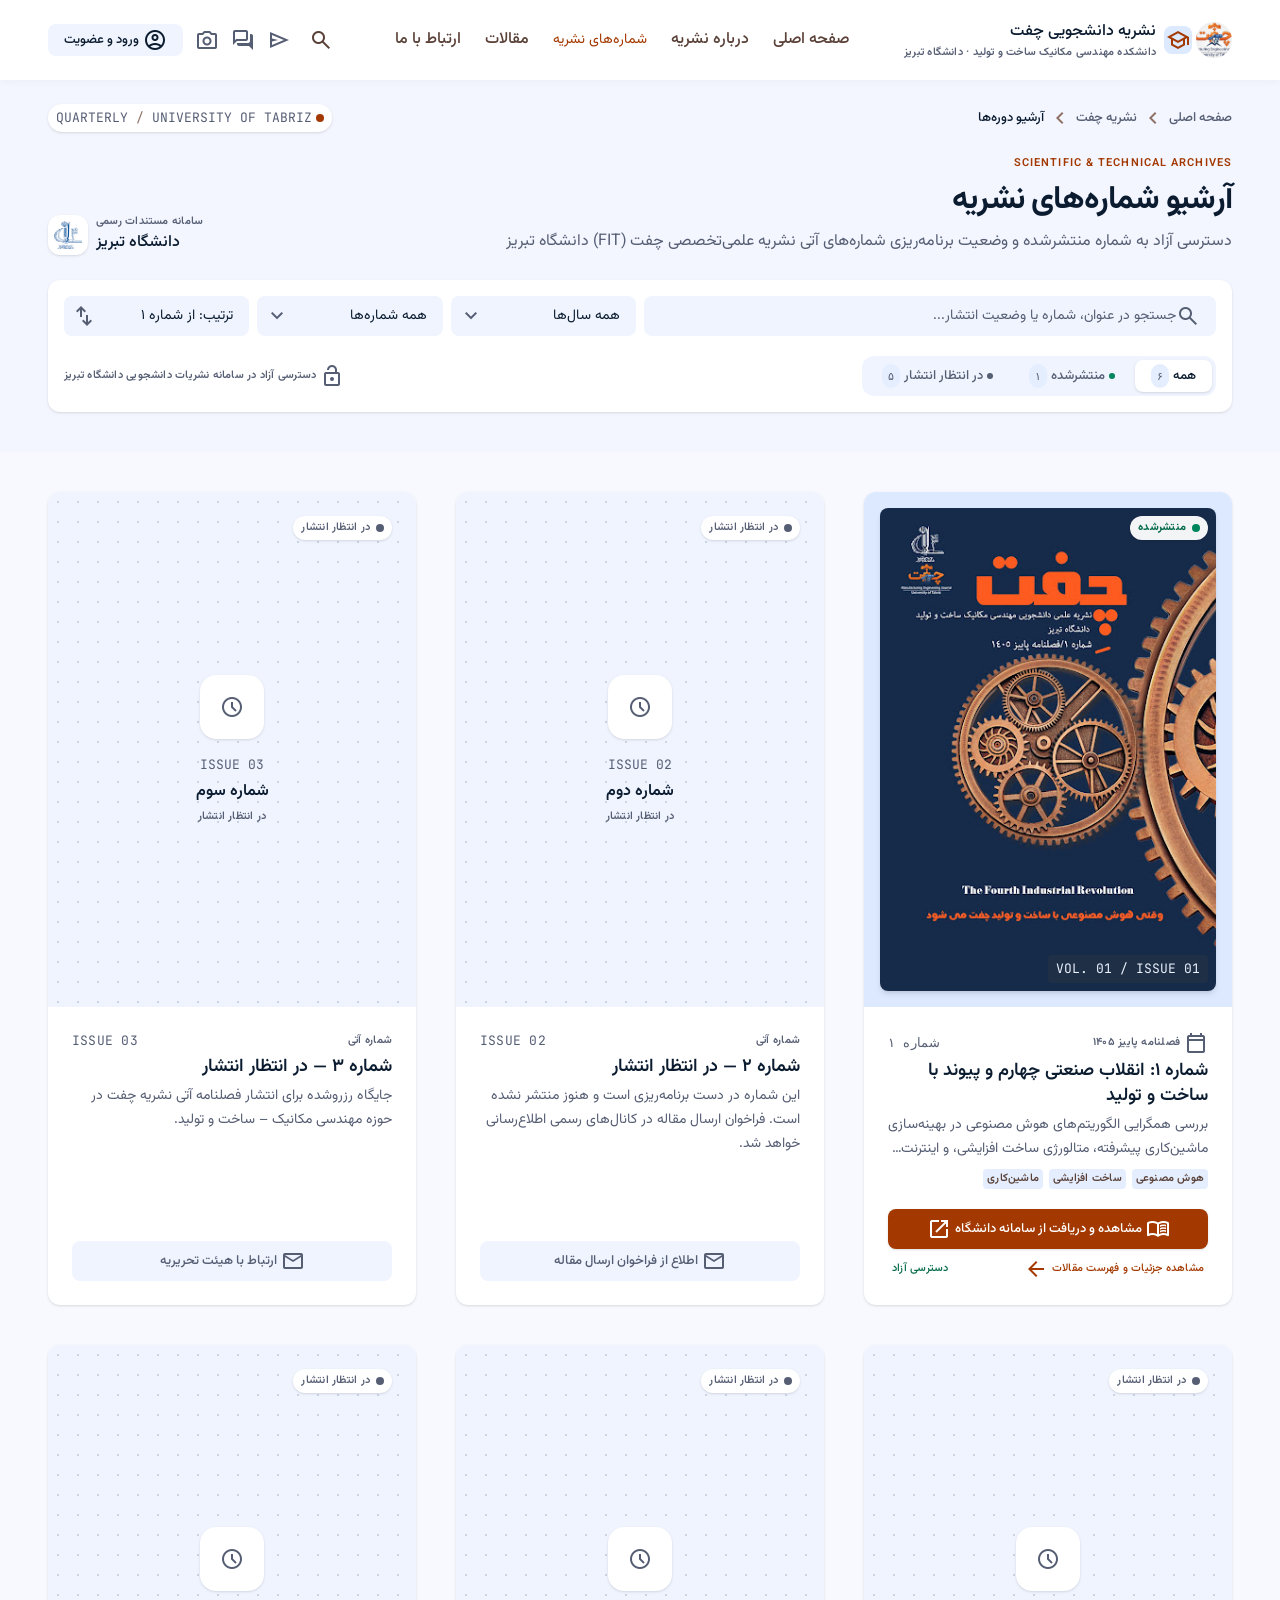
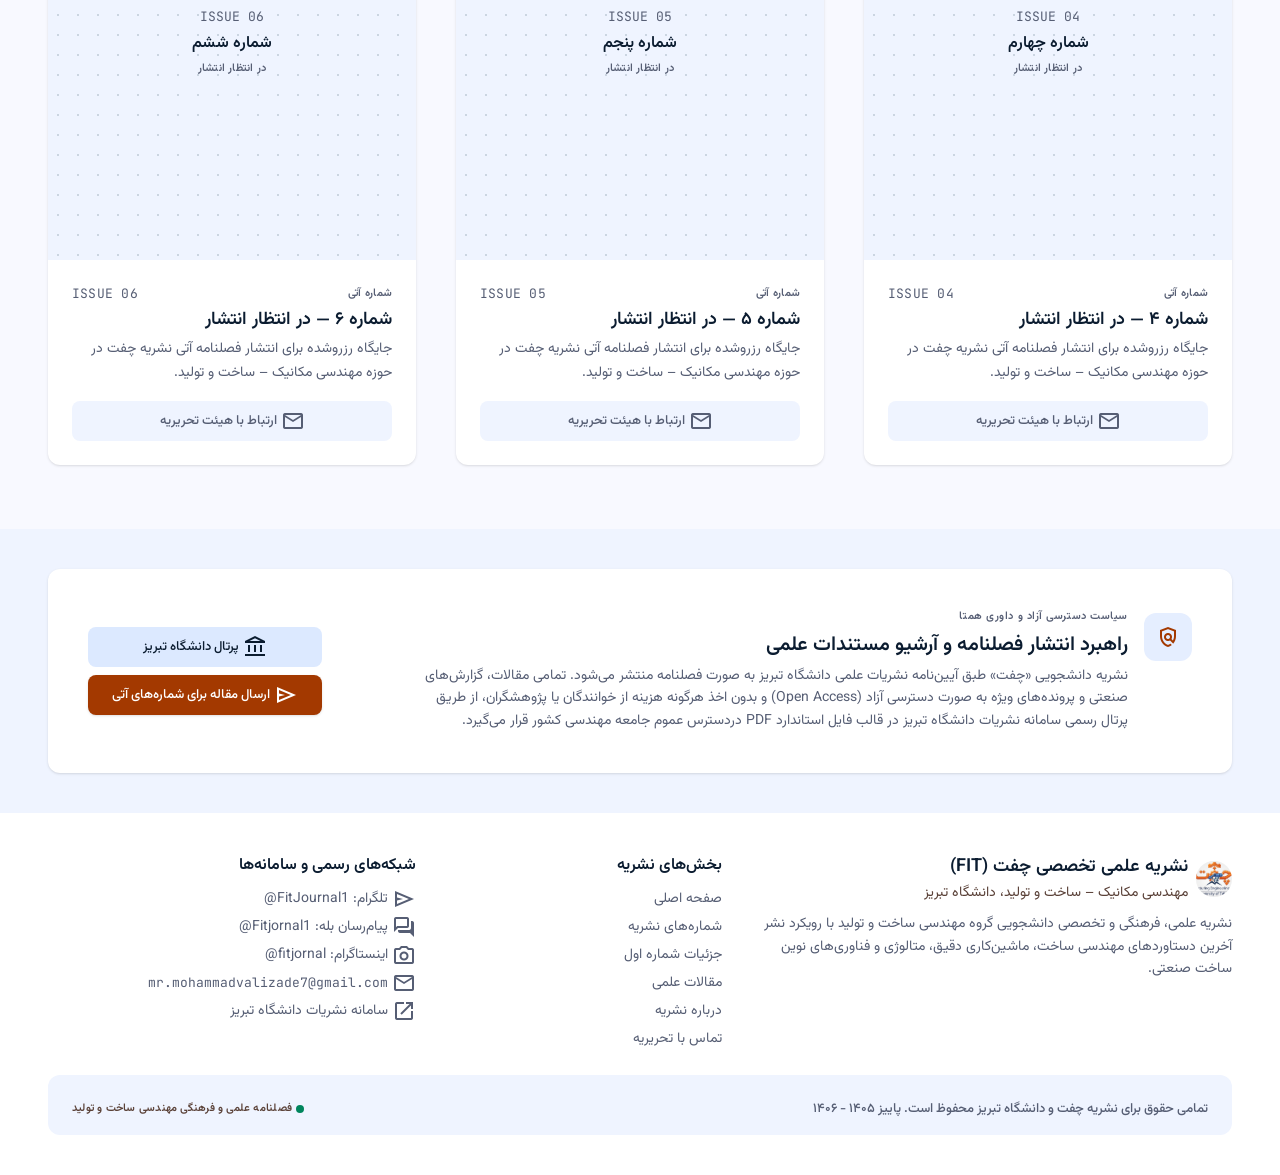
<file: issues.html>
<!DOCTYPE html>
<html dir="rtl" lang="fa">
<head>
  <base href="./">
  <meta charset="utf-8" />
  <meta name="viewport" content="width=device-width, initial-scale=1.0" />
  <title>آرشیو شماره‌های نشریه | نشریه علمی تخصصی چفت (FIT)</title>
  <meta name="description" content="آرشیو شماره‌های منتشرشده و برنامه‌ریزی فصلی نشریه علمی تخصصی مهندسی مکانیک – ساخت و تولید (چفت) دانشگاه تبریز." />
  <meta property="og:title" content="آرشیو شماره‌های نشریه چفت | دانشگاه تبریز" />
  <meta property="og:description" content="مشاهده شماره اول منتشرشده و وضعیت شماره‌های آتی نشریه چفت" />
  <meta property="og:type" content="website" />
  <link rel="icon" type="image/jpeg" href="assets/images/fit-journal-logo.jpg" />
  <link rel="stylesheet" href="assets/css/fonts.css" />
  <link rel="stylesheet" href="assets/css/style.css" />
</head>
<body class="bg-surface font-body-md text-body-md text-on-surface">
  <!-- Header -->
  <header class="fixed top-0 w-full z-50 bg-surface-container-lowest/90 backdrop-blur-xl shadow-[0_1px_8px_rgba(0,0,0,0.04)]">
    <div class="h-20 max-w-7xl mx-auto px-margin-mobile lg:px-margin flex items-center justify-between gap-space-md">
      <a href="index.html" class="flex items-center gap-space-sm group">
        <div class="flex items-center gap-space-xs">
          <img alt="لوگوی نشریه علمی تخصصی چفت" class="w-9 h-9 rounded-full object-cover bg-surface-container-low" src="assets/images/fit-journal-logo.jpg" />
          <div class="w-7 h-7 rounded-lg bg-surface-container-high flex items-center justify-center text-primary">
            <span class="material-symbols-outlined text-[18px]">school</span>
          </div>
        </div>
        <div class="flex flex-col">
          <span class="font-title-md text-title-md text-on-surface group-hover:text-primary transition-colors">نشریه دانشجویی چفت</span>
          <span class="font-label-sm text-label-sm text-secondary hidden sm:block">دانشکده مهندسی مکانیک ساخت و تولید · دانشگاه تبریز</span>
        </div>
      </a>

      <nav aria-label="منوی اصلی" class="hidden lg:flex items-center gap-space-lg">
        <a class="font-title-md text-title-md text-on-surface-variant hover:text-on-surface transition-colors" href="index.html">صفحه اصلی</a>
        <a class="font-title-md text-title-md text-on-surface-variant hover:text-on-surface transition-colors" href="about.html">درباره نشریه</a>
        <a aria-current="page" class="transition-colors text-primary font-title-md" href="issues.html">شماره‌های نشریه</a>
        <a class="font-title-md text-title-md text-on-surface-variant hover:text-on-surface transition-colors" href="articles.html">مقالات</a>
        <a class="font-title-md text-title-md text-on-surface-variant hover:text-on-surface transition-colors" href="contact.html">ارتباط با ما</a>
      </nav>

      <div class="flex items-center gap-space-sm">
        <button id="global-search-trigger" aria-label="جستجو در نشریه" class="w-9 h-9 rounded-lg flex items-center justify-center text-on-surface-variant hover:bg-surface-container-high hover:text-on-surface transition-colors" type="button">
          <span class="material-symbols-outlined text-[20px]">search</span>
        </button>
        <div class="hidden sm:flex items-center gap-space-xs">
          <a aria-label="تلگرام نشریه چفت" class="w-8 h-8 rounded-lg flex items-center justify-center text-secondary hover:bg-surface-container-high hover:text-on-surface transition-colors" href="https://t.me/FitJournal1" rel="noopener noreferrer" target="_blank" title="تلگرام">
            <span class="material-symbols-outlined text-[18px]">send</span>
          </a>
          <a aria-label="بله نشریه چفت" class="w-8 h-8 rounded-lg flex items-center justify-center text-secondary hover:bg-surface-container-high hover:text-on-surface transition-colors" href="https://ble.ir/Fitjornal1" rel="noopener noreferrer" target="_blank" title="بله">
            <span class="material-symbols-outlined text-[18px]">forum</span>
          </a>
          <a aria-label="اینستاگرام نشریه چفت" class="w-8 h-8 rounded-lg flex items-center justify-center text-secondary hover:bg-surface-container-high hover:text-on-surface transition-colors" href="https://www.instagram.com/fitjornal" rel="noopener noreferrer" target="_blank" title="اینستاگرام">
            <span class="material-symbols-outlined text-[18px]">photo_camera</span>
          </a>
        </div>
        <a class="hidden sm:flex items-center gap-space-xs px-space-md py-space-xs bg-surface-container-low text-on-surface hover:bg-surface-container-high rounded-lg transition-colors font-label-md text-label-md" href="account.html">
          <span class="material-symbols-outlined text-[18px]">account_circle</span>
          <span>ورود و عضویت</span>
        </a>
        <button id="mobile-menu-toggle" aria-label="باز کردن منو" aria-expanded="false" aria-controls="mobile-nav-drawer" class="lg:hidden w-9 h-9 rounded-lg flex items-center justify-center text-on-surface bg-surface-container-low hover:bg-surface-container-high transition-colors" type="button">
          <span class="material-symbols-outlined text-[22px]">menu</span>
        </button>
      </div>
    </div>
  </header>

  <!-- Mobile Navigation Drawer -->
  <div id="mobile-nav-drawer" class="fixed inset-0 z-50 hidden lg:hidden" role="dialog" aria-modal="true" aria-label="منوی موبایل">
    <div id="mobile-nav-backdrop" class="fixed inset-0 bg-inverse-surface/40 backdrop-blur-sm"></div>
    <div class="fixed top-0 right-0 bottom-0 w-72 max-w-[85vw] bg-surface-container-lowest shadow-2xl p-space-lg flex flex-col justify-between overflow-y-auto">
      <div class="flex flex-col gap-space-lg">
        <div class="flex items-center justify-between">
          <div class="flex items-center gap-space-xs">
            <img alt="لوگوی نشریه چفت" class="w-8 h-8 rounded-full object-cover" src="assets/images/fit-journal-logo.jpg" />
            <span class="font-title-md text-title-md text-on-surface font-bold">نشریه چفت</span>
          </div>
          <button id="mobile-menu-close" aria-label="بستن منو" class="w-8 h-8 rounded-lg flex items-center justify-center text-secondary hover:bg-surface-container-high" type="button">
            <span class="material-symbols-outlined text-[20px]">close</span>
          </button>
        </div>
        <nav class="flex flex-col gap-space-xs" aria-label="منوی موبایل">
          <a class="px-space-md py-space-sm rounded-lg text-on-surface-variant hover:bg-surface-container-low font-title-md" href="index.html">صفحه اصلی</a>
          <a class="px-space-md py-space-sm rounded-lg text-on-surface-variant hover:bg-surface-container-low font-title-md" href="about.html">درباره نشریه</a>
          <a aria-current="page" class="px-space-md py-space-sm rounded-lg bg-surface-container-low text-primary font-title-md" href="issues.html">شماره‌های نشریه</a>
          <a class="px-space-md py-space-sm rounded-lg text-on-surface-variant hover:bg-surface-container-low font-title-md" href="articles.html">مقالات</a>
          <a class="px-space-md py-space-sm rounded-lg text-on-surface-variant hover:bg-surface-container-low font-title-md" href="issue-details.html">جزئیات شماره اول</a>
          <a class="px-space-md py-space-sm rounded-lg text-on-surface-variant hover:bg-surface-container-low font-title-md" href="contact.html">ارتباط با ما</a>
          <a class="px-space-md py-space-sm rounded-lg bg-primary text-on-primary font-label-md mt-space-xs flex items-center justify-center gap-space-xs" href="account.html">
            <span class="material-symbols-outlined text-[18px]">account_circle</span>
            <span>ورود و عضویت</span>
          </a>
        </nav>
      </div>
      <div class="pt-space-lg flex flex-col gap-space-xs">
        <span class="font-label-sm text-label-sm text-secondary">شبکه‌های رسمی نشریه</span>
        <div class="flex items-center gap-space-xs">
          <a aria-label="تلگرام" class="w-9 h-9 rounded-lg bg-surface-container-low flex items-center justify-center text-secondary hover:text-primary" href="https://t.me/FitJournal1" rel="noopener noreferrer" target="_blank"><span class="material-symbols-outlined text-[18px]">send</span></a>
          <a aria-label="بله" class="w-9 h-9 rounded-lg bg-surface-container-low flex items-center justify-center text-secondary hover:text-primary" href="https://ble.ir/Fitjornal1" rel="noopener noreferrer" target="_blank"><span class="material-symbols-outlined text-[18px]">forum</span></a>
          <a aria-label="اینستاگرام" class="w-9 h-9 rounded-lg bg-surface-container-low flex items-center justify-center text-secondary hover:text-primary" href="https://www.instagram.com/fitjornal" rel="noopener noreferrer" target="_blank"><span class="material-symbols-outlined text-[18px]">photo_camera</span></a>
        </div>
      </div>
    </div>
  </div>

  <!-- Global Search Modal -->
  <div id="global-search-modal" class="fixed inset-0 z-50 hidden flex items-start justify-center pt-20 px-margin-mobile" role="dialog" aria-modal="true" aria-label="جستجو در نشریه چفت">
    <div id="global-search-backdrop" class="fixed inset-0 bg-inverse-surface/40 backdrop-blur-sm"></div>
    <div class="relative z-10 w-full max-w-2xl bg-surface-container-lowest rounded-xl shadow-2xl p-space-lg flex flex-col gap-space-md">
      <div class="flex items-center justify-between gap-space-sm">
        <div class="relative flex-1">
          <span class="material-symbols-outlined absolute right-3 top-1/2 -translate-y-1/2 text-secondary text-[20px]">search</span>
          <input id="global-search-input" type="text" class="w-full bg-surface-container-low text-on-surface pr-10 pl-space-md py-2.5 rounded-lg font-body-md text-body-md focus:outline-none focus:ring-2 focus:ring-primary/30" placeholder="جستجو در شماره‌ها، مقالات و بخش‌های نشریه..." />
        </div>
        <button id="global-search-close" aria-label="بستن جستجو" class="w-9 h-9 rounded-lg flex items-center justify-center text-secondary hover:bg-surface-container-high" type="button">
          <span class="material-symbols-outlined text-[20px]">close</span>
        </button>
      </div>
      <div id="global-search-results" class="flex flex-col gap-space-xs max-h-80 overflow-y-auto"></div>
    </div>
  </div>

  <main class="w-full pt-20 bg-surface min-h-[calc(100vh-5rem)]">
    <div class="flex flex-col w-full">
      <div class="w-full bg-surface-container-low/60 pb-space-xl pt-space-lg">
        <div class="max-w-7xl mx-auto px-margin-mobile lg:px-margin flex flex-col gap-space-lg">
          <!-- Academic Hierarchy Breadcrumb & Metadata Badge -->
          <div class="flex flex-wrap items-center justify-between gap-space-sm">
            <nav aria-label="مسیر راهنما" class="flex items-center gap-space-xs font-label-md text-label-md text-secondary">
              <a class="hover:text-primary transition-colors" href="index.html">صفحه اصلی</a>
              <span class="material-symbols-outlined text-[16px] text-outline">chevron_left</span>
              <a class="hover:text-primary transition-colors" href="about.html">نشریه چفت</a>
              <span class="material-symbols-outlined text-[16px] text-outline">chevron_left</span>
              <span class="text-on-surface font-title-md">آرشیو دوره‌ها</span>
            </nav>
            <div class="flex items-center gap-space-xs px-space-sm py-space-xs bg-surface-container-lowest rounded-full shadow-sm text-secondary font-technical-code text-technical-code">
              <span class="w-2 h-2 rounded-full bg-primary animate-pulse"></span>
              <span>UNIVERSITY OF TABRIZ</span>
              <span class="text-outline mx-space-xs">/</span>
              <span>QUARTERLY</span>
            </div>
          </div>

          <!-- Hero Header Text -->
          <div class="flex flex-col md:flex-row md:items-end justify-between gap-space-md">
            <div class="flex flex-col gap-space-xs max-w-3xl">
              <span class="font-label-sm text-label-sm uppercase tracking-widest text-primary font-semibold">Scientific &amp; Technical Archives</span>
              <h1 class="font-headline-lg text-headline-lg text-on-surface tracking-tight">آرشیو شماره‌های نشریه</h1>
              <p class="font-body-lg text-body-lg text-secondary">
                دسترسی آزاد به شماره منتشرشده و وضعیت برنامه‌ریزی شماره‌های آتی نشریه علمی‌تخصصی چفت (FIT) دانشگاه تبریز
              </p>
            </div>
            <div class="flex items-center gap-space-sm self-start md:self-auto">
              <div class="flex flex-col items-end">
                <span class="font-label-sm text-label-sm text-secondary">سامانه مستندات رسمی</span>
                <span class="font-title-md text-title-md text-on-surface">دانشگاه تبریز</span>
              </div>
              <div class="w-10 h-10 rounded-xl bg-surface-container-lowest flex items-center justify-center text-primary shadow-sm p-1.5">
                <img alt="نشان رسمی دانشگاه تبریز" class="w-full h-full object-contain" src="assets/images/university-logo.jpg" />
              </div>
            </div>
          </div>

          <!-- Scholarly Filter & Search System -->
          <div class="w-full bg-surface-container-lowest rounded-xl p-space-md shadow-sm flex flex-col gap-space-md">
            <div class="grid grid-cols-1 lg:grid-cols-12 gap-space-sm items-center">
              <div class="lg:col-span-6 relative">
                <div class="absolute inset-y-0 right-0 pr-space-md flex items-center pointer-events-none text-secondary">
                  <span class="material-symbols-outlined text-[20px]">search</span>
                </div>
                <input aria-label="جستجو در شماره‌ها" class="w-full bg-surface-container-low text-on-surface pr-10 pl-space-md py-space-sm rounded-lg font-body-md text-body-md placeholder:text-secondary focus:outline-none focus:bg-surface-container-lowest transition-colors" id="searchInput" placeholder="جستجو در عنوان، شماره یا وضعیت انتشار..." type="text" />
              </div>
              <div class="lg:col-span-6 flex flex-wrap sm:flex-nowrap items-center gap-space-sm">
                <div class="w-full sm:w-1/3 relative">
                  <select aria-label="فیلتر بر اساس سال" class="w-full appearance-none bg-surface-container-low text-on-surface px-space-md py-space-sm pr-space-md pl-8 rounded-lg font-body-md text-body-md focus:outline-none cursor-pointer" id="yearFilter">
                    <option value="all">همه سال‌ها</option>
                    <option value="1405">پاییز ۱۴۰۵ (شماره ۱)</option>
                    <option value="upcoming">شماره‌های آتی</option>
                  </select>
                  <div class="absolute inset-y-0 left-0 pl-space-sm flex items-center pointer-events-none text-secondary">
                    <span class="material-symbols-outlined text-[18px]">expand_more</span>
                  </div>
                </div>
                <div class="w-full sm:w-1/3 relative">
                  <select aria-label="فیلتر بر اساس شماره" class="w-full appearance-none bg-surface-container-low text-on-surface px-space-md py-space-sm pr-space-md pl-8 rounded-lg font-body-md text-body-md focus:outline-none cursor-pointer" id="issueFilter">
                    <option value="all">همه شماره‌ها</option>
                    <option value="1">شماره ۱</option>
                    <option value="2">شماره ۲</option>
                    <option value="3">شماره ۳</option>
                    <option value="4">شماره ۴</option>
                    <option value="5">شماره ۵</option>
                    <option value="6">شماره ۶</option>
                  </select>
                  <div class="absolute inset-y-0 left-0 pl-space-sm flex items-center pointer-events-none text-secondary">
                    <span class="material-symbols-outlined text-[18px]">expand_more</span>
                  </div>
                </div>
                <div class="w-full sm:w-1/3 relative">
                  <select aria-label="مرتب‌سازی" class="w-full appearance-none bg-surface-container-low text-on-surface px-space-md py-space-sm pr-space-md pl-8 rounded-lg font-body-md text-body-md focus:outline-none cursor-pointer" id="sortFilter">
                    <option value="newest">ترتیب: از شماره ۱</option>
                    <option value="oldest">ترتیب معکوس: از شماره ۶</option>
                  </select>
                  <div class="absolute inset-y-0 left-0 pl-space-sm flex items-center pointer-events-none text-secondary">
                    <span class="material-symbols-outlined text-[18px]">swap_vert</span>
                  </div>
                </div>
              </div>
            </div>

            <!-- Segmented Status Tabs -->
            <div class="flex items-center justify-between flex-wrap gap-space-sm pt-space-xs">
              <div class="flex items-center gap-space-xs bg-surface-container-low p-1 rounded-xl" role="tablist">
                <button aria-selected="true" class="status-tab active px-space-md py-space-xs rounded-lg font-label-md text-label-md bg-surface-container-lowest text-on-surface shadow-sm transition-all flex items-center gap-1" data-filter="all" role="tab" type="button">
                  <span>همه</span>
                  <span class="px-1.5 py-0.5 rounded-full bg-surface-container text-secondary text-[11px] font-technical-code">۶</span>
                </button>
                <button aria-selected="false" class="status-tab px-space-md py-space-xs rounded-lg font-label-md text-label-md text-secondary hover:text-on-surface transition-all flex items-center gap-1" data-filter="published" role="tab" type="button">
                  <span class="w-1.5 h-1.5 rounded-full bg-tertiary-container"></span>
                  <span>منتشرشده</span>
                  <span class="px-1.5 py-0.5 rounded-full bg-surface-container text-secondary text-[11px] font-technical-code">۱</span>
                </button>
                <button aria-selected="false" class="status-tab px-space-md py-space-xs rounded-lg font-label-md text-label-md text-secondary hover:text-on-surface transition-all flex items-center gap-1" data-filter="pending" role="tab" type="button">
                  <span class="w-1.5 h-1.5 rounded-full bg-secondary"></span>
                  <span>در انتظار انتشار</span>
                  <span class="px-1.5 py-0.5 rounded-full bg-surface-container text-secondary text-[11px] font-technical-code">۵</span>
                </button>
              </div>
              <div class="hidden md:flex items-center gap-space-xs text-secondary font-label-sm text-label-sm">
                <span class="material-symbols-outlined text-[16px]">lock_open</span>
                <span>دسترسی آزاد در سامانه نشریات دانشجویی دانشگاه تبریز</span>
              </div>
            </div>
          </div>
        </div>
      </div>

      <!-- Primary Journal Issues 3-Column Editorial Grid -->
      <div class="w-full max-w-7xl mx-auto px-margin-mobile lg:px-margin py-space-xl">
        <div class="grid grid-cols-1 md:grid-cols-2 lg:grid-cols-3 gap-space-xl" id="journalGrid">
          <!-- ISSUE 1: Published Lead Card -->
          <article class="journal-card group flex flex-col bg-surface-container-lowest rounded-xl shadow-sm hover:shadow-xl transition-all duration-300 overflow-hidden" data-issue="1" data-status="published" data-year="1405">
            <a href="issue-details.html" class="relative w-full aspect-[1/1.4] bg-surface-container-high overflow-hidden flex items-center justify-center p-space-md">
              <div class="relative w-full h-full rounded-lg overflow-hidden shadow-md group-hover:scale-[1.02] transition-transform duration-500">
                <img alt="جلد شماره اول نشریه چفت - وقتی هوش مصنوعی با ساخت و تولید چفت می‌شود" class="w-full h-full object-cover object-center" src="assets/images/issue-01-cover.jpg" />
                <div class="absolute inset-0 bg-gradient-to-t from-on-surface/40 via-transparent to-transparent opacity-0 group-hover:opacity-100 transition-opacity"></div>
              </div>
              <div class="absolute top-space-lg right-space-lg z-10 flex items-center gap-1.5 px-space-sm py-1 rounded-full bg-surface-container-lowest/95 backdrop-blur shadow-sm">
                <span class="w-2 h-2 rounded-full bg-tertiary-container"></span>
                <span class="font-label-sm text-label-sm text-tertiary font-bold">منتشرشده</span>
              </div>
              <div class="absolute bottom-space-lg right-space-lg z-10 px-space-sm py-1 rounded bg-inverse-surface/85 backdrop-blur text-inverse-on-surface font-technical-code text-technical-code" dir="ltr">
                VOL. 01 / ISSUE 01
              </div>
            </a>

            <div class="p-space-lg flex flex-col flex-grow justify-between gap-space-md">
              <div class="flex flex-col gap-space-xs">
                <div class="flex items-center justify-between text-secondary font-label-sm text-label-sm">
                  <span class="flex items-center gap-1">
                    <span class="material-symbols-outlined text-[16px]">calendar_today</span>
                    فصلنامه پاییز ۱۴۰۵
                  </span>
                  <span class="font-technical-code text-technical-code">شماره ۱</span>
                </div>
                <h2 class="font-title-lg text-title-lg text-on-surface group-hover:text-primary transition-colors leading-snug">
                  <a href="issue-details.html">شماره ۱: انقلاب صنعتی چهارم و پیوند با ساخت و تولید</a>
                </h2>
                <p class="font-body-md text-body-md text-secondary line-clamp-2">
                  بررسی همگرایی الگوریتم‌های هوش مصنوعی در بهینه‌سازی ماشین‌کاری پیشرفته، متالورژی ساخت افزایشی، و اینترنت اشیاء صنعتی در کارخانجات نسل جدید.
                </p>
                <div class="flex flex-wrap gap-1.5 pt-space-xs">
                  <span class="px-space-xs py-0.5 rounded bg-surface-container text-on-surface-variant font-label-sm text-label-sm">هوش مصنوعی</span>
                  <span class="px-space-xs py-0.5 rounded bg-surface-container text-on-surface-variant font-label-sm text-label-sm">ساخت افزایشی</span>
                  <span class="px-space-xs py-0.5 rounded bg-surface-container text-on-surface-variant font-label-sm text-label-sm">ماشین‌کاری</span>
                </div>
              </div>

              <div class="flex flex-col gap-space-xs pt-space-xs">
                <a class="w-full flex items-center justify-center gap-space-xs py-space-sm px-space-md bg-primary hover:bg-primary-container text-on-primary rounded-lg transition-colors font-label-md text-label-md shadow-sm" href="https://stjournals.tabrizu.ac.ir/fa/page/13304/" rel="noopener noreferrer" target="_blank">
                  <span class="material-symbols-outlined text-[18px]">menu_book</span>
                  <span>مشاهده و دریافت از سامانه دانشگاه</span>
                  <span class="material-symbols-outlined text-[16px]">open_in_new</span>
                </a>
                <div class="flex items-center justify-between px-space-xs font-label-sm text-label-sm text-secondary pt-1">
                  <a class="text-primary hover:underline font-medium flex items-center gap-1" href="issue-details.html">
                    <span>مشاهده جزئیات و فهرست مقالات</span>
                    <span class="material-symbols-outlined text-[14px]">arrow_back</span>
                  </a>
                  <span class="text-tertiary font-medium">دسترسی آزاد</span>
                </div>
              </div>
            </div>
          </article>

          <!-- ISSUE 2: Future Placeholder -->
          <article class="journal-card flex flex-col bg-surface-container-lowest rounded-xl shadow-sm transition-all duration-300 overflow-hidden" data-issue="2" data-status="pending" data-year="upcoming">
            <div class="relative w-full aspect-[1/1.4] bg-surface-container-low overflow-hidden flex flex-col items-center justify-center p-space-lg text-center" style="background-image: radial-gradient(#cbd5e1 1px, transparent 1px); background-size: 20px 20px;">
              <div class="w-16 h-16 rounded-2xl bg-surface-container-lowest shadow-sm flex items-center justify-center text-secondary mb-space-md">
                <span class="material-symbols-outlined text-[32px]">schedule</span>
              </div>
              <span class="font-technical-code text-technical-code text-secondary mb-space-xs" dir="ltr">ISSUE 02</span>
              <span class="font-title-md text-title-md text-on-surface font-semibold">شماره دوم</span>
              <span class="font-label-sm text-label-sm text-secondary mt-1">در انتظار انتشار</span>
              <div class="absolute top-space-lg right-space-lg flex items-center gap-1.5 px-space-sm py-1 rounded-full bg-surface-container-lowest shadow-sm">
                <span class="w-2 h-2 rounded-full bg-secondary"></span>
                <span class="font-label-sm text-label-sm text-secondary font-semibold">در انتظار انتشار</span>
              </div>
            </div>
            <div class="p-space-lg flex flex-col flex-grow justify-between gap-space-md">
              <div class="flex flex-col gap-space-xs">
                <div class="flex items-center justify-between text-secondary font-label-sm text-label-sm">
                  <span>شماره آتی</span>
                  <span class="font-technical-code text-technical-code">ISSUE 02</span>
                </div>
                <h2 class="font-title-lg text-title-lg text-on-surface leading-snug">شماره ۲ — در انتظار انتشار</h2>
                <p class="font-body-md text-body-md text-secondary">
                  این شماره در دست برنامه‌ریزی است و هنوز منتشر نشده است. فراخوان ارسال مقاله در کانال‌های رسمی اطلاع‌رسانی خواهد شد.
                </p>
              </div>
              <a class="w-full flex items-center justify-center gap-space-xs py-space-sm px-space-md bg-surface-container-low hover:bg-surface-container text-secondary hover:text-on-surface rounded-lg transition-colors font-label-md text-label-md" href="contact.html">
                <span class="material-symbols-outlined text-[18px]">mail</span>
                <span>اطلاع از فراخوان ارسال مقاله</span>
              </a>
            </div>
          </article>

          <!-- ISSUE 3: Future Placeholder -->
          <article class="journal-card flex flex-col bg-surface-container-lowest rounded-xl shadow-sm transition-all duration-300 overflow-hidden" data-issue="3" data-status="pending" data-year="upcoming">
            <div class="relative w-full aspect-[1/1.4] bg-surface-container-low overflow-hidden flex flex-col items-center justify-center p-space-lg text-center" style="background-image: radial-gradient(#cbd5e1 1px, transparent 1px); background-size: 20px 20px;">
              <div class="w-16 h-16 rounded-2xl bg-surface-container-lowest shadow-sm flex items-center justify-center text-secondary mb-space-md">
                <span class="material-symbols-outlined text-[32px]">schedule</span>
              </div>
              <span class="font-technical-code text-technical-code text-secondary mb-space-xs" dir="ltr">ISSUE 03</span>
              <span class="font-title-md text-title-md text-on-surface font-semibold">شماره سوم</span>
              <span class="font-label-sm text-label-sm text-secondary mt-1">در انتظار انتشار</span>
              <div class="absolute top-space-lg right-space-lg flex items-center gap-1.5 px-space-sm py-1 rounded-full bg-surface-container-lowest shadow-sm">
                <span class="w-2 h-2 rounded-full bg-secondary"></span>
                <span class="font-label-sm text-label-sm text-secondary font-semibold">در انتظار انتشار</span>
              </div>
            </div>
            <div class="p-space-lg flex flex-col flex-grow justify-between gap-space-md">
              <div class="flex flex-col gap-space-xs">
                <div class="flex items-center justify-between text-secondary font-label-sm text-label-sm">
                  <span>شماره آتی</span>
                  <span class="font-technical-code text-technical-code">ISSUE 03</span>
                </div>
                <h2 class="font-title-lg text-title-lg text-on-surface leading-snug">شماره ۳ — در انتظار انتشار</h2>
                <p class="font-body-md text-body-md text-secondary">
                  جایگاه رزروشده برای انتشار فصلنامه آتی نشریه چفت در حوزه مهندسی مکانیک – ساخت و تولید.
                </p>
              </div>
              <a class="w-full flex items-center justify-center gap-space-xs py-space-sm px-space-md bg-surface-container-low hover:bg-surface-container text-secondary hover:text-on-surface rounded-lg transition-colors font-label-md text-label-md" href="contact.html">
                <span class="material-symbols-outlined text-[18px]">mail</span>
                <span>ارتباط با هیئت تحریریه</span>
              </a>
            </div>
          </article>

          <!-- ISSUE 4: Future Placeholder -->
          <article class="journal-card flex flex-col bg-surface-container-lowest rounded-xl shadow-sm transition-all duration-300 overflow-hidden" data-issue="4" data-status="pending" data-year="upcoming">
            <div class="relative w-full aspect-[1/1.4] bg-surface-container-low overflow-hidden flex flex-col items-center justify-center p-space-lg text-center" style="background-image: radial-gradient(#cbd5e1 1px, transparent 1px); background-size: 20px 20px;">
              <div class="w-16 h-16 rounded-2xl bg-surface-container-lowest shadow-sm flex items-center justify-center text-secondary mb-space-md">
                <span class="material-symbols-outlined text-[32px]">schedule</span>
              </div>
              <span class="font-technical-code text-technical-code text-secondary mb-space-xs" dir="ltr">ISSUE 04</span>
              <span class="font-title-md text-title-md text-on-surface font-semibold">شماره چهارم</span>
              <span class="font-label-sm text-label-sm text-secondary mt-1">در انتظار انتشار</span>
              <div class="absolute top-space-lg right-space-lg flex items-center gap-1.5 px-space-sm py-1 rounded-full bg-surface-container-lowest shadow-sm">
                <span class="w-2 h-2 rounded-full bg-secondary"></span>
                <span class="font-label-sm text-label-sm text-secondary font-semibold">در انتظار انتشار</span>
              </div>
            </div>
            <div class="p-space-lg flex flex-col flex-grow justify-between gap-space-md">
              <div class="flex flex-col gap-space-xs">
                <div class="flex items-center justify-between text-secondary font-label-sm text-label-sm">
                  <span>شماره آتی</span>
                  <span class="font-technical-code text-technical-code">ISSUE 04</span>
                </div>
                <h2 class="font-title-lg text-title-lg text-on-surface leading-snug">شماره ۴ — در انتظار انتشار</h2>
                <p class="font-body-md text-body-md text-secondary">
                  جایگاه رزروشده برای انتشار فصلنامه آتی نشریه چفت در حوزه مهندسی مکانیک – ساخت و تولید.
                </p>
              </div>
              <a class="w-full flex items-center justify-center gap-space-xs py-space-sm px-space-md bg-surface-container-low hover:bg-surface-container text-secondary hover:text-on-surface rounded-lg transition-colors font-label-md text-label-md" href="contact.html">
                <span class="material-symbols-outlined text-[18px]">mail</span>
                <span>ارتباط با هیئت تحریریه</span>
              </a>
            </div>
          </article>

          <!-- ISSUE 5: Future Placeholder -->
          <article class="journal-card flex flex-col bg-surface-container-lowest rounded-xl shadow-sm transition-all duration-300 overflow-hidden" data-issue="5" data-status="pending" data-year="upcoming">
            <div class="relative w-full aspect-[1/1.4] bg-surface-container-low overflow-hidden flex flex-col items-center justify-center p-space-lg text-center" style="background-image: radial-gradient(#cbd5e1 1px, transparent 1px); background-size: 20px 20px;">
              <div class="w-16 h-16 rounded-2xl bg-surface-container-lowest shadow-sm flex items-center justify-center text-secondary mb-space-md">
                <span class="material-symbols-outlined text-[32px]">schedule</span>
              </div>
              <span class="font-technical-code text-technical-code text-secondary mb-space-xs" dir="ltr">ISSUE 05</span>
              <span class="font-title-md text-title-md text-on-surface font-semibold">شماره پنجم</span>
              <span class="font-label-sm text-label-sm text-secondary mt-1">در انتظار انتشار</span>
              <div class="absolute top-space-lg right-space-lg flex items-center gap-1.5 px-space-sm py-1 rounded-full bg-surface-container-lowest shadow-sm">
                <span class="w-2 h-2 rounded-full bg-secondary"></span>
                <span class="font-label-sm text-label-sm text-secondary font-semibold">در انتظار انتشار</span>
              </div>
            </div>
            <div class="p-space-lg flex flex-col flex-grow justify-between gap-space-md">
              <div class="flex flex-col gap-space-xs">
                <div class="flex items-center justify-between text-secondary font-label-sm text-label-sm">
                  <span>شماره آتی</span>
                  <span class="font-technical-code text-technical-code">ISSUE 05</span>
                </div>
                <h2 class="font-title-lg text-title-lg text-on-surface leading-snug">شماره ۵ — در انتظار انتشار</h2>
                <p class="font-body-md text-body-md text-secondary">
                  جایگاه رزروشده برای انتشار فصلنامه آتی نشریه چفت در حوزه مهندسی مکانیک – ساخت و تولید.
                </p>
              </div>
              <a class="w-full flex items-center justify-center gap-space-xs py-space-sm px-space-md bg-surface-container-low hover:bg-surface-container text-secondary hover:text-on-surface rounded-lg transition-colors font-label-md text-label-md" href="contact.html">
                <span class="material-symbols-outlined text-[18px]">mail</span>
                <span>ارتباط با هیئت تحریریه</span>
              </a>
            </div>
          </article>

          <!-- ISSUE 6: Future Placeholder -->
          <article class="journal-card flex flex-col bg-surface-container-lowest rounded-xl shadow-sm transition-all duration-300 overflow-hidden" data-issue="6" data-status="pending" data-year="upcoming">
            <div class="relative w-full aspect-[1/1.4] bg-surface-container-low overflow-hidden flex flex-col items-center justify-center p-space-lg text-center" style="background-image: radial-gradient(#cbd5e1 1px, transparent 1px); background-size: 20px 20px;">
              <div class="w-16 h-16 rounded-2xl bg-surface-container-lowest shadow-sm flex items-center justify-center text-secondary mb-space-md">
                <span class="material-symbols-outlined text-[32px]">schedule</span>
              </div>
              <span class="font-technical-code text-technical-code text-secondary mb-space-xs" dir="ltr">ISSUE 06</span>
              <span class="font-title-md text-title-md text-on-surface font-semibold">شماره ششم</span>
              <span class="font-label-sm text-label-sm text-secondary mt-1">در انتظار انتشار</span>
              <div class="absolute top-space-lg right-space-lg flex items-center gap-1.5 px-space-sm py-1 rounded-full bg-surface-container-lowest shadow-sm">
                <span class="w-2 h-2 rounded-full bg-secondary"></span>
                <span class="font-label-sm text-label-sm text-secondary font-semibold">در انتظار انتشار</span>
              </div>
            </div>
            <div class="p-space-lg flex flex-col flex-grow justify-between gap-space-md">
              <div class="flex flex-col gap-space-xs">
                <div class="flex items-center justify-between text-secondary font-label-sm text-label-sm">
                  <span>شماره آتی</span>
                  <span class="font-technical-code text-technical-code">ISSUE 06</span>
                </div>
                <h2 class="font-title-lg text-title-lg text-on-surface leading-snug">شماره ۶ — در انتظار انتشار</h2>
                <p class="font-body-md text-body-md text-secondary">
                  جایگاه رزروشده برای انتشار فصلنامه آتی نشریه چفت در حوزه مهندسی مکانیک – ساخت و تولید.
                </p>
              </div>
              <a class="w-full flex items-center justify-center gap-space-xs py-space-sm px-space-md bg-surface-container-low hover:bg-surface-container text-secondary hover:text-on-surface rounded-lg transition-colors font-label-md text-label-md" href="contact.html">
                <span class="material-symbols-outlined text-[18px]">mail</span>
                <span>ارتباط با هیئت تحریریه</span>
              </a>
            </div>
          </article>
        </div>

        <!-- Empty State for Filters -->
        <div class="hidden bg-surface-container-lowest p-space-xl rounded-xl text-center flex-col items-center justify-center gap-space-sm mt-space-lg shadow-sm" id="issuesEmptyState">
          <span class="material-symbols-outlined text-[40px] text-secondary">manage_search</span>
          <span class="font-title-md text-title-md text-on-surface">شماره‌ای با این مشخصات یافت نشد</span>
          <span class="font-body-md text-body-md text-secondary max-w-md">در حال حاضر تنها شماره اول منتشر شده است و شماره‌های ۲ تا ۶ در وضعیت انتظار انتشار قرار دارند.</span>
          <button id="resetIssuesFilters" class="mt-space-xs px-space-md py-space-xs bg-primary text-on-primary rounded-lg font-label-md text-label-md hover:bg-primary-container transition-colors" type="button">بازنشانی فیلترها</button>
        </div>
      </div>

      <!-- Academic Policy & Open-Access Notice Box -->
      <div class="w-full bg-surface-container-low py-space-xl mt-space-lg">
        <div class="max-w-7xl mx-auto px-margin-mobile lg:px-margin">
          <div class="bg-surface-container-lowest rounded-xl p-space-lg lg:p-space-xl shadow-sm flex flex-col lg:flex-row items-start lg:items-center justify-between gap-space-xl">
            <div class="flex items-start gap-space-md max-w-3xl">
              <div class="w-12 h-12 rounded-xl bg-surface-container flex items-center justify-center text-primary flex-shrink-0 mt-1">
                <span class="material-symbols-outlined text-[28px]">policy</span>
              </div>
              <div class="flex flex-col gap-space-xs">
                <span class="font-label-sm text-label-sm uppercase tracking-wider text-secondary font-semibold">سیاست دسترسی آزاد و داوری همتا</span>
                <h3 class="font-headline-sm text-headline-sm text-on-surface">راهبرد انتشار فصلنامه و آرشیو مستندات علمی</h3>
                <p class="font-body-md text-body-md text-secondary leading-relaxed">
                  نشریه دانشجویی «چفت» طبق آیین‌نامه نشریات علمی دانشگاه تبریز به صورت فصلنامه منتشر می‌شود. تمامی مقالات، گزارش‌های صنعتی و پرونده‌های ویژه به صورت دسترسی آزاد (Open Access) و بدون اخذ هرگونه هزینه از خوانندگان یا پژوهشگران، از طریق پرتال رسمی سامانه نشریات دانشگاه تبریز در قالب فایل استاندارد PDF دردسترس عموم جامعه مهندسی کشور قرار می‌گیرد.
                </p>
              </div>
            </div>
            <div class="flex flex-col sm:flex-row lg:flex-col gap-space-sm w-full lg:w-auto flex-shrink-0">
              <a class="flex items-center justify-center gap-space-xs px-space-lg py-space-sm bg-surface-container-high hover:bg-surface-container-highest text-on-surface rounded-lg transition-colors font-label-md text-label-md" href="https://stjournals.tabrizu.ac.ir/fa/page/13304/" rel="noopener noreferrer" target="_blank">
                <span class="material-symbols-outlined text-[18px]">account_balance</span>
                <span>پرتال دانشگاه تبریز</span>
              </a>
              <a class="flex items-center justify-center gap-space-xs px-space-lg py-space-sm bg-primary hover:bg-primary-container text-on-primary rounded-lg transition-colors font-label-md text-label-md shadow-sm" href="mailto:mr.mohammadvalizade7@gmail.com">
                <span class="material-symbols-outlined text-[18px]">send</span>
                <span>ارسال مقاله برای شماره‌های آتی</span>
              </a>
            </div>
          </div>
        </div>
      </div>
    </div>
  </main>

  <!-- Footer -->
  <footer class="w-full bg-surface-container-lowest shadow-[0_-1px_8px_rgba(0,0,0,0.02)]">
    <div class="max-w-7xl mx-auto px-margin-mobile lg:px-margin py-space-xl">
      <div class="grid grid-cols-1 md:grid-cols-12 gap-space-xl pb-space-lg">
        <div class="md:col-span-5 flex flex-col gap-space-sm">
          <div class="flex items-center gap-space-sm">
            <img alt="لوگوی نشریه چفت" class="w-9 h-9 rounded-full object-cover" src="assets/images/fit-journal-logo.jpg" />
            <div class="flex flex-col">
              <span class="font-title-lg text-title-lg text-on-surface">نشریه علمی تخصصی چفت (FIT)</span>
              <span class="font-body-md text-body-md text-on-surface-variant">مهندسی مکانیک – ساخت و تولید، دانشگاه تبریز</span>
            </div>
          </div>
          <p class="font-body-md text-body-md text-secondary leading-relaxed">نشریه علمی، فرهنگی و تخصصی دانشجویی گروه مهندسی ساخت و تولید با رویکرد نشر آخرین دستاوردهای مهندسی ساخت، ماشین‌کاری دقیق، متالوژی و فناوری‌های نوین ساخت صنعتی.</p>
        </div>

        <div class="md:col-span-3 flex flex-col gap-space-sm">
          <span class="font-title-md text-title-md text-on-surface font-semibold">بخش‌های نشریه</span>
          <div class="flex flex-col gap-space-xs">
            <a class="font-body-md text-body-md text-secondary hover:text-primary transition-colors" href="index.html">صفحه اصلی</a>
            <a class="font-body-md text-body-md text-secondary hover:text-primary transition-colors" href="issues.html">شماره‌های نشریه</a>
            <a class="font-body-md text-body-md text-secondary hover:text-primary transition-colors" href="issue-details.html">جزئیات شماره اول</a>
            <a class="font-body-md text-body-md text-secondary hover:text-primary transition-colors" href="articles.html">مقالات علمی</a>
            <a class="font-body-md text-body-md text-secondary hover:text-primary transition-colors" href="about.html">درباره نشریه</a>
            <a class="font-body-md text-body-md text-secondary hover:text-primary transition-colors" href="contact.html">تماس با تحریریه</a>
          </div>
        </div>

        <div class="md:col-span-4 flex flex-col gap-space-sm">
          <span class="font-title-md text-title-md text-on-surface font-semibold">شبکه‌های رسمی و سامانه‌ها</span>
          <div class="flex flex-col gap-space-xs font-body-md text-body-md text-secondary">
            <a class="flex items-center gap-space-xs hover:text-primary transition-colors" href="https://t.me/FitJournal1" rel="noopener noreferrer" target="_blank">
              <span class="material-symbols-outlined text-[16px]">send</span>
              <span>تلگرام: <span dir="ltr">@FitJournal1</span></span>
            </a>
            <a class="flex items-center gap-space-xs hover:text-primary transition-colors" href="https://ble.ir/Fitjornal1" rel="noopener noreferrer" target="_blank">
              <span class="material-symbols-outlined text-[16px]">forum</span>
              <span>پیام‌رسان بله: <span dir="ltr">@Fitjornal1</span></span>
            </a>
            <a class="flex items-center gap-space-xs hover:text-primary transition-colors" href="https://www.instagram.com/fitjornal" rel="noopener noreferrer" target="_blank">
              <span class="material-symbols-outlined text-[16px]">photo_camera</span>
              <span>اینستاگرام: <span dir="ltr">@fitjornal</span></span>
            </a>
            <a class="flex items-center gap-space-xs hover:text-primary transition-colors" href="mailto:mr.mohammadvalizade7@gmail.com">
              <span class="material-symbols-outlined text-[16px]">mail</span>
              <span class="font-technical-code text-technical-code" dir="ltr">mr.mohammadvalizade7@gmail.com</span>
            </a>
            <a class="flex items-center gap-space-xs hover:text-primary transition-colors" href="https://stjournals.tabrizu.ac.ir/fa/page/13304/" rel="noopener noreferrer" target="_blank">
              <span class="material-symbols-outlined text-[16px]">open_in_new</span>
              <span>سامانه نشریات دانشگاه تبریز</span>
            </a>
          </div>
        </div>
      </div>

      <div class="pt-space-lg flex flex-col md:flex-row items-center justify-between gap-space-md bg-surface-container-low px-space-lg py-space-md rounded-xl">
        <span class="font-label-md text-label-md text-secondary text-center md:text-right">تمامی حقوق برای نشریه چفت و دانشگاه تبریز محفوظ است. پاییز ۱۴۰۵ - ۱۴۰۶</span>
        <div class="flex items-center gap-space-xs">
          <span class="w-2 h-2 rounded-full bg-tertiary-container"></span>
          <span class="font-label-sm text-label-sm text-on-surface-variant">فصلنامه علمی و فرهنگی مهندسی ساخت و تولید</span>
        </div>
      </div>
    </div>
  </footer>

  <!-- Back to top button -->
  <button id="back-to-top-btn" aria-label="بازگشت به بالای صفحه" class="fixed bottom-6 left-6 z-40 w-11 h-11 rounded-full bg-primary text-on-primary shadow-lg hover:bg-primary-container transition-all duration-300 flex items-center justify-center opacity-0 pointer-events-none translate-y-4" type="button">
    <span class="material-symbols-outlined text-[22px]">arrow_upward</span>
  </button>

  <script src="assets/js/main.js"></script>
</body>
</html>
</file>
<file: assets/css/fonts.css>
/* Local Self-Hosted Fonts for GitHub Pages & Offline Compatibility */
/* arabic */
@font-face {
  font-family: 'Vazirmatn';
  font-style: normal;
  font-weight: 400;
  font-display: swap;
  src: url(../fonts/vazirmatn-1.woff2) format('woff2');
  unicode-range: U+0600-06FF, U+0750-077F, U+0870-0891, U+0897-08E1, U+08E3-08FF, U+200C-200E, U+2010-2011, U+204F, U+2E41, U+FB50-FDFF, U+FE70-FE74, U+FE76-FEFC, U+102E0-102FB, U+10E60-10E7E, U+10EC2-10EC7, U+10EC9-10EEE, U+10EF0-10EFF, U+1EE00-1EE03, U+1EE05-1EE1F, U+1EE21-1EE22, U+1EE24, U+1EE27, U+1EE29-1EE32, U+1EE34-1EE37, U+1EE39, U+1EE3B, U+1EE42, U+1EE47, U+1EE49, U+1EE4B, U+1EE4D-1EE4F, U+1EE51-1EE52, U+1EE54, U+1EE57, U+1EE59, U+1EE5B, U+1EE5D, U+1EE5F, U+1EE61-1EE62, U+1EE64, U+1EE67-1EE6A, U+1EE6C-1EE72, U+1EE74-1EE77, U+1EE79-1EE7C, U+1EE7E, U+1EE80-1EE89, U+1EE8B-1EE9B, U+1EEA1-1EEA3, U+1EEA5-1EEA9, U+1EEAB-1EEBB, U+1EEF0-1EEF1;
}
/* latin-ext */
@font-face {
  font-family: 'Vazirmatn';
  font-style: normal;
  font-weight: 400;
  font-display: swap;
  src: url(../fonts/vazirmatn-0.woff2) format('woff2');
  unicode-range: U+0100-02BA, U+02BD-02C5, U+02C7-02CC, U+02CE-02D7, U+02DD-02FF, U+0304, U+0308, U+0329, U+1D00-1DBF, U+1E00-1E9F, U+1EF2-1EFF, U+2020, U+20A0-20AB, U+20AD-20C4, U+2113, U+2C60-2C7F, U+A720-A7FF;
}
/* latin */
@font-face {
  font-family: 'Vazirmatn';
  font-style: normal;
  font-weight: 400;
  font-display: swap;
  src: url(../fonts/vazirmatn-2.woff2) format('woff2');
  unicode-range: U+0000-00FF, U+0131, U+0152-0153, U+02BB-02BC, U+02C6, U+02DA, U+02DC, U+0304, U+0308, U+0329, U+2000-206F, U+20AC, U+2122, U+2191, U+2193, U+2212, U+2215, U+FEFF, U+FFFD;
}
/* arabic */
@font-face {
  font-family: 'Vazirmatn';
  font-style: normal;
  font-weight: 500;
  font-display: swap;
  src: url(../fonts/vazirmatn-1.woff2) format('woff2');
  unicode-range: U+0600-06FF, U+0750-077F, U+0870-0891, U+0897-08E1, U+08E3-08FF, U+200C-200E, U+2010-2011, U+204F, U+2E41, U+FB50-FDFF, U+FE70-FE74, U+FE76-FEFC, U+102E0-102FB, U+10E60-10E7E, U+10EC2-10EC7, U+10EC9-10EEE, U+10EF0-10EFF, U+1EE00-1EE03, U+1EE05-1EE1F, U+1EE21-1EE22, U+1EE24, U+1EE27, U+1EE29-1EE32, U+1EE34-1EE37, U+1EE39, U+1EE3B, U+1EE42, U+1EE47, U+1EE49, U+1EE4B, U+1EE4D-1EE4F, U+1EE51-1EE52, U+1EE54, U+1EE57, U+1EE59, U+1EE5B, U+1EE5D, U+1EE5F, U+1EE61-1EE62, U+1EE64, U+1EE67-1EE6A, U+1EE6C-1EE72, U+1EE74-1EE77, U+1EE79-1EE7C, U+1EE7E, U+1EE80-1EE89, U+1EE8B-1EE9B, U+1EEA1-1EEA3, U+1EEA5-1EEA9, U+1EEAB-1EEBB, U+1EEF0-1EEF1;
}
/* latin-ext */
@font-face {
  font-family: 'Vazirmatn';
  font-style: normal;
  font-weight: 500;
  font-display: swap;
  src: url(../fonts/vazirmatn-0.woff2) format('woff2');
  unicode-range: U+0100-02BA, U+02BD-02C5, U+02C7-02CC, U+02CE-02D7, U+02DD-02FF, U+0304, U+0308, U+0329, U+1D00-1DBF, U+1E00-1E9F, U+1EF2-1EFF, U+2020, U+20A0-20AB, U+20AD-20C4, U+2113, U+2C60-2C7F, U+A720-A7FF;
}
/* latin */
@font-face {
  font-family: 'Vazirmatn';
  font-style: normal;
  font-weight: 500;
  font-display: swap;
  src: url(../fonts/vazirmatn-2.woff2) format('woff2');
  unicode-range: U+0000-00FF, U+0131, U+0152-0153, U+02BB-02BC, U+02C6, U+02DA, U+02DC, U+0304, U+0308, U+0329, U+2000-206F, U+20AC, U+2122, U+2191, U+2193, U+2212, U+2215, U+FEFF, U+FFFD;
}
/* arabic */
@font-face {
  font-family: 'Vazirmatn';
  font-style: normal;
  font-weight: 600;
  font-display: swap;
  src: url(../fonts/vazirmatn-1.woff2) format('woff2');
  unicode-range: U+0600-06FF, U+0750-077F, U+0870-0891, U+0897-08E1, U+08E3-08FF, U+200C-200E, U+2010-2011, U+204F, U+2E41, U+FB50-FDFF, U+FE70-FE74, U+FE76-FEFC, U+102E0-102FB, U+10E60-10E7E, U+10EC2-10EC7, U+10EC9-10EEE, U+10EF0-10EFF, U+1EE00-1EE03, U+1EE05-1EE1F, U+1EE21-1EE22, U+1EE24, U+1EE27, U+1EE29-1EE32, U+1EE34-1EE37, U+1EE39, U+1EE3B, U+1EE42, U+1EE47, U+1EE49, U+1EE4B, U+1EE4D-1EE4F, U+1EE51-1EE52, U+1EE54, U+1EE57, U+1EE59, U+1EE5B, U+1EE5D, U+1EE5F, U+1EE61-1EE62, U+1EE64, U+1EE67-1EE6A, U+1EE6C-1EE72, U+1EE74-1EE77, U+1EE79-1EE7C, U+1EE7E, U+1EE80-1EE89, U+1EE8B-1EE9B, U+1EEA1-1EEA3, U+1EEA5-1EEA9, U+1EEAB-1EEBB, U+1EEF0-1EEF1;
}
/* latin-ext */
@font-face {
  font-family: 'Vazirmatn';
  font-style: normal;
  font-weight: 600;
  font-display: swap;
  src: url(../fonts/vazirmatn-0.woff2) format('woff2');
  unicode-range: U+0100-02BA, U+02BD-02C5, U+02C7-02CC, U+02CE-02D7, U+02DD-02FF, U+0304, U+0308, U+0329, U+1D00-1DBF, U+1E00-1E9F, U+1EF2-1EFF, U+2020, U+20A0-20AB, U+20AD-20C4, U+2113, U+2C60-2C7F, U+A720-A7FF;
}
/* latin */
@font-face {
  font-family: 'Vazirmatn';
  font-style: normal;
  font-weight: 600;
  font-display: swap;
  src: url(../fonts/vazirmatn-2.woff2) format('woff2');
  unicode-range: U+0000-00FF, U+0131, U+0152-0153, U+02BB-02BC, U+02C6, U+02DA, U+02DC, U+0304, U+0308, U+0329, U+2000-206F, U+20AC, U+2122, U+2191, U+2193, U+2212, U+2215, U+FEFF, U+FFFD;
}
/* arabic */
@font-face {
  font-family: 'Vazirmatn';
  font-style: normal;
  font-weight: 700;
  font-display: swap;
  src: url(../fonts/vazirmatn-1.woff2) format('woff2');
  unicode-range: U+0600-06FF, U+0750-077F, U+0870-0891, U+0897-08E1, U+08E3-08FF, U+200C-200E, U+2010-2011, U+204F, U+2E41, U+FB50-FDFF, U+FE70-FE74, U+FE76-FEFC, U+102E0-102FB, U+10E60-10E7E, U+10EC2-10EC7, U+10EC9-10EEE, U+10EF0-10EFF, U+1EE00-1EE03, U+1EE05-1EE1F, U+1EE21-1EE22, U+1EE24, U+1EE27, U+1EE29-1EE32, U+1EE34-1EE37, U+1EE39, U+1EE3B, U+1EE42, U+1EE47, U+1EE49, U+1EE4B, U+1EE4D-1EE4F, U+1EE51-1EE52, U+1EE54, U+1EE57, U+1EE59, U+1EE5B, U+1EE5D, U+1EE5F, U+1EE61-1EE62, U+1EE64, U+1EE67-1EE6A, U+1EE6C-1EE72, U+1EE74-1EE77, U+1EE79-1EE7C, U+1EE7E, U+1EE80-1EE89, U+1EE8B-1EE9B, U+1EEA1-1EEA3, U+1EEA5-1EEA9, U+1EEAB-1EEBB, U+1EEF0-1EEF1;
}
/* latin-ext */
@font-face {
  font-family: 'Vazirmatn';
  font-style: normal;
  font-weight: 700;
  font-display: swap;
  src: url(../fonts/vazirmatn-0.woff2) format('woff2');
  unicode-range: U+0100-02BA, U+02BD-02C5, U+02C7-02CC, U+02CE-02D7, U+02DD-02FF, U+0304, U+0308, U+0329, U+1D00-1DBF, U+1E00-1E9F, U+1EF2-1EFF, U+2020, U+20A0-20AB, U+20AD-20C4, U+2113, U+2C60-2C7F, U+A720-A7FF;
}
/* latin */
@font-face {
  font-family: 'Vazirmatn';
  font-style: normal;
  font-weight: 700;
  font-display: swap;
  src: url(../fonts/vazirmatn-2.woff2) format('woff2');
  unicode-range: U+0000-00FF, U+0131, U+0152-0153, U+02BB-02BC, U+02C6, U+02DA, U+02DC, U+0304, U+0308, U+0329, U+2000-206F, U+20AC, U+2122, U+2191, U+2193, U+2212, U+2215, U+FEFF, U+FFFD;
}
/* arabic */
@font-face {
  font-family: 'Vazirmatn';
  font-style: normal;
  font-weight: 800;
  font-display: swap;
  src: url(../fonts/vazirmatn-1.woff2) format('woff2');
  unicode-range: U+0600-06FF, U+0750-077F, U+0870-0891, U+0897-08E1, U+08E3-08FF, U+200C-200E, U+2010-2011, U+204F, U+2E41, U+FB50-FDFF, U+FE70-FE74, U+FE76-FEFC, U+102E0-102FB, U+10E60-10E7E, U+10EC2-10EC7, U+10EC9-10EEE, U+10EF0-10EFF, U+1EE00-1EE03, U+1EE05-1EE1F, U+1EE21-1EE22, U+1EE24, U+1EE27, U+1EE29-1EE32, U+1EE34-1EE37, U+1EE39, U+1EE3B, U+1EE42, U+1EE47, U+1EE49, U+1EE4B, U+1EE4D-1EE4F, U+1EE51-1EE52, U+1EE54, U+1EE57, U+1EE59, U+1EE5B, U+1EE5D, U+1EE5F, U+1EE61-1EE62, U+1EE64, U+1EE67-1EE6A, U+1EE6C-1EE72, U+1EE74-1EE77, U+1EE79-1EE7C, U+1EE7E, U+1EE80-1EE89, U+1EE8B-1EE9B, U+1EEA1-1EEA3, U+1EEA5-1EEA9, U+1EEAB-1EEBB, U+1EEF0-1EEF1;
}
/* latin-ext */
@font-face {
  font-family: 'Vazirmatn';
  font-style: normal;
  font-weight: 800;
  font-display: swap;
  src: url(../fonts/vazirmatn-0.woff2) format('woff2');
  unicode-range: U+0100-02BA, U+02BD-02C5, U+02C7-02CC, U+02CE-02D7, U+02DD-02FF, U+0304, U+0308, U+0329, U+1D00-1DBF, U+1E00-1E9F, U+1EF2-1EFF, U+2020, U+20A0-20AB, U+20AD-20C4, U+2113, U+2C60-2C7F, U+A720-A7FF;
}
/* latin */
@font-face {
  font-family: 'Vazirmatn';
  font-style: normal;
  font-weight: 800;
  font-display: swap;
  src: url(../fonts/vazirmatn-2.woff2) format('woff2');
  unicode-range: U+0000-00FF, U+0131, U+0152-0153, U+02BB-02BC, U+02C6, U+02DA, U+02DC, U+0304, U+0308, U+0329, U+2000-206F, U+20AC, U+2122, U+2191, U+2193, U+2212, U+2215, U+FEFF, U+FFFD;
}

/* cyrillic-ext */
@font-face {
  font-family: 'JetBrains Mono';
  font-style: normal;
  font-weight: 400;
  font-display: swap;
  src: url(../fonts/jetbrains-mono-0.woff2) format('woff2');
  unicode-range: U+0460-052F, U+1C80-1C8A, U+20B4, U+2DE0-2DFF, U+A640-A69F, U+FE2E-FE2F;
}
/* cyrillic */
@font-face {
  font-family: 'JetBrains Mono';
  font-style: normal;
  font-weight: 400;
  font-display: swap;
  src: url(../fonts/jetbrains-mono-4.woff2) format('woff2');
  unicode-range: U+0301, U+0400-045F, U+0490-0491, U+04B0-04B1, U+2116;
}
/* greek */
@font-face {
  font-family: 'JetBrains Mono';
  font-style: normal;
  font-weight: 400;
  font-display: swap;
  src: url(../fonts/jetbrains-mono-3.woff2) format('woff2');
  unicode-range: U+0370-0377, U+037A-037F, U+0384-038A, U+038C, U+038E-03A1, U+03A3-03FF;
}
/* vietnamese */
@font-face {
  font-family: 'JetBrains Mono';
  font-style: normal;
  font-weight: 400;
  font-display: swap;
  src: url(../fonts/jetbrains-mono-5.woff2) format('woff2');
  unicode-range: U+0102-0103, U+0110-0111, U+0128-0129, U+0168-0169, U+01A0-01A1, U+01AF-01B0, U+0300-0301, U+0303-0304, U+0308-0309, U+0323, U+0329, U+1EA0-1EF9, U+20AB;
}
/* latin-ext */
@font-face {
  font-family: 'JetBrains Mono';
  font-style: normal;
  font-weight: 400;
  font-display: swap;
  src: url(../fonts/jetbrains-mono-1.woff2) format('woff2');
  unicode-range: U+0100-02BA, U+02BD-02C5, U+02C7-02CC, U+02CE-02D7, U+02DD-02FF, U+0304, U+0308, U+0329, U+1D00-1DBF, U+1E00-1E9F, U+1EF2-1EFF, U+2020, U+20A0-20AB, U+20AD-20C4, U+2113, U+2C60-2C7F, U+A720-A7FF;
}
/* latin */
@font-face {
  font-family: 'JetBrains Mono';
  font-style: normal;
  font-weight: 400;
  font-display: swap;
  src: url(../fonts/jetbrains-mono-2.woff2) format('woff2');
  unicode-range: U+0000-00FF, U+0131, U+0152-0153, U+02BB-02BC, U+02C6, U+02DA, U+02DC, U+0304, U+0308, U+0329, U+2000-206F, U+20AC, U+2122, U+2191, U+2193, U+2212, U+2215, U+FEFF, U+FFFD;
}
/* cyrillic-ext */
@font-face {
  font-family: 'JetBrains Mono';
  font-style: normal;
  font-weight: 500;
  font-display: swap;
  src: url(../fonts/jetbrains-mono-0.woff2) format('woff2');
  unicode-range: U+0460-052F, U+1C80-1C8A, U+20B4, U+2DE0-2DFF, U+A640-A69F, U+FE2E-FE2F;
}
/* cyrillic */
@font-face {
  font-family: 'JetBrains Mono';
  font-style: normal;
  font-weight: 500;
  font-display: swap;
  src: url(../fonts/jetbrains-mono-4.woff2) format('woff2');
  unicode-range: U+0301, U+0400-045F, U+0490-0491, U+04B0-04B1, U+2116;
}
/* greek */
@font-face {
  font-family: 'JetBrains Mono';
  font-style: normal;
  font-weight: 500;
  font-display: swap;
  src: url(../fonts/jetbrains-mono-3.woff2) format('woff2');
  unicode-range: U+0370-0377, U+037A-037F, U+0384-038A, U+038C, U+038E-03A1, U+03A3-03FF;
}
/* vietnamese */
@font-face {
  font-family: 'JetBrains Mono';
  font-style: normal;
  font-weight: 500;
  font-display: swap;
  src: url(../fonts/jetbrains-mono-5.woff2) format('woff2');
  unicode-range: U+0102-0103, U+0110-0111, U+0128-0129, U+0168-0169, U+01A0-01A1, U+01AF-01B0, U+0300-0301, U+0303-0304, U+0308-0309, U+0323, U+0329, U+1EA0-1EF9, U+20AB;
}
/* latin-ext */
@font-face {
  font-family: 'JetBrains Mono';
  font-style: normal;
  font-weight: 500;
  font-display: swap;
  src: url(../fonts/jetbrains-mono-1.woff2) format('woff2');
  unicode-range: U+0100-02BA, U+02BD-02C5, U+02C7-02CC, U+02CE-02D7, U+02DD-02FF, U+0304, U+0308, U+0329, U+1D00-1DBF, U+1E00-1E9F, U+1EF2-1EFF, U+2020, U+20A0-20AB, U+20AD-20C4, U+2113, U+2C60-2C7F, U+A720-A7FF;
}
/* latin */
@font-face {
  font-family: 'JetBrains Mono';
  font-style: normal;
  font-weight: 500;
  font-display: swap;
  src: url(../fonts/jetbrains-mono-2.woff2) format('woff2');
  unicode-range: U+0000-00FF, U+0131, U+0152-0153, U+02BB-02BC, U+02C6, U+02DA, U+02DC, U+0304, U+0308, U+0329, U+2000-206F, U+20AC, U+2122, U+2191, U+2193, U+2212, U+2215, U+FEFF, U+FFFD;
}

/* fallback */
@font-face {
  font-family: 'Material Symbols Outlined';
  font-style: normal;
  font-weight: 100 700;
  src: url(../fonts/material-symbols-0.woff2) format('woff2');
}

.material-symbols-outlined {
  font-family: 'Material Symbols Outlined';
  font-weight: normal;
  font-style: normal;
  font-size: 24px;
  line-height: 1;
  letter-spacing: normal;
  text-transform: none;
  display: inline-block;
  white-space: nowrap;
  word-wrap: normal;
  direction: ltr;
  -webkit-font-feature-settings: 'liga';
  -webkit-font-smoothing: antialiased;
}
</file>
